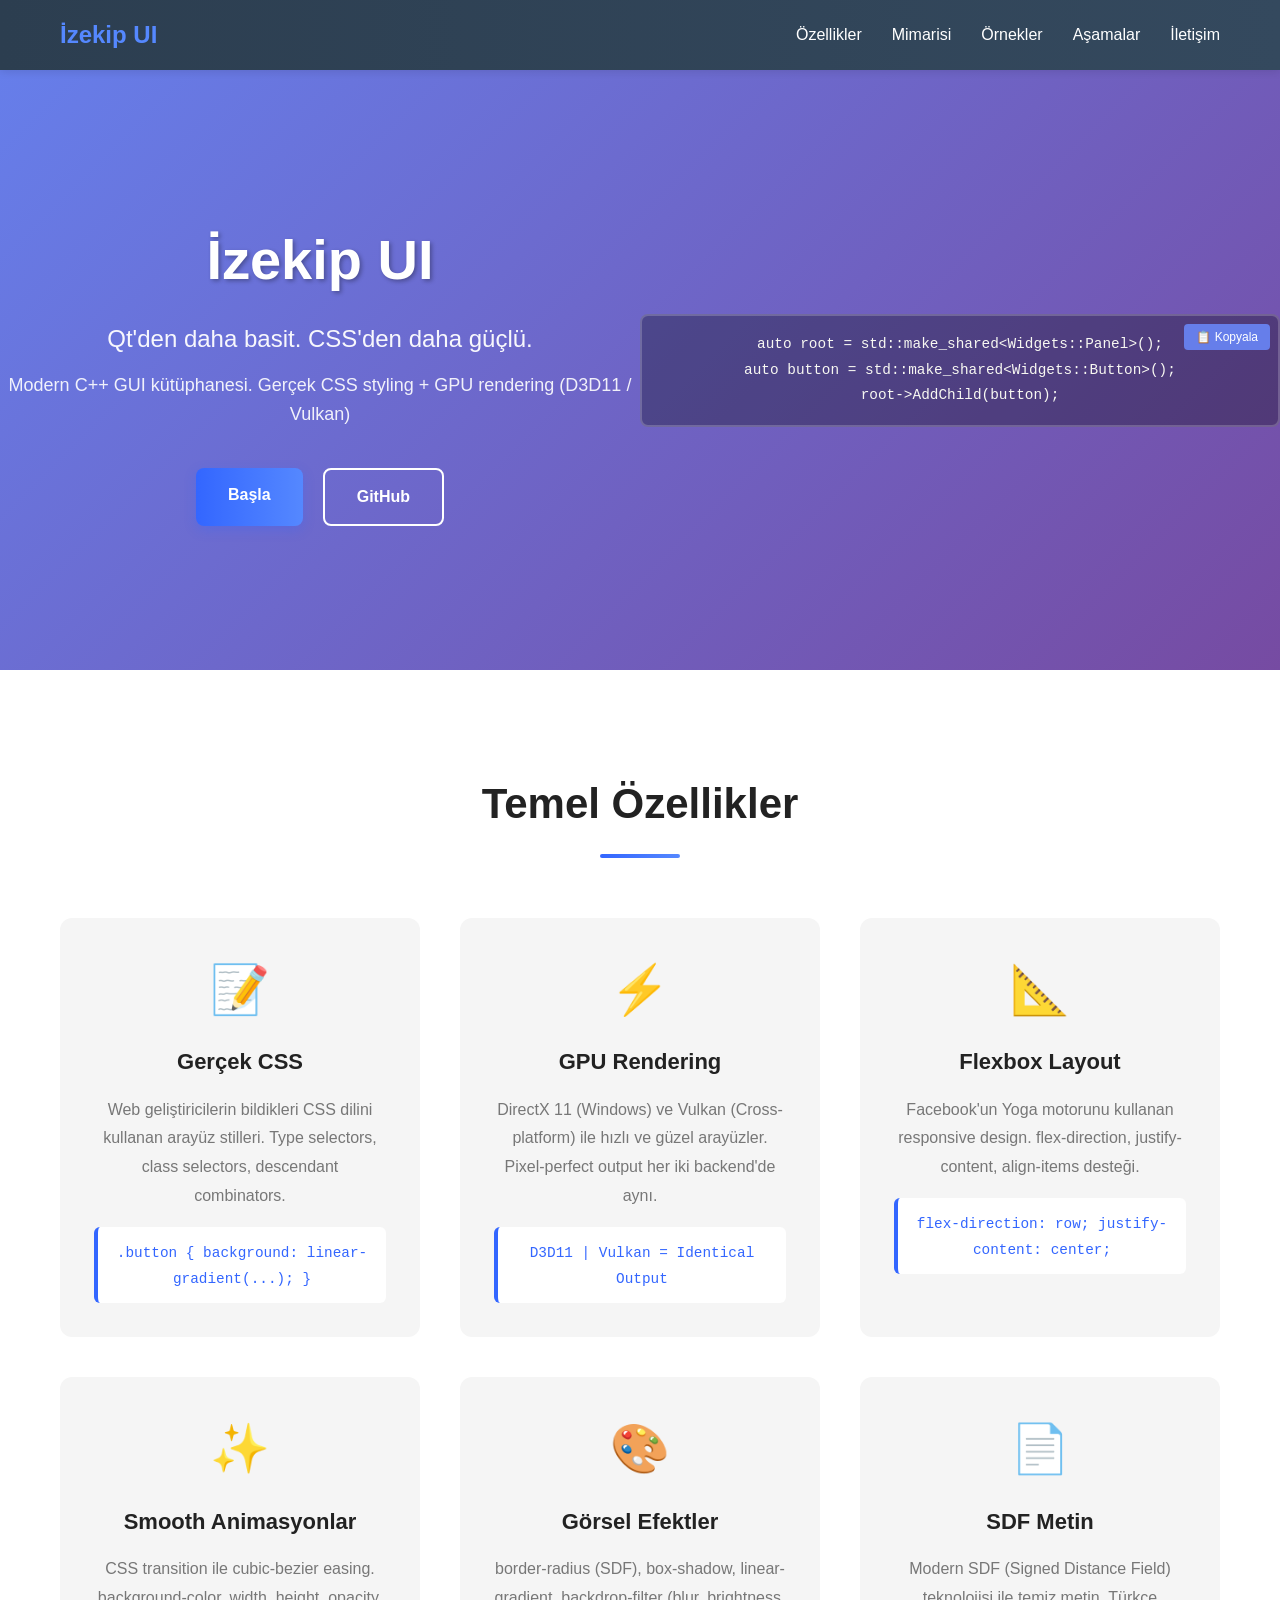
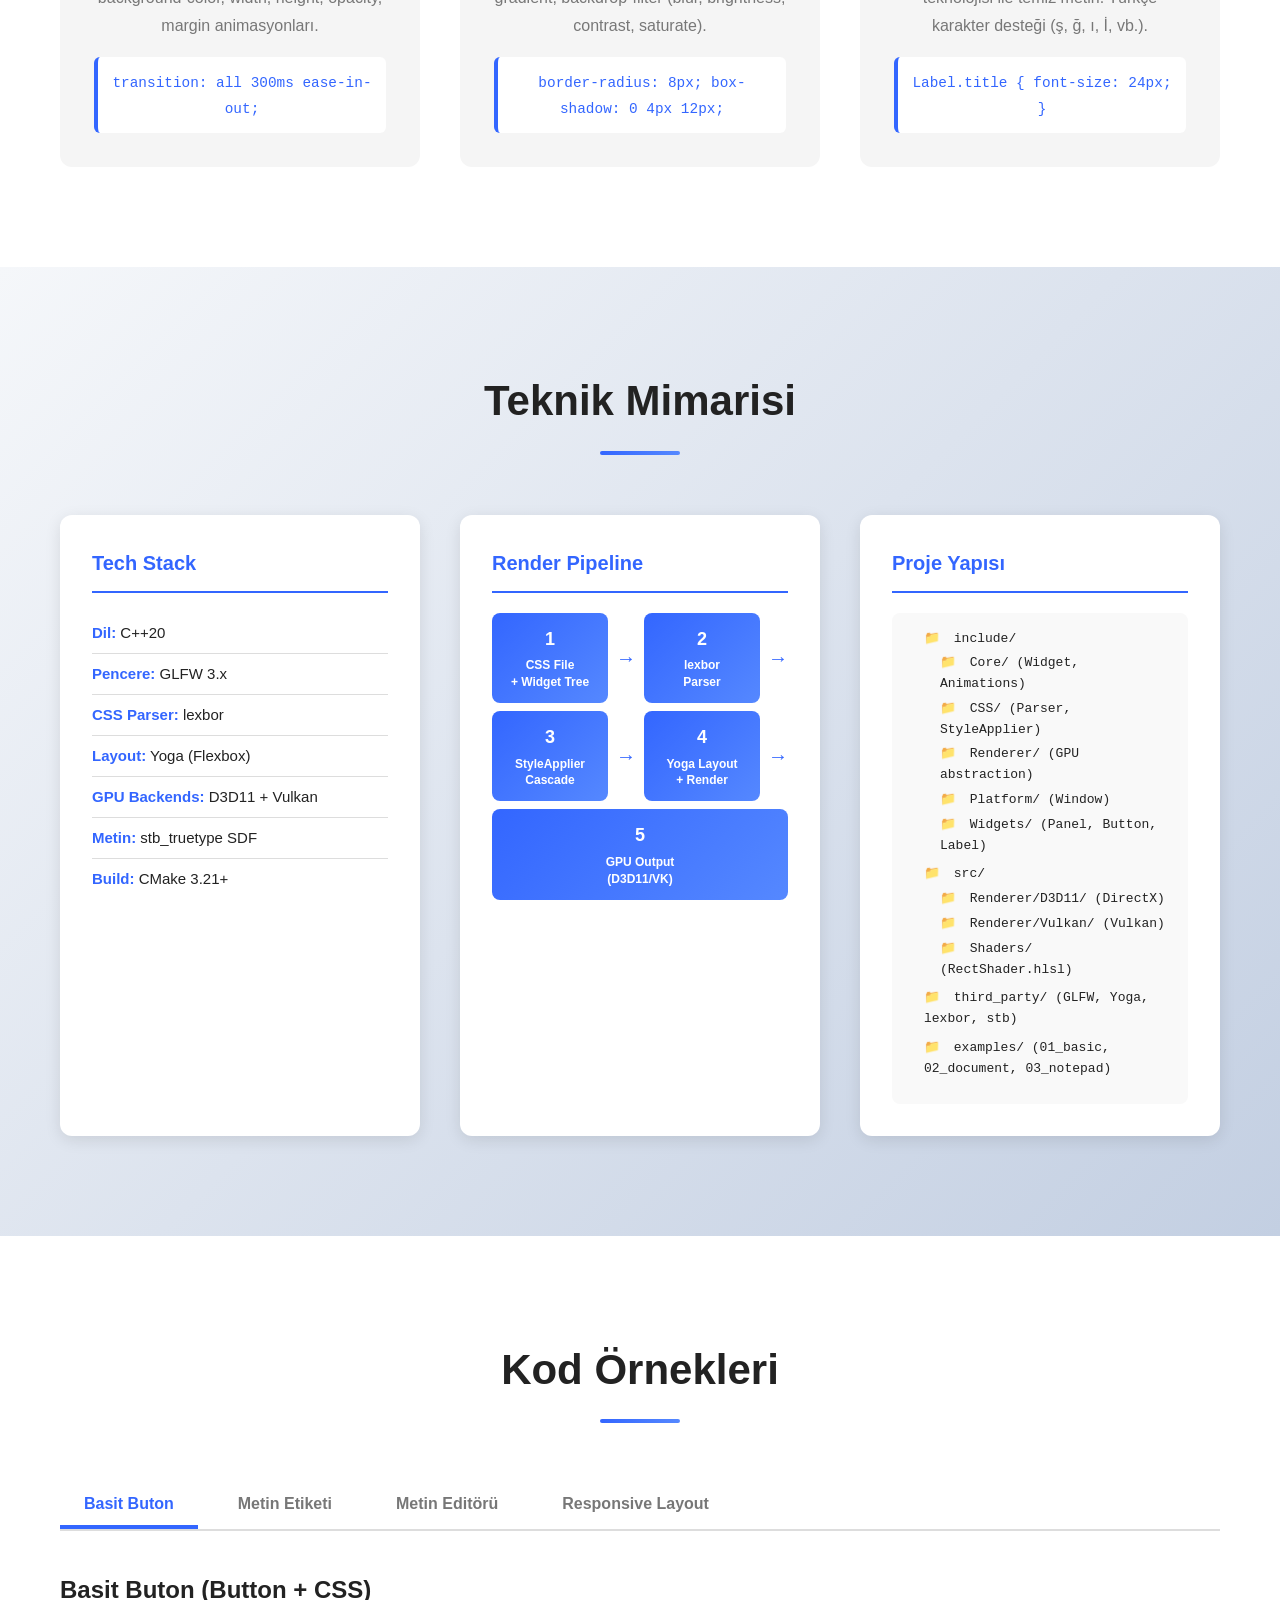
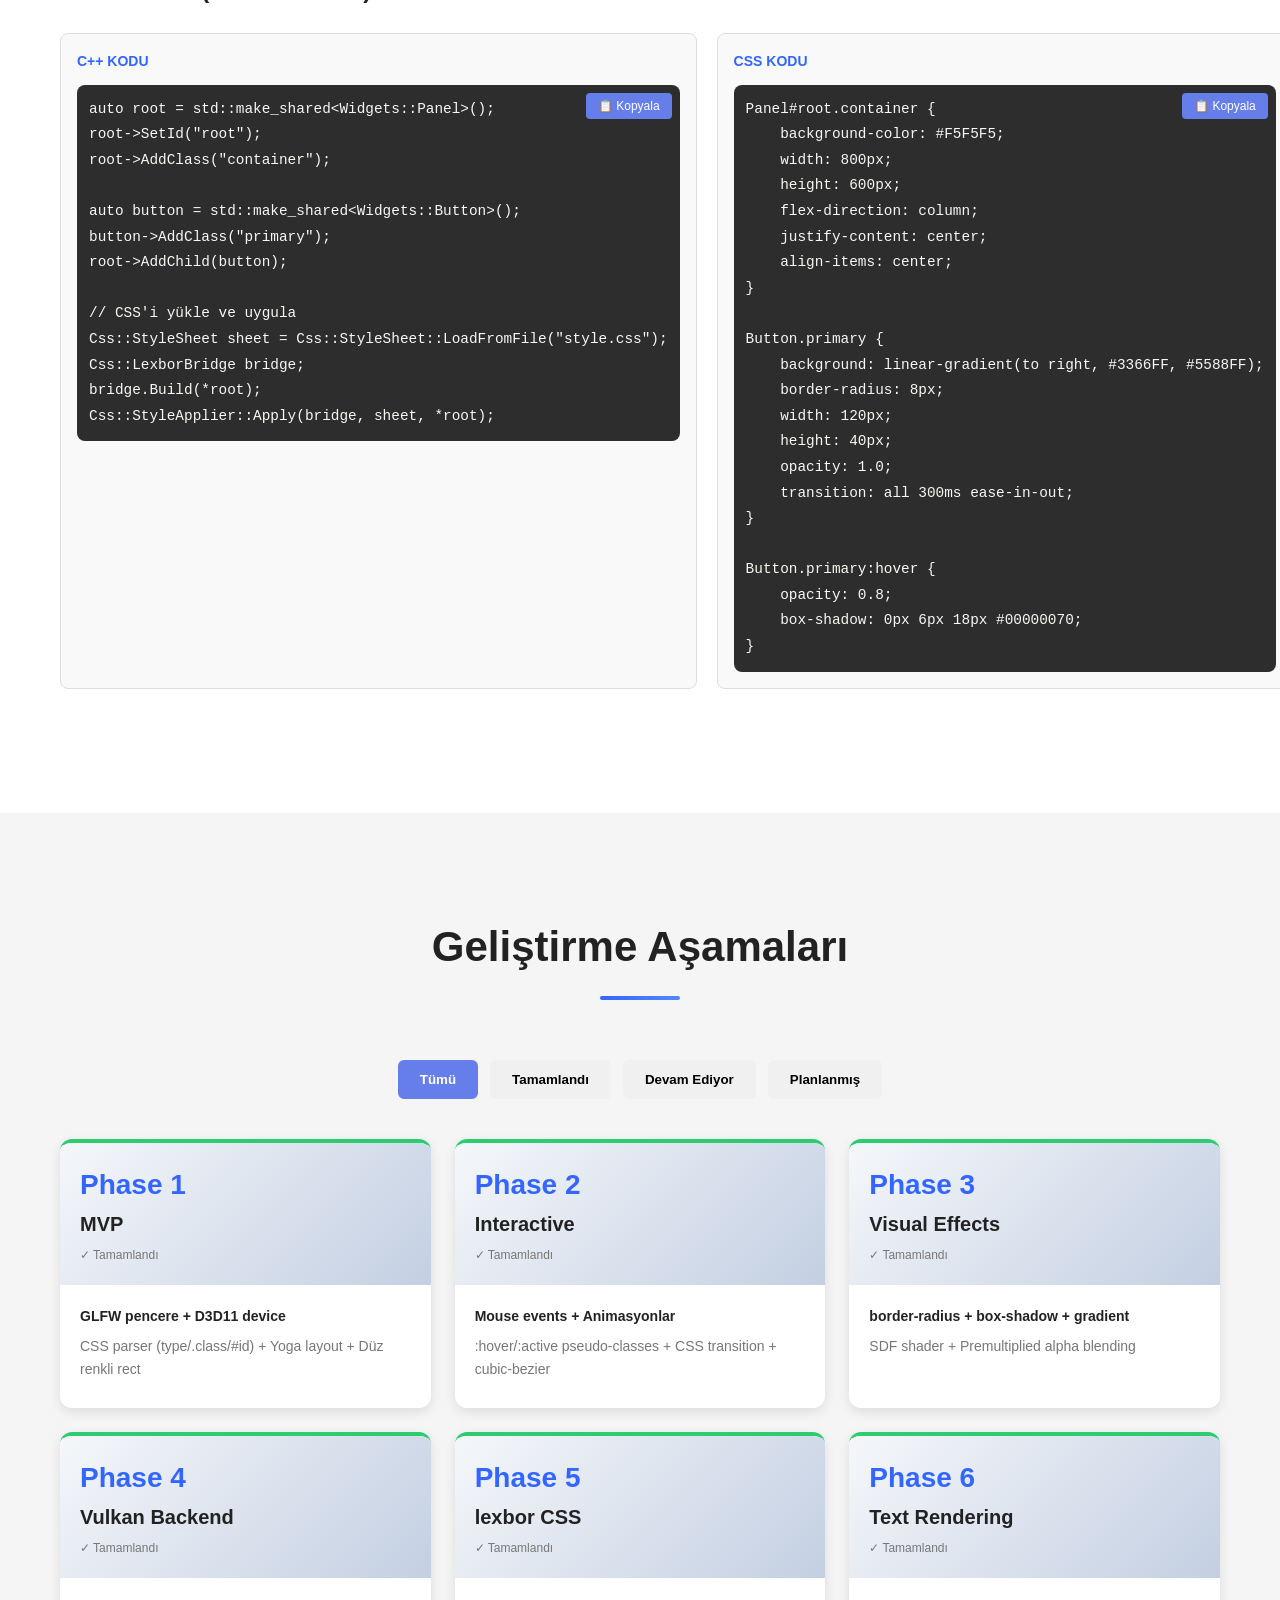
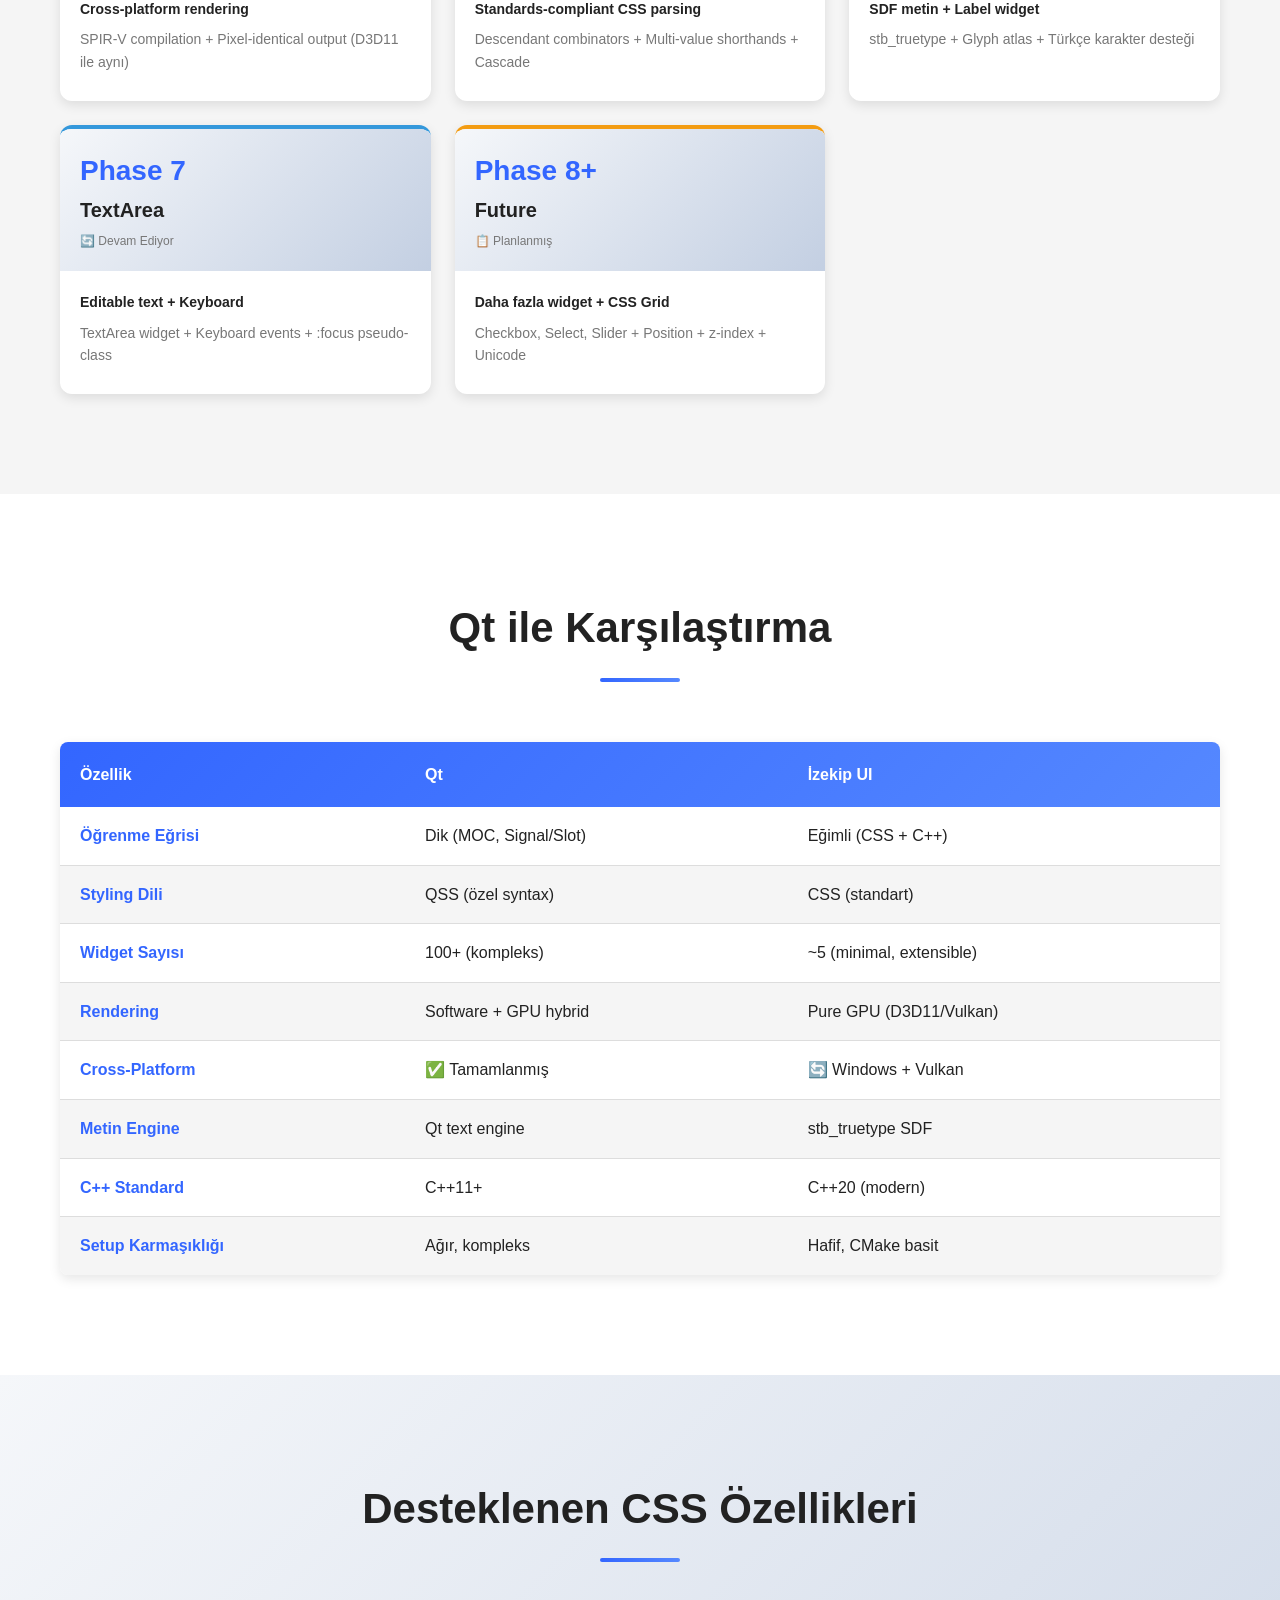
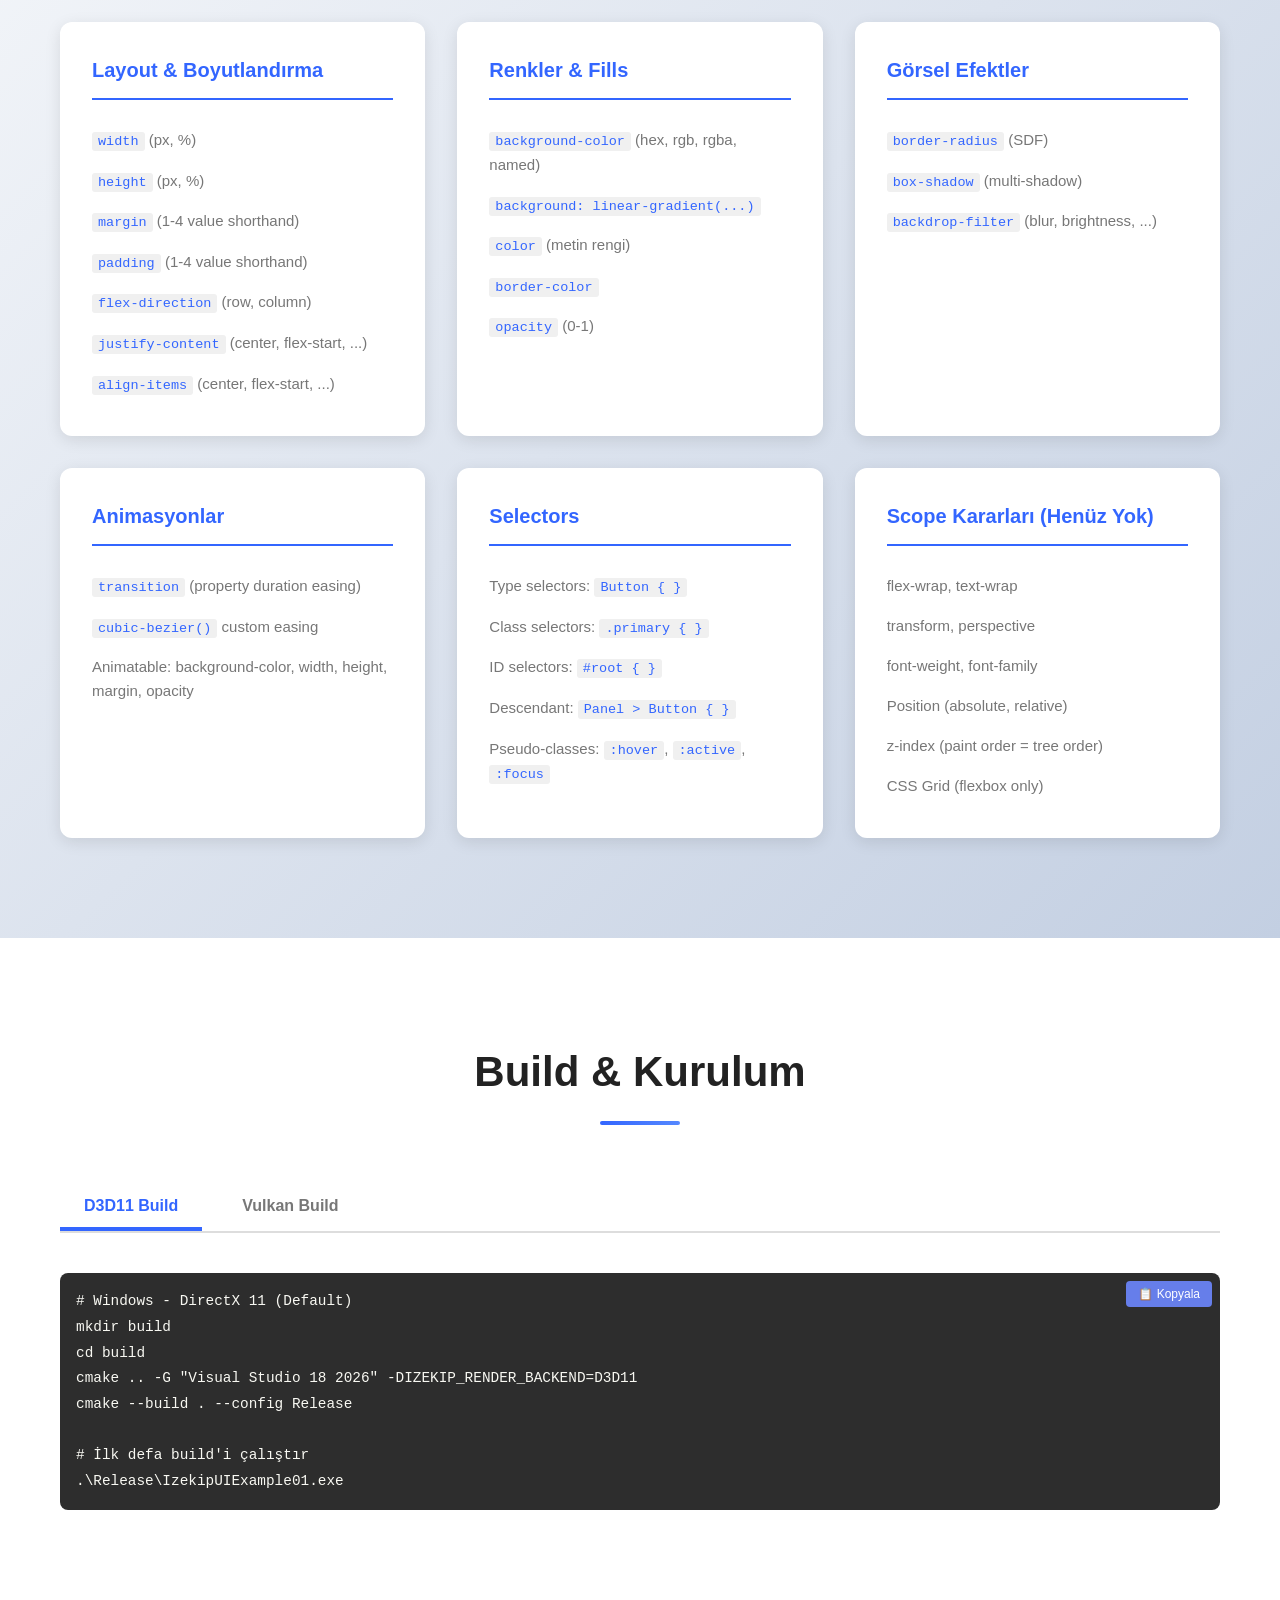
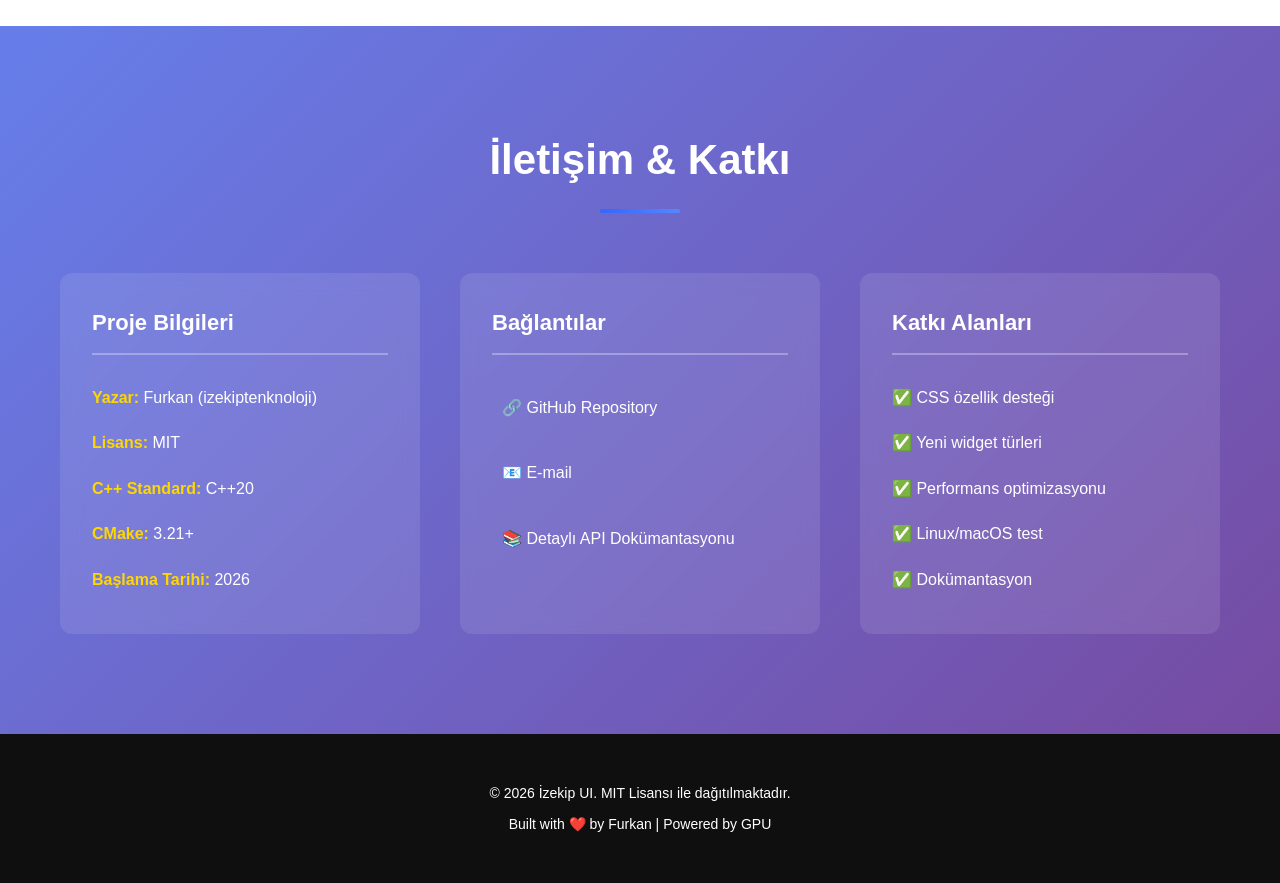
<file: index.html>
<!DOCTYPE html>
<html lang="tr">
<head>
    <meta charset="UTF-8">
    <meta name="viewport" content="width=device-width, initial-scale=1.0">
    <title>İzekip UI - Modern C++ GUI Kütüphanesi</title>
    <link rel="stylesheet" href="style.css">
</head>
<body>
    <!-- NAVIGATION BAR -->
    <nav class="navbar">
        <div class="container">
            <div class="nav-brand">İzekip UI</div>
            <ul class="nav-menu">
                <li><a href="#features" class="nav-link">Özellikler</a></li>
                <li><a href="#architecture" class="nav-link">Mimarisi</a></li>
                <li><a href="#examples" class="nav-link">Örnekler</a></li>
                <li><a href="#phases" class="nav-link">Aşamalar</a></li>
                <li><a href="#contact" class="nav-link">İletişim</a></li>
            </ul>
        </div>
    </nav>

    <!-- HERO SECTION -->
    <section class="hero">
        <div class="hero-content">
            <h1 class="hero-title">İzekip UI</h1>
            <p class="hero-subtitle">Qt'den daha basit. CSS'den daha güçlü.</p>
            <p class="hero-description">
                Modern C++ GUI kütüphanesi. Gerçek CSS styling + GPU rendering (D3D11 / Vulkan)
            </p>
            <div class="hero-buttons">
                <a href="#features" class="btn btn-primary">Başla</a>
                <a href="https://github.com/izekiptenknoloji-bit" class="btn btn-secondary">GitHub</a>
            </div>
        </div>
        <div class="hero-code">
            <pre><code class="language-cpp">auto root = std::make_shared&lt;Widgets::Panel&gt;();
auto button = std::make_shared&lt;Widgets::Button&gt;();
root-&gt;AddChild(button);</code></pre>
        </div>
    </section>

    <!-- FEATURES SECTION -->
    <section id="features" class="features">
        <div class="container">
            <h2 class="section-title">Temel Özellikler</h2>

            <div class="features-grid">
                <!-- Feature 1 -->
                <div class="feature-card" data-feature="css">
                    <div class="feature-icon">📝</div>
                    <h3>Gerçek CSS</h3>
                    <p>
                        Web geliştiricilerin bildikleri CSS dilini kullanan arayüz stilleri.
                        Type selectors, class selectors, descendant combinators.
                    </p>
                    <div class="feature-example">
                        <code>.button { background: linear-gradient(...); }</code>
                    </div>
                </div>

                <!-- Feature 2 -->
                <div class="feature-card" data-feature="gpu">
                    <div class="feature-icon">⚡</div>
                    <h3>GPU Rendering</h3>
                    <p>
                        DirectX 11 (Windows) ve Vulkan (Cross-platform) ile hızlı ve güzel
                        arayüzler. Pixel-perfect output her iki backend'de aynı.
                    </p>
                    <div class="feature-example">
                        <code>D3D11 | Vulkan = Identical Output</code>
                    </div>
                </div>

                <!-- Feature 3 -->
                <div class="feature-card" data-feature="flexbox">
                    <div class="feature-icon">📐</div>
                    <h3>Flexbox Layout</h3>
                    <p>
                        Facebook'un Yoga motorunu kullanan responsive design.
                        flex-direction, justify-content, align-items desteği.
                    </p>
                    <div class="feature-example">
                        <code>flex-direction: row; justify-content: center;</code>
                    </div>
                </div>

                <!-- Feature 4 -->
                <div class="feature-card" data-feature="animation">
                    <div class="feature-icon">✨</div>
                    <h3>Smooth Animasyonlar</h3>
                    <p>
                        CSS transition ile cubic-bezier easing.
                        background-color, width, height, opacity, margin animasyonları.
                    </p>
                    <div class="feature-example">
                        <code>transition: all 300ms ease-in-out;</code>
                    </div>
                </div>

                <!-- Feature 5 -->
                <div class="feature-card" data-feature="effects">
                    <div class="feature-icon">🎨</div>
                    <h3>Görsel Efektler</h3>
                    <p>
                        border-radius (SDF), box-shadow, linear-gradient,
                        backdrop-filter (blur, brightness, contrast, saturate).
                    </p>
                    <div class="feature-example">
                        <code>border-radius: 8px; box-shadow: 0 4px 12px;</code>
                    </div>
                </div>

                <!-- Feature 6 -->
                <div class="feature-card" data-feature="text">
                    <div class="feature-icon">📄</div>
                    <h3>SDF Metin</h3>
                    <p>
                        Modern SDF (Signed Distance Field) teknolojisi ile temiz metin.
                        Türkçe karakter desteği (ş, ğ, ı, İ, vb.).
                    </p>
                    <div class="feature-example">
                        <code>Label.title { font-size: 24px; }</code>
                    </div>
                </div>
            </div>
        </div>
    </section>

    <!-- ARCHITECTURE SECTION -->
    <section id="architecture" class="architecture">
        <div class="container">
            <h2 class="section-title">Teknik Mimarisi</h2>

            <div class="architecture-content">
                <div class="tech-stack">
                    <h3>Tech Stack</h3>
                    <ul class="tech-list">
                        <li><strong>Dil:</strong> C++20</li>
                        <li><strong>Pencere:</strong> GLFW 3.x</li>
                        <li><strong>CSS Parser:</strong> lexbor</li>
                        <li><strong>Layout:</strong> Yoga (Flexbox)</li>
                        <li><strong>GPU Backends:</strong> D3D11 + Vulkan</li>
                        <li><strong>Metin:</strong> stb_truetype SDF</li>
                        <li><strong>Build:</strong> CMake 3.21+</li>
                    </ul>
                </div>

                <div class="pipeline-diagram">
                    <h3>Render Pipeline</h3>
                    <div class="pipeline-steps">
                        <div class="pipeline-step">
                            <div class="step-number">1</div>
                            <div class="step-text">CSS File<br>+ Widget Tree</div>
                        </div>
                        <div class="pipeline-arrow">→</div>
                        <div class="pipeline-step">
                            <div class="step-number">2</div>
                            <div class="step-text">lexbor<br>Parser</div>
                        </div>
                        <div class="pipeline-arrow">→</div>
                        <div class="pipeline-step">
                            <div class="step-number">3</div>
                            <div class="step-text">StyleApplier<br>Cascade</div>
                        </div>
                        <div class="pipeline-arrow">→</div>
                        <div class="pipeline-step">
                            <div class="step-number">4</div>
                            <div class="step-text">Yoga Layout<br>+ Render</div>
                        </div>
                        <div class="pipeline-arrow">→</div>
                        <div class="pipeline-step">
                            <div class="step-number">5</div>
                            <div class="step-text">GPU Output<br>(D3D11/VK)</div>
                        </div>
                    </div>
                </div>

                <div class="file-structure">
                    <h3>Proje Yapısı</h3>
                    <div class="file-tree">
                        <div class="file-item">
                            <span class="file-icon">📁</span> include/
                            <ul>
                                <li><span class="file-icon">📁</span> Core/ (Widget, Animations)</li>
                                <li><span class="file-icon">📁</span> CSS/ (Parser, StyleApplier)</li>
                                <li><span class="file-icon">📁</span> Renderer/ (GPU abstraction)</li>
                                <li><span class="file-icon">📁</span> Platform/ (Window)</li>
                                <li><span class="file-icon">📁</span> Widgets/ (Panel, Button, Label)</li>
                            </ul>
                        </div>
                        <div class="file-item">
                            <span class="file-icon">📁</span> src/
                            <ul>
                                <li><span class="file-icon">📁</span> Renderer/D3D11/ (DirectX)</li>
                                <li><span class="file-icon">📁</span> Renderer/Vulkan/ (Vulkan)</li>
                                <li><span class="file-icon">📁</span> Shaders/ (RectShader.hlsl)</li>
                            </ul>
                        </div>
                        <div class="file-item">
                            <span class="file-icon">📁</span> third_party/ (GLFW, Yoga, lexbor, stb)
                        </div>
                        <div class="file-item">
                            <span class="file-icon">📁</span> examples/ (01_basic, 02_document, 03_notepad)
                        </div>
                    </div>
                </div>
            </div>
        </div>
    </section>

    <!-- CODE EXAMPLES SECTION -->
    <section id="examples" class="examples">
        <div class="container">
            <h2 class="section-title">Kod Örnekleri</h2>

            <div class="example-tabs">
                <div class="tab-buttons">
                    <button class="tab-btn active" data-tab="example1">Basit Buton</button>
                    <button class="tab-btn" data-tab="example2">Metin Etiketi</button>
                    <button class="tab-btn" data-tab="example3">Metin Editörü</button>
                    <button class="tab-btn" data-tab="example4">Responsive Layout</button>
                </div>

                <!-- Example 1 -->
                <div class="tab-content active" id="example1">
                    <h3>Basit Buton (Button + CSS)</h3>

                    <div class="code-split">
                        <div class="code-panel">
                            <h4>C++ Kodu</h4>
                            <pre><code class="language-cpp">auto root = std::make_shared&lt;Widgets::Panel&gt;();
root-&gt;SetId("root");
root-&gt;AddClass("container");

auto button = std::make_shared&lt;Widgets::Button&gt;();
button-&gt;AddClass("primary");
root-&gt;AddChild(button);

// CSS'i yükle ve uygula
Css::StyleSheet sheet = Css::StyleSheet::LoadFromFile("style.css");
Css::LexborBridge bridge;
bridge.Build(*root);
Css::StyleApplier::Apply(bridge, sheet, *root);</code></pre>
                        </div>

                        <div class="code-panel">
                            <h4>CSS Kodu</h4>
                            <pre><code class="language-css">Panel#root.container {
    background-color: #F5F5F5;
    width: 800px;
    height: 600px;
    flex-direction: column;
    justify-content: center;
    align-items: center;
}

Button.primary {
    background: linear-gradient(to right, #3366FF, #5588FF);
    border-radius: 8px;
    width: 120px;
    height: 40px;
    opacity: 1.0;
    transition: all 300ms ease-in-out;
}

Button.primary:hover {
    opacity: 0.8;
    box-shadow: 0px 6px 18px #00000070;
}</code></pre>
                        </div>
                    </div>
                </div>

                <!-- Example 2 -->
                <div class="tab-content" id="example2">
                    <h3>Metin Etiketi (Label)</h3>

                    <div class="code-split">
                        <div class="code-panel">
                            <h4>C++ Kodu</h4>
                            <pre><code class="language-cpp">auto label = std::make_shared&lt;Widgets::Label&gt;();
label-&gt;SetText("Merhaba, İzekip UI!");
label-&gt;AddClass("title");
root-&gt;AddChild(label);</code></pre>
                        </div>

                        <div class="code-panel">
                            <h4>CSS Kodu</h4>
                            <pre><code class="language-css">Label.title {
    color: #222222;
    font-size: 24px;
    opacity: 1.0;
    transition: opacity 200ms ease-in-out;
}

Label.title:hover {
    opacity: 0.7;
}</code></pre>
                        </div>
                    </div>

                    <div class="info-box">
                        <strong>💡 SDF Metin Rendering:</strong> stb_truetype ile rasterize edilen yazı,
                        512x512 SDF texture'da saklanır. Zoom'da bile temiz görünür.
                    </div>
                </div>

                <!-- Example 3 -->
                <div class="tab-content" id="example3">
                    <h3>Metin Editörü (TextArea)</h3>

                    <div class="code-split">
                        <div class="code-panel">
                            <h4>C++ Kodu</h4>
                            <pre><code class="language-cpp">auto editor = std::make_shared&lt;Widgets::TextArea&gt;();
editor-&gt;AddClass("code-editor");
editor-&gt;SetFocused(true);
root-&gt;AddChild(editor);

// TextArea işlemleri:
// - Keyboard input: a-z, 0-9, Turkish chars
// - Keys: Enter, Backspace, Delete, Arrows
// - İçinde TextBuffer var</code></pre>
                        </div>

                        <div class="code-panel">
                            <h4>CSS Kodu</h4>
                            <pre><code class="language-css">TextArea.code-editor {
    background-color: #1E1E1E;
    color: #D4D4D4;
    width: 100%;
    height: 400px;
    padding: 12px;
    border-radius: 4px;
    transition: all 200ms;
}

TextArea.code-editor:focus {
    box-shadow: 0px 0px 0px 3px #0066FF;
    background-color: #252526;
}</code></pre>
                        </div>
                    </div>
                </div>

                <!-- Example 4 -->
                <div class="tab-content" id="example4">
                    <h3>Responsive Flexbox Layout</h3>

                    <div class="code-split">
                        <div class="code-panel">
                            <h4>C++ Kodu</h4>
                            <pre><code class="language-cpp">auto header = std::make_shared&lt;Widgets::Panel&gt;();
header-&gt;AddClass("header");

auto sidebar = std::make_shared&lt;Widgets::Panel&gt;();
sidebar-&gt;AddClass("sidebar");

auto content = std::make_shared&lt;Widgets::Panel&gt;();
content-&gt;AddClass("content");

root-&gt;AddChild(header);
root-&gt;AddChild(sidebar);
root-&gt;AddChild(content);</code></pre>
                        </div>

                        <div class="code-panel">
                            <h4>CSS Kodu</h4>
                            <pre><code class="language-css">Panel#root {
    flex-direction: column;
    width: 100%;
    height: 100%;
}

Panel.header {
    background-color: #2C3E50;
    width: 100%;
    height: 60px;
}

Panel.sidebar {
    background-color: #34495E;
    width: 250px;
    padding: 20px;
}

Panel.content {
    background-color: #ECF0F1;
    flex: 1;
    padding: 20px;
}</code></pre>
                        </div>
                    </div>

                    <div class="layout-preview">
                        <div class="preview-header">HEADER</div>
                        <div class="preview-row">
                            <div class="preview-sidebar">SIDEBAR</div>
                            <div class="preview-content">CONTENT (flex: 1)</div>
                        </div>
                    </div>
                </div>
            </div>
        </div>
    </section>

    <!-- PHASES SECTION -->
    <section id="phases" class="phases">
        <div class="container">
            <h2 class="section-title">Geliştirme Aşamaları</h2>

            <div class="phases-timeline">
                <div class="phase-item completed">
                    <div class="phase-header">
                        <div class="phase-number">Phase 1</div>
                        <div class="phase-title">MVP</div>
                        <div class="phase-status">✓ Tamamlandı</div>
                    </div>
                    <div class="phase-content">
                        <p><strong>GLFW pencere + D3D11 device</strong></p>
                        <p>CSS parser (type/.class/#id) + Yoga layout + Düz renkli rect</p>
                    </div>
                </div>

                <div class="phase-item completed">
                    <div class="phase-header">
                        <div class="phase-number">Phase 2</div>
                        <div class="phase-title">Interactive</div>
                        <div class="phase-status">✓ Tamamlandı</div>
                    </div>
                    <div class="phase-content">
                        <p><strong>Mouse events + Animasyonlar</strong></p>
                        <p>:hover/:active pseudo-classes + CSS transition + cubic-bezier</p>
                    </div>
                </div>

                <div class="phase-item completed">
                    <div class="phase-header">
                        <div class="phase-number">Phase 3</div>
                        <div class="phase-title">Visual Effects</div>
                        <div class="phase-status">✓ Tamamlandı</div>
                    </div>
                    <div class="phase-content">
                        <p><strong>border-radius + box-shadow + gradient</strong></p>
                        <p>SDF shader + Premultiplied alpha blending</p>
                    </div>
                </div>

                <div class="phase-item completed">
                    <div class="phase-header">
                        <div class="phase-number">Phase 4</div>
                        <div class="phase-title">Vulkan Backend</div>
                        <div class="phase-status">✓ Tamamlandı</div>
                    </div>
                    <div class="phase-content">
                        <p><strong>Cross-platform rendering</strong></p>
                        <p>SPIR-V compilation + Pixel-identical output (D3D11 ile aynı)</p>
                    </div>
                </div>

                <div class="phase-item completed">
                    <div class="phase-header">
                        <div class="phase-number">Phase 5</div>
                        <div class="phase-title">lexbor CSS</div>
                        <div class="phase-status">✓ Tamamlandı</div>
                    </div>
                    <div class="phase-content">
                        <p><strong>Standards-compliant CSS parsing</strong></p>
                        <p>Descendant combinators + Multi-value shorthands + Cascade</p>
                    </div>
                </div>

                <div class="phase-item completed">
                    <div class="phase-header">
                        <div class="phase-number">Phase 6</div>
                        <div class="phase-title">Text Rendering</div>
                        <div class="phase-status">✓ Tamamlandı</div>
                    </div>
                    <div class="phase-content">
                        <p><strong>SDF metin + Label widget</strong></p>
                        <p>stb_truetype + Glyph atlas + Türkçe karakter desteği</p>
                    </div>
                </div>

                <div class="phase-item in-progress">
                    <div class="phase-header">
                        <div class="phase-number">Phase 7</div>
                        <div class="phase-title">TextArea</div>
                        <div class="phase-status">🔄 Devam Ediyor</div>
                    </div>
                    <div class="phase-content">
                        <p><strong>Editable text + Keyboard</strong></p>
                        <p>TextArea widget + Keyboard events + :focus pseudo-class</p>
                    </div>
                </div>

                <div class="phase-item planned">
                    <div class="phase-header">
                        <div class="phase-number">Phase 8+</div>
                        <div class="phase-title">Future</div>
                        <div class="phase-status">📋 Planlanmış</div>
                    </div>
                    <div class="phase-content">
                        <p><strong>Daha fazla widget + CSS Grid</strong></p>
                        <p>Checkbox, Select, Slider + Position + z-index + Unicode</p>
                    </div>
                </div>
            </div>
        </div>
    </section>

    <!-- COMPARISON SECTION -->
    <section class="comparison">
        <div class="container">
            <h2 class="section-title">Qt ile Karşılaştırma</h2>

            <table class="comparison-table">
                <thead>
                    <tr>
                        <th>Özellik</th>
                        <th>Qt</th>
                        <th>İzekip UI</th>
                    </tr>
                </thead>
                <tbody>
                    <tr>
                        <td><strong>Öğrenme Eğrisi</strong></td>
                        <td>Dik (MOC, Signal/Slot)</td>
                        <td>Eğimli (CSS + C++)</td>
                    </tr>
                    <tr>
                        <td><strong>Styling Dili</strong></td>
                        <td>QSS (özel syntax)</td>
                        <td>CSS (standart)</td>
                    </tr>
                    <tr>
                        <td><strong>Widget Sayısı</strong></td>
                        <td>100+ (kompleks)</td>
                        <td>~5 (minimal, extensible)</td>
                    </tr>
                    <tr>
                        <td><strong>Rendering</strong></td>
                        <td>Software + GPU hybrid</td>
                        <td>Pure GPU (D3D11/Vulkan)</td>
                    </tr>
                    <tr>
                        <td><strong>Cross-Platform</strong></td>
                        <td>✅ Tamamlanmış</td>
                        <td>🔄 Windows + Vulkan</td>
                    </tr>
                    <tr>
                        <td><strong>Metin Engine</strong></td>
                        <td>Qt text engine</td>
                        <td>stb_truetype SDF</td>
                    </tr>
                    <tr>
                        <td><strong>C++ Standard</strong></td>
                        <td>C++11+</td>
                        <td>C++20 (modern)</td>
                    </tr>
                    <tr>
                        <td><strong>Setup Karmaşıklığı</strong></td>
                        <td>Ağır, kompleks</td>
                        <td>Hafif, CMake basit</td>
                    </tr>
                </tbody>
            </table>
        </div>
    </section>

    <!-- SUPPORTED CSS SECTION -->
    <section class="supported-css">
        <div class="container">
            <h2 class="section-title">Desteklenen CSS Özellikleri</h2>

            <div class="css-categories">
                <div class="css-category">
                    <h3>Layout & Boyutlandırma</h3>
                    <ul>
                        <li><code>width</code> (px, %)</li>
                        <li><code>height</code> (px, %)</li>
                        <li><code>margin</code> (1-4 value shorthand)</li>
                        <li><code>padding</code> (1-4 value shorthand)</li>
                        <li><code>flex-direction</code> (row, column)</li>
                        <li><code>justify-content</code> (center, flex-start, ...)</li>
                        <li><code>align-items</code> (center, flex-start, ...)</li>
                    </ul>
                </div>

                <div class="css-category">
                    <h3>Renkler & Fills</h3>
                    <ul>
                        <li><code>background-color</code> (hex, rgb, rgba, named)</li>
                        <li><code>background: linear-gradient(...)</code></li>
                        <li><code>color</code> (metin rengi)</li>
                        <li><code>border-color</code></li>
                        <li><code>opacity</code> (0-1)</li>
                    </ul>
                </div>

                <div class="css-category">
                    <h3>Görsel Efektler</h3>
                    <ul>
                        <li><code>border-radius</code> (SDF)</li>
                        <li><code>box-shadow</code> (multi-shadow)</li>
                        <li><code>backdrop-filter</code> (blur, brightness, ...)</li>
                    </ul>
                </div>

                <div class="css-category">
                    <h3>Animasyonlar</h3>
                    <ul>
                        <li><code>transition</code> (property duration easing)</li>
                        <li><code>cubic-bezier()</code> custom easing</li>
                        <li>Animatable: background-color, width, height, margin, opacity</li>
                    </ul>
                </div>

                <div class="css-category">
                    <h3>Selectors</h3>
                    <ul>
                        <li>Type selectors: <code>Button { }</code></li>
                        <li>Class selectors: <code>.primary { }</code></li>
                        <li>ID selectors: <code>#root { }</code></li>
                        <li>Descendant: <code>Panel > Button { }</code></li>
                        <li>Pseudo-classes: <code>:hover</code>, <code>:active</code>, <code>:focus</code></li>
                    </ul>
                </div>

                <div class="css-category">
                    <h3>Scope Kararları (Henüz Yok)</h3>
                    <ul>
                        <li>flex-wrap, text-wrap</li>
                        <li>transform, perspective</li>
                        <li>font-weight, font-family</li>
                        <li>Position (absolute, relative)</li>
                        <li>z-index (paint order = tree order)</li>
                        <li>CSS Grid (flexbox only)</li>
                    </ul>
                </div>
            </div>
        </div>
    </section>

    <!-- BUILD & INSTALL SECTION -->
    <section class="build-section">
        <div class="container">
            <h2 class="section-title">Build & Kurulum</h2>

            <div class="build-tabs">
                <button class="build-tab-btn active" data-build-tab="build-d3d11">D3D11 Build</button>
                <button class="build-tab-btn" data-build-tab="build-vulkan">Vulkan Build</button>
            </div>

            <div class="build-tab-content active" id="build-d3d11">
                <pre><code class="language-bash"># Windows - DirectX 11 (Default)
mkdir build
cd build
cmake .. -G "Visual Studio 18 2026" -DIZEKIP_RENDER_BACKEND=D3D11
cmake --build . --config Release

# İlk defa build'i çalıştır
.\Release\IzekipUIExample01.exe</code></pre>
            </div>

            <div class="build-tab-content" id="build-vulkan">
                <pre><code class="language-bash"># Vulkan SDK'yı ayarla (eğer env var set değilse)
$env:VULKAN_SDK = "C:\VulkanSDK\1.4.363.0"

# Build dizini oluştur
mkdir build-vulkan
cd build-vulkan

# CMake'i Vulkan ile configure et
cmake .. -G "Visual Studio 18 2026" -DIZEKIP_RENDER_BACKEND=VULKAN

# Build et
cmake --build . --config Release

# Çalıştır (her iki backend aynı output'u vermiş olmalı)
.\Release\IzekipUIExample01.exe</code></pre>
            </div>
        </div>
    </section>

    <!-- CONTACT SECTION -->
    <section id="contact" class="contact">
        <div class="container">
            <h2 class="section-title">İletişim & Katkı</h2>

            <div class="contact-content">
                <div class="contact-info">
                    <h3>Proje Bilgileri</h3>
                    <ul>
                        <li><strong>Yazar:</strong> Furkan (izekiptenknoloji)</li>
                        <li><strong>Lisans:</strong> MIT</li>
                        <li><strong>C++ Standard:</strong> C++20</li>
                        <li><strong>CMake:</strong> 3.21+</li>
                        <li><strong>Başlama Tarihi:</strong> 2026</li>
                    </ul>
                </div>

                <div class="contact-links">
                    <h3>Bağlantılar</h3>
                    <ul>
                        <li>
                            <a href="https://github.com/izekiptenknoloji-bit" target="_blank">
                                🔗 GitHub Repository
                            </a>
                        </li>
                        <li>
                            <a href="mailto:izekiptenknoloji@gmail.com">
                                📧 E-mail
                            </a>
                        </li>
                        <li>
                            <a href="#architecture">
                                📚 Detaylı API Dokümantasyonu
                            </a>
                        </li>
                    </ul>
                </div>

                <div class="contribution">
                    <h3>Katkı Alanları</h3>
                    <ul>
                        <li>✅ CSS özellik desteği</li>
                        <li>✅ Yeni widget türleri</li>
                        <li>✅ Performans optimizasyonu</li>
                        <li>✅ Linux/macOS test</li>
                        <li>✅ Dokümantasyon</li>
                    </ul>
                </div>
            </div>
        </div>
    </section>

    <!-- FOOTER -->
    <footer class="footer">
        <div class="container">
            <p>&copy; 2026 İzekip UI. MIT Lisansı ile dağıtılmaktadır.</p>
            <p>Built with <span class="heart">❤️</span> by Furkan | Powered by GPU</p>
        </div>
    </footer>

    <!-- SCRIPT -->
    <script src="script.js"></script>
</body>
</html>
</file>
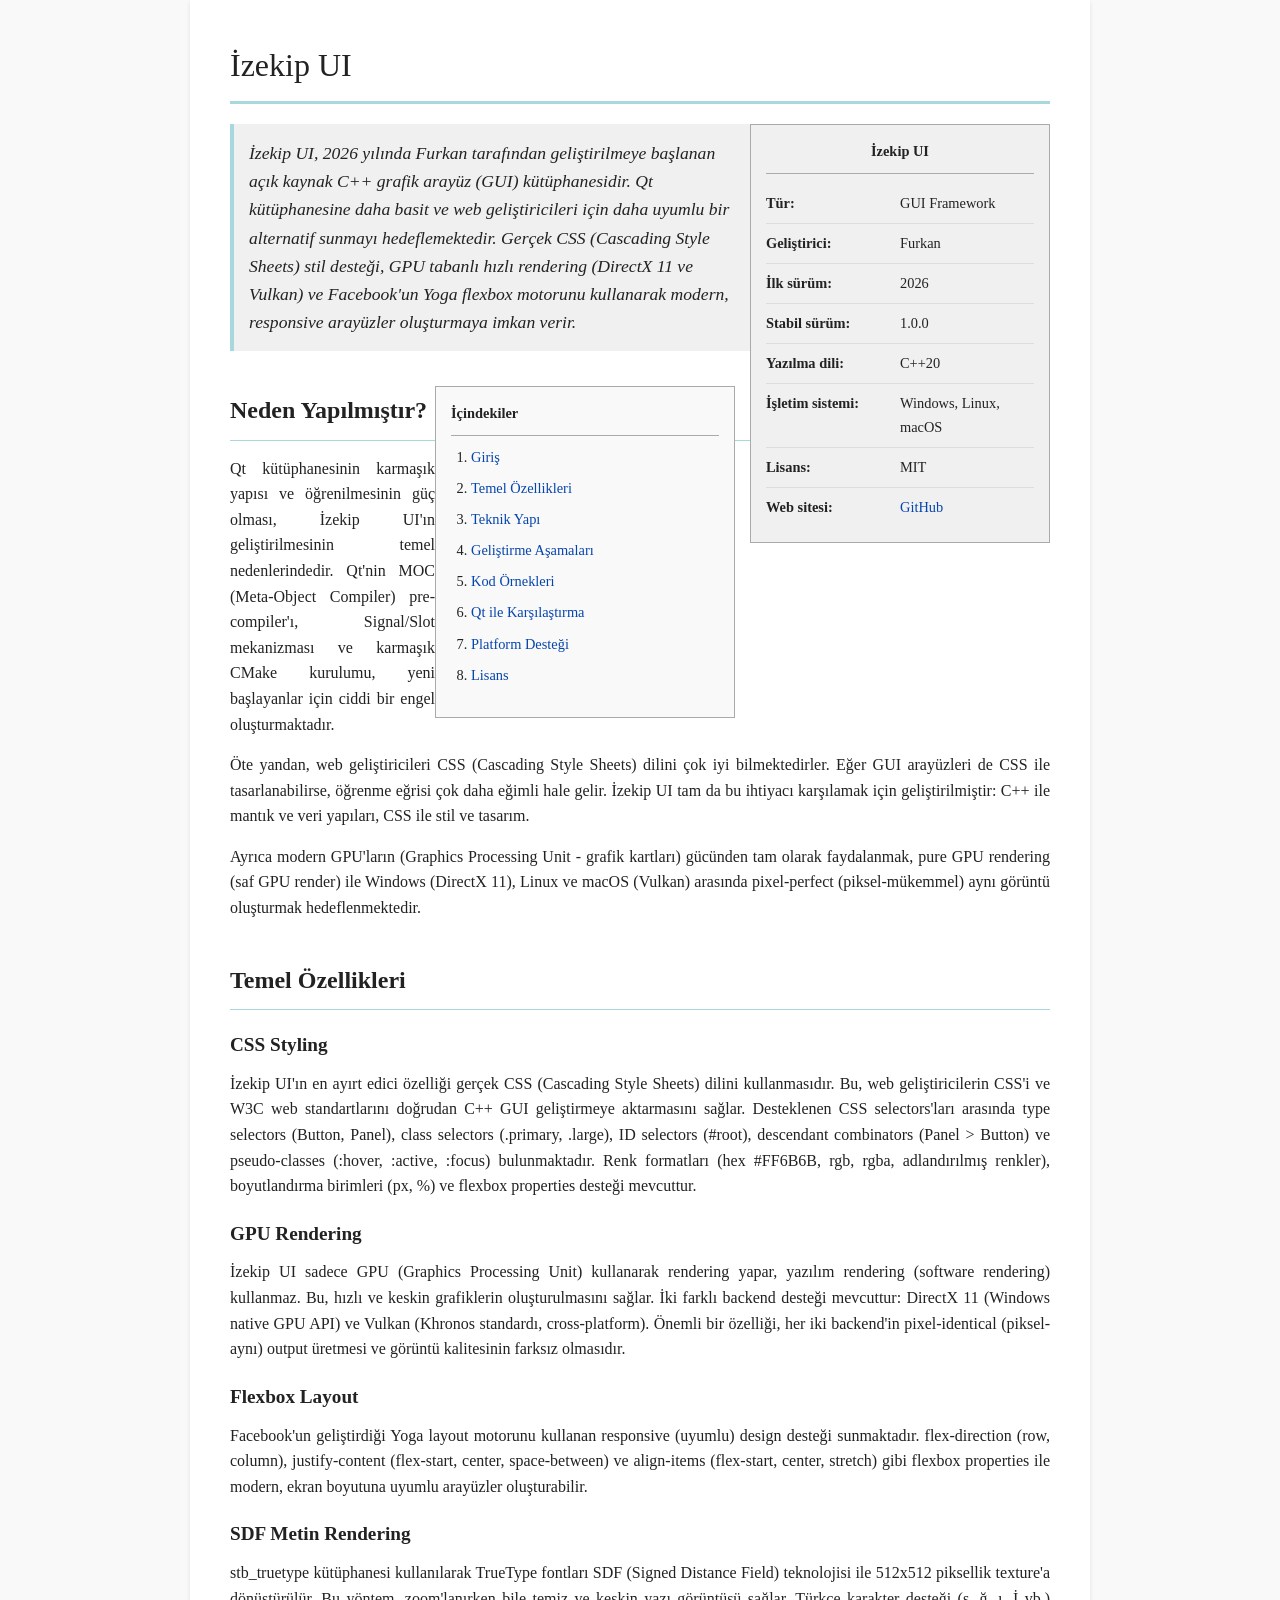
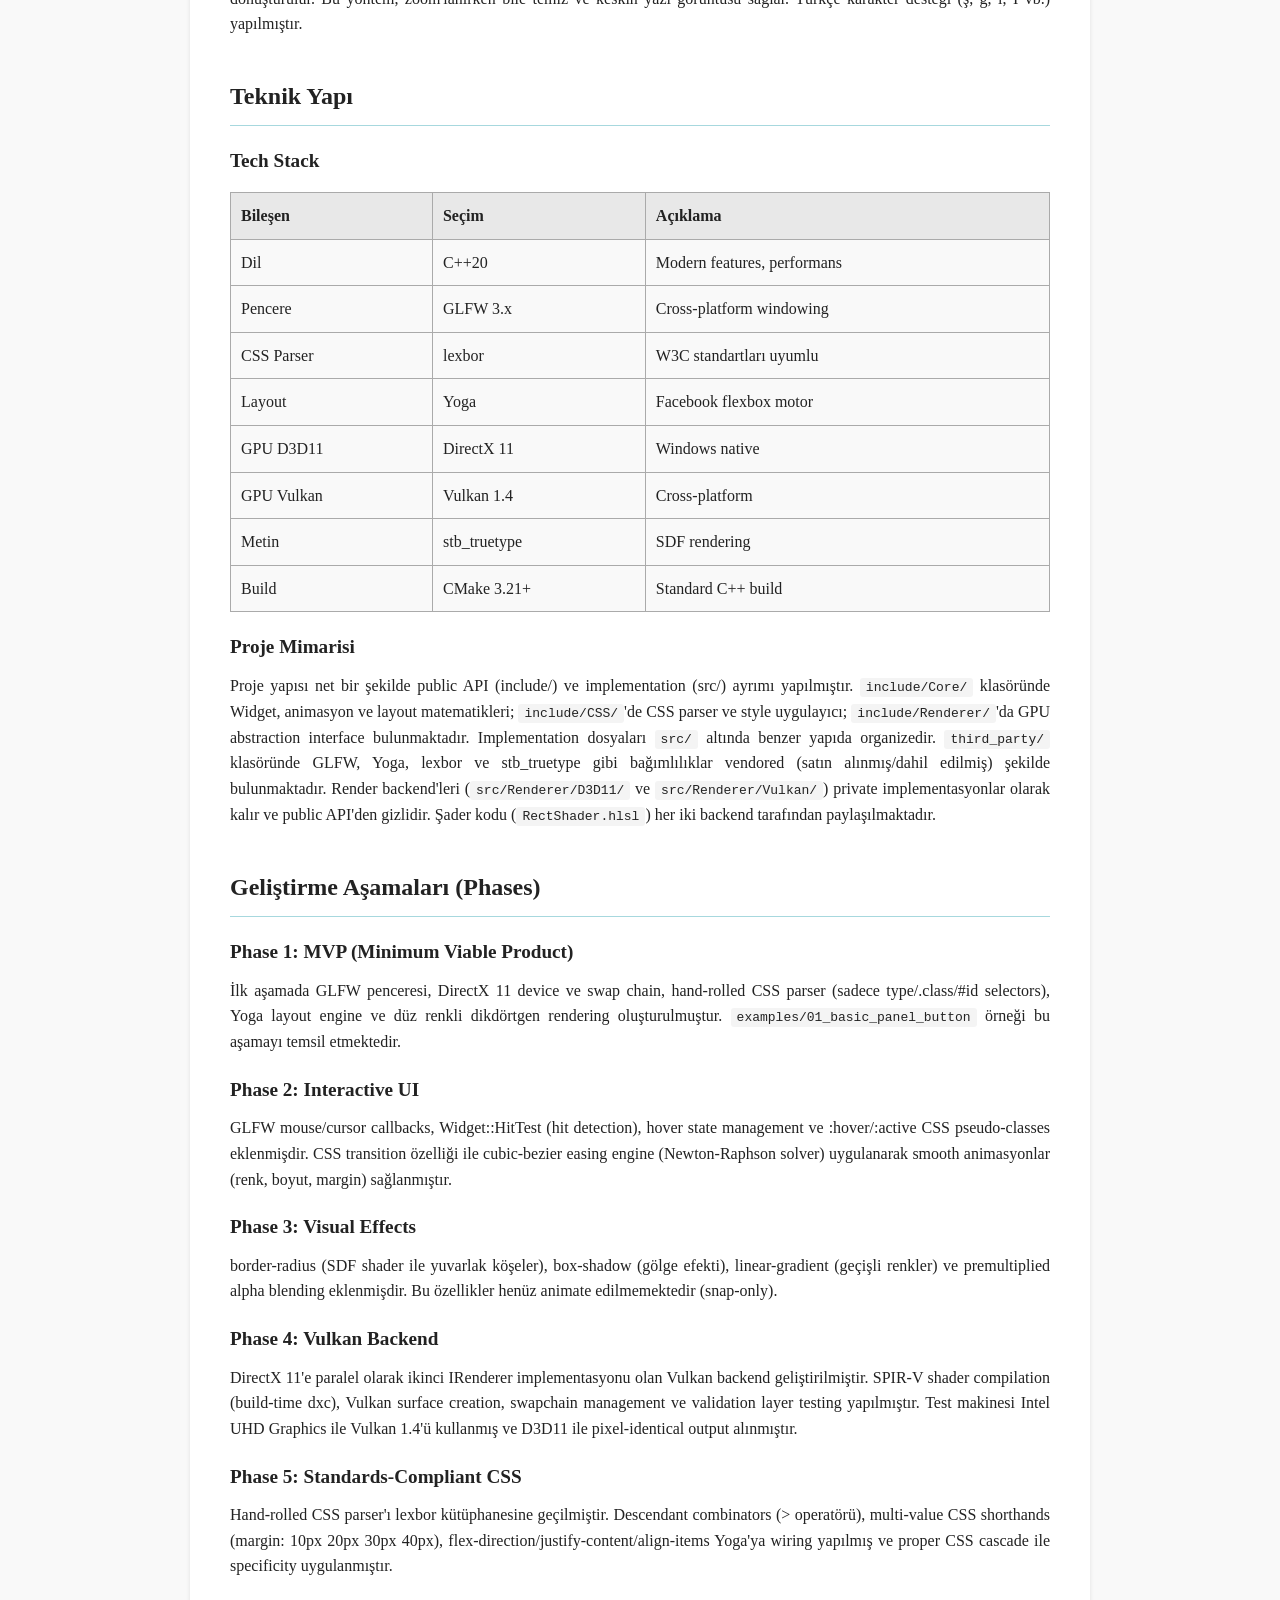
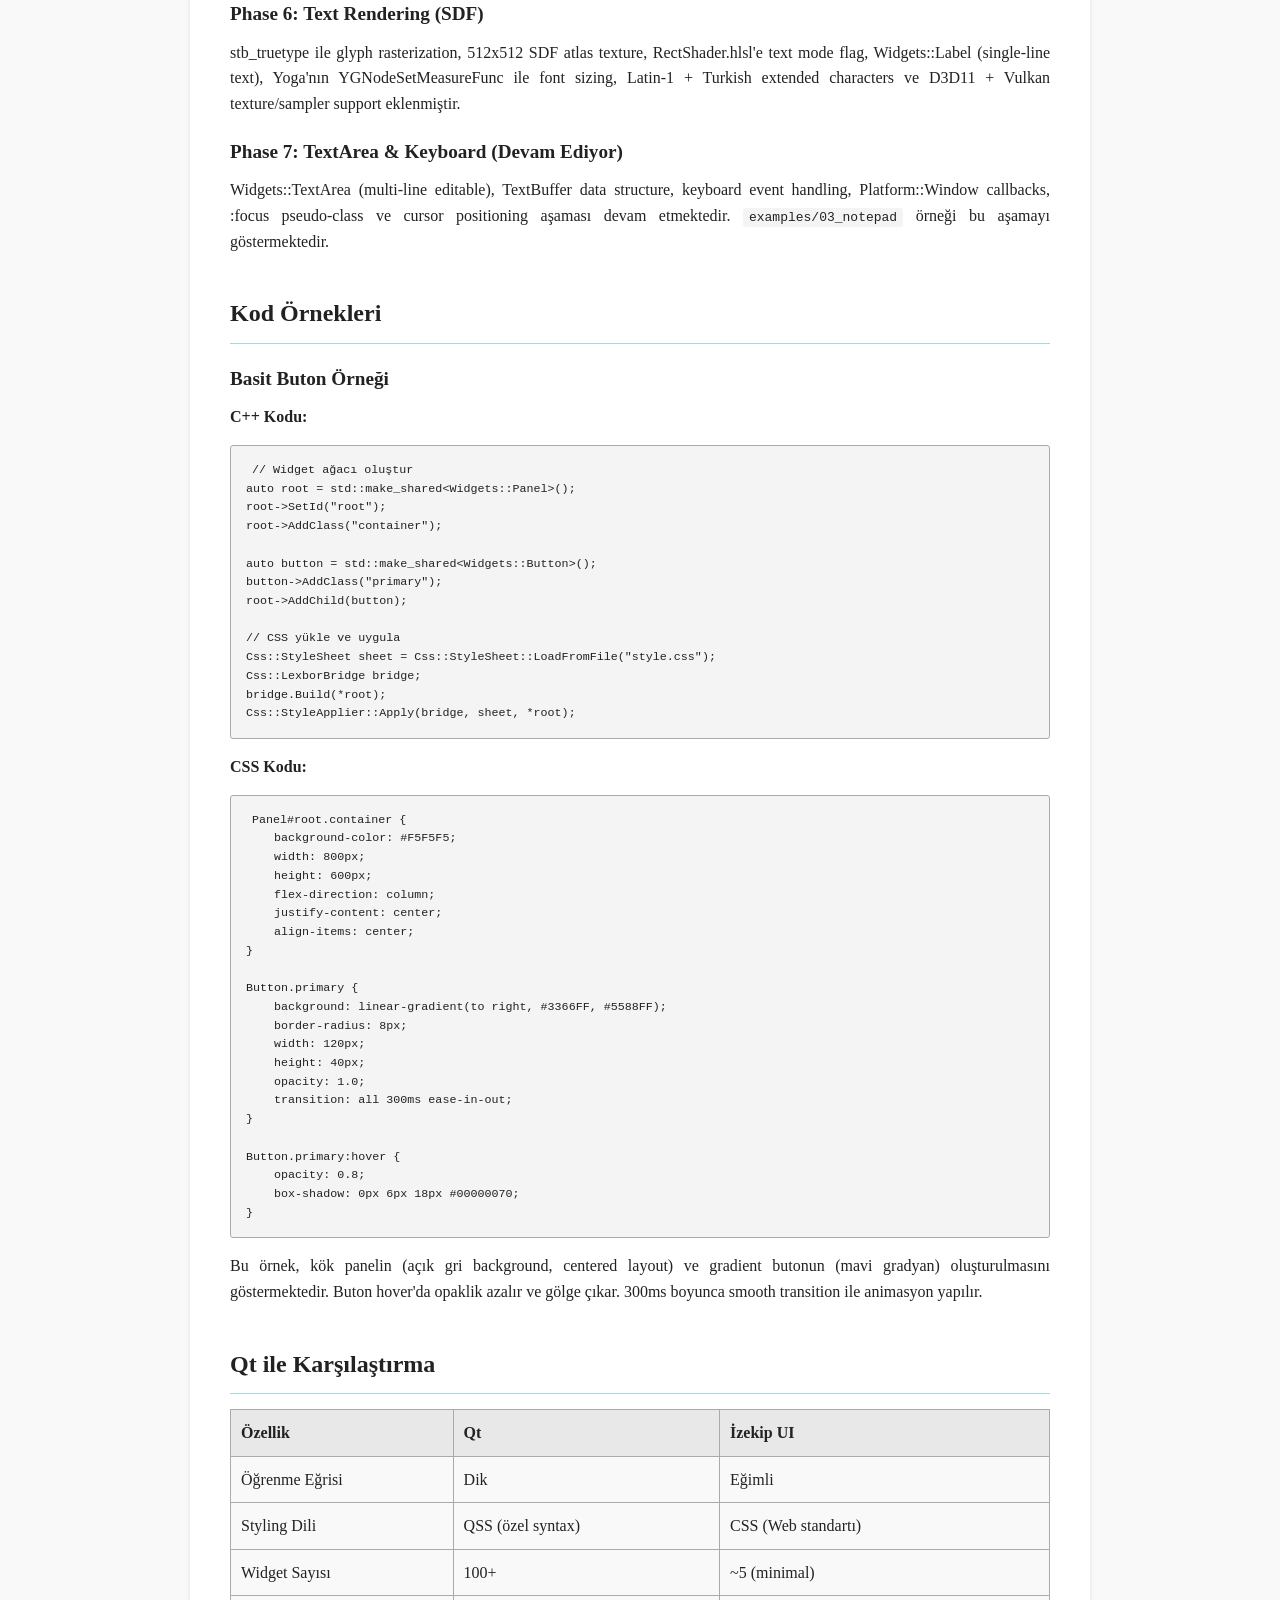
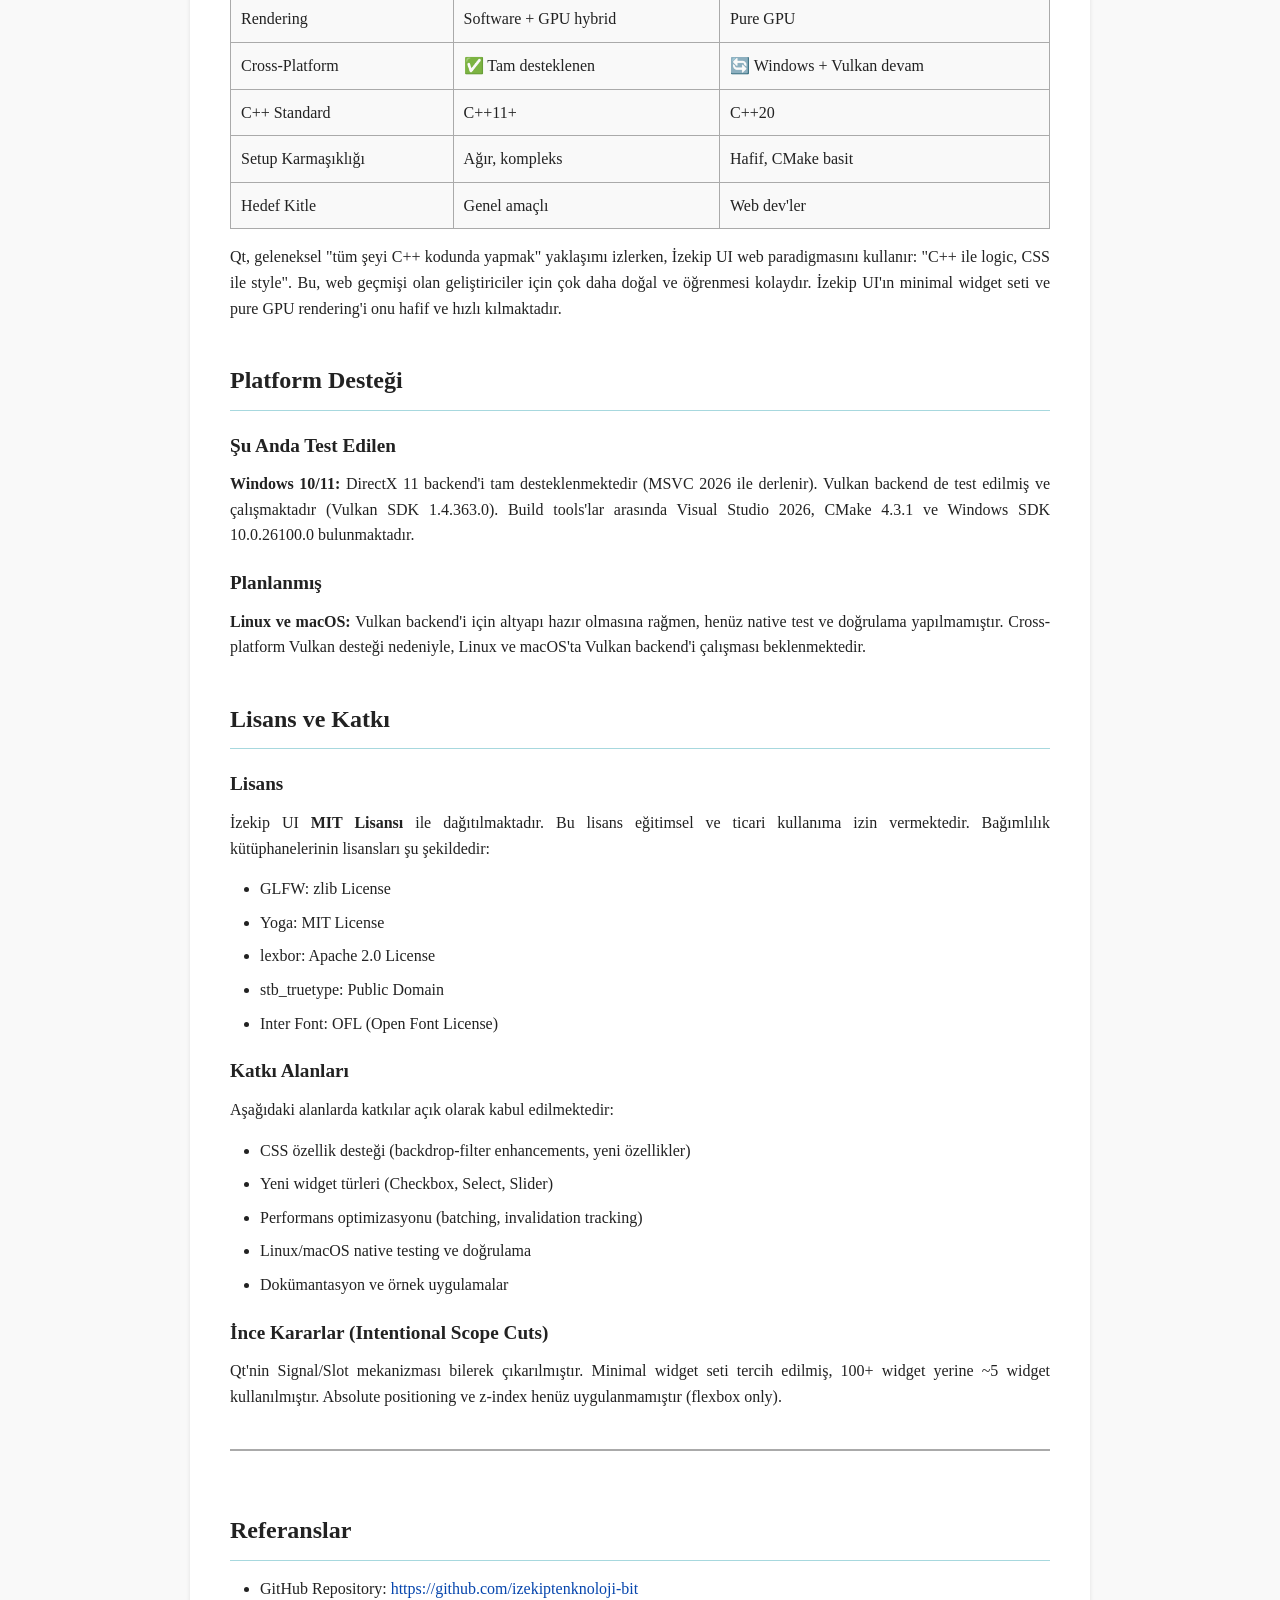
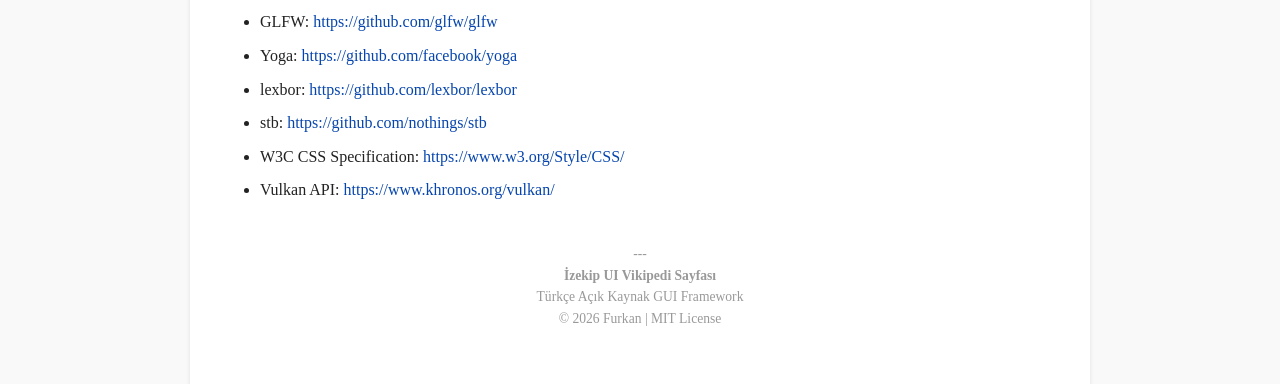
<file: wiki.html>
<!DOCTYPE html>
<html lang="tr">
<head>
    <meta charset="UTF-8">
    <meta name="viewport" content="width=device-width, initial-scale=1.0">
    <title>İzekip UI - Vikipedi</title>
    <style>
        * {
            margin: 0;
            padding: 0;
            box-sizing: border-box;
        }

        body {
            font-family: Georgia, serif;
            line-height: 1.6;
            color: #222;
            background-color: #f9f9f9;
        }

        .container {
            max-width: 900px;
            margin: 0 auto;
            background-color: white;
            padding: 40px;
            box-shadow: 0 2px 4px rgba(0,0,0,0.1);
        }

        h1 {
            font-size: 2em;
            border-bottom: 3px solid #a7d8de;
            padding-bottom: 10px;
            margin-bottom: 20px;
            font-weight: normal;
        }

        h2 {
            font-size: 1.5em;
            border-bottom: 1px solid #a7d8de;
            padding: 10px 0;
            margin-top: 30px;
            margin-bottom: 15px;
            font-weight: bold;
        }

        h3 {
            font-size: 1.2em;
            margin-top: 20px;
            margin-bottom: 10px;
            font-weight: bold;
        }

        p {
            margin-bottom: 15px;
            text-align: justify;
        }

        .lead {
            font-size: 1.1em;
            font-style: italic;
            margin-bottom: 20px;
            padding: 15px;
            background-color: #f0f0f0;
            border-left: 4px solid #a7d8de;
        }

        .infobox {
            float: right;
            width: 300px;
            background-color: #f0f0f0;
            border: 1px solid #aaa;
            padding: 15px;
            margin: 0 0 15px 15px;
            font-size: 0.9em;
        }

        .infobox-title {
            text-align: center;
            font-weight: bold;
            border-bottom: 1px solid #aaa;
            padding-bottom: 10px;
            margin-bottom: 10px;
        }

        .infobox-row {
            display: grid;
            grid-template-columns: 1fr 1fr;
            padding: 8px 0;
            border-bottom: 1px solid #ddd;
        }

        .infobox-row:last-child {
            border-bottom: none;
        }

        .infobox-label {
            font-weight: bold;
            padding-right: 10px;
        }

        table {
            width: 100%;
            border-collapse: collapse;
            margin: 15px 0;
            background-color: #f9f9f9;
        }

        table th, table td {
            border: 1px solid #aaa;
            padding: 10px;
            text-align: left;
        }

        table th {
            background-color: #e8e8e8;
            font-weight: bold;
        }

        ul, ol {
            margin-left: 30px;
            margin-bottom: 15px;
        }

        li {
            margin-bottom: 8px;
        }

        code {
            background-color: #f4f4f4;
            padding: 2px 6px;
            border-radius: 3px;
            font-family: monospace;
        }

        pre {
            background-color: #f4f4f4;
            border: 1px solid #aaa;
            padding: 15px;
            overflow-x: auto;
            margin: 15px 0;
            border-radius: 3px;
            font-family: monospace;
            font-size: 0.9em;
        }

        .toc {
            background-color: #f9f9f9;
            border: 1px solid #aaa;
            padding: 15px;
            margin: 15px 0;
            float: right;
            width: 300px;
            font-size: 0.9em;
        }

        .toc-title {
            font-weight: bold;
            border-bottom: 1px solid #aaa;
            padding-bottom: 10px;
            margin-bottom: 10px;
        }

        .toc ol {
            margin-left: 20px;
        }

        a {
            color: #0645ad;
            text-decoration: none;
        }

        a:hover {
            text-decoration: underline;
        }

        @media (max-width: 768px) {
            .infobox, .toc {
                float: none;
                width: 100%;
                margin: 15px 0;
            }

            .container {
                padding: 20px;
            }

            h1 {
                font-size: 1.5em;
            }
        }
    </style>
</head>
<body>
    <div class="container">
        <!-- BAŞLIK -->
        <h1>İzekip UI</h1>

        <!-- İNFOBOX -->
        <div class="infobox">
            <div class="infobox-title">İzekip UI</div>
            <div class="infobox-row">
                <div class="infobox-label">Tür:</div>
                <div>GUI Framework</div>
            </div>
            <div class="infobox-row">
                <div class="infobox-label">Geliştirici:</div>
                <div>Furkan</div>
            </div>
            <div class="infobox-row">
                <div class="infobox-label">İlk sürüm:</div>
                <div>2026</div>
            </div>
            <div class="infobox-row">
                <div class="infobox-label">Stabil sürüm:</div>
                <div>1.0.0</div>
            </div>
            <div class="infobox-row">
                <div class="infobox-label">Yazılma dili:</div>
                <div>C++20</div>
            </div>
            <div class="infobox-row">
                <div class="infobox-label">İşletim sistemi:</div>
                <div>Windows, Linux, macOS</div>
            </div>
            <div class="infobox-row">
                <div class="infobox-label">Lisans:</div>
                <div>MIT</div>
            </div>
            <div class="infobox-row">
                <div class="infobox-label">Web sitesi:</div>
                <div><a href="https://github.com/izekiptenknoloji-bit">GitHub</a></div>
            </div>
        </div>

        <!-- GİRİŞ -->
        <div class="lead">
            İzekip UI, 2026 yılında Furkan tarafından geliştirilmeye başlanan açık kaynak C++ grafik arayüz (GUI) kütüphanesidir.
            Qt kütüphanesine daha basit ve web geliştiricileri için daha uyumlu bir alternatif sunmayı hedeflemektedir.
            Gerçek CSS (Cascading Style Sheets) stil desteği, GPU tabanlı hızlı rendering (DirectX 11 ve Vulkan) ve
            Facebook'un Yoga flexbox motorunu kullanarak modern, responsive arayüzler oluşturmaya imkan verir.
        </div>

        <!-- İÇİNDEKİLER -->
        <div class="toc">
            <div class="toc-title">İçindekiler</div>
            <ol>
                <li><a href="#giris">Giriş</a></li>
                <li><a href="#ozellikleri">Temel Özellikleri</a></li>
                <li><a href="#teknik">Teknik Yapı</a></li>
                <li><a href="#asamalar">Geliştirme Aşamaları</a></li>
                <li><a href="#kod">Kod Örnekleri</a></li>
                <li><a href="#vs">Qt ile Karşılaştırma</a></li>
                <li><a href="#platform">Platform Desteği</a></li>
                <li><a href="#lisans">Lisans</a></li>
            </ol>
        </div>

        <!-- BÖLÜM 1: GİRİŞ -->
        <h2 id="giris">Neden Yapılmıştır?</h2>

        <p>
            Qt kütüphanesinin karmaşık yapısı ve öğrenilmesinin güç olması, İzekip UI'ın geliştirilmesinin temel
            nedenlerindedir. Qt'nin MOC (Meta-Object Compiler) pre-compiler'ı, Signal/Slot mekanizması ve karmaşık
            CMake kurulumu, yeni başlayanlar için ciddi bir engel oluşturmaktadır.
        </p>

        <p>
            Öte yandan, web geliştiricileri CSS (Cascading Style Sheets) dilini çok iyi bilmektedirler. Eğer GUI
            arayüzleri de CSS ile tasarlanabilirse, öğrenme eğrisi çok daha eğimli hale gelir. İzekip UI tam da
            bu ihtiyacı karşılamak için geliştirilmiştir: C++ ile mantık ve veri yapıları, CSS ile stil ve tasarım.
        </p>

        <p>
            Ayrıca modern GPU'ların (Graphics Processing Unit - grafik kartları) gücünden tam olarak faydalanmak,
            pure GPU rendering (saf GPU render) ile Windows (DirectX 11), Linux ve macOS (Vulkan) arasında
            pixel-perfect (piksel-mükemmel) aynı görüntü oluşturmak hedeflenmektedir.
        </p>

        <!-- BÖLÜM 2: TEMEL ÖZELLİKLERİ -->
        <h2 id="ozellikleri">Temel Özellikleri</h2>

        <h3>CSS Styling</h3>
        <p>
            İzekip UI'ın en ayırt edici özelliği gerçek CSS (Cascading Style Sheets) dilini kullanmasıdır.
            Bu, web geliştiricilerin CSS'i ve W3C web standartlarını doğrudan C++ GUI geliştirmeye aktarmasını sağlar.
            Desteklenen CSS selectors'ları arasında type selectors (Button, Panel), class selectors (.primary, .large),
            ID selectors (#root), descendant combinators (Panel > Button) ve pseudo-classes (:hover, :active, :focus)
            bulunmaktadır. Renk formatları (hex #FF6B6B, rgb, rgba, adlandırılmış renkler), boyutlandırma birimleri
            (px, %) ve flexbox properties desteği mevcuttur.
        </p>

        <h3>GPU Rendering</h3>
        <p>
            İzekip UI sadece GPU (Graphics Processing Unit) kullanarak rendering yapar, yazılım rendering
            (software rendering) kullanmaz. Bu, hızlı ve keskin grafiklerin oluşturulmasını sağlar. İki farklı
            backend desteği mevcuttur: DirectX 11 (Windows native GPU API) ve Vulkan (Khronos standardı,
            cross-platform). Önemli bir özelliği, her iki backend'in pixel-identical (piksel-aynı) output
            üretmesi ve görüntü kalitesinin farksız olmasıdır.
        </p>

        <h3>Flexbox Layout</h3>
        <p>
            Facebook'un geliştirdiği Yoga layout motorunu kullanan responsive (uyumlu) design desteği sunmaktadır.
            flex-direction (row, column), justify-content (flex-start, center, space-between) ve align-items
            (flex-start, center, stretch) gibi flexbox properties ile modern, ekran boyutuna uyumlu arayüzler
            oluşturabilir.
        </p>

        <h3>SDF Metin Rendering</h3>
        <p>
            stb_truetype kütüphanesi kullanılarak TrueType fontları SDF (Signed Distance Field) teknolojisi ile
            512x512 piksellik texture'a dönüştürülür. Bu yöntem, zoom'lanırken bile temiz ve keskin yazı
            görüntüsü sağlar. Türkçe karakter desteği (ş, ğ, ı, İ vb.) yapılmıştır.
        </p>

        <!-- BÖLÜM 3: TEKNİK YAPI -->
        <h2 id="teknik">Teknik Yapı</h2>

        <h3>Tech Stack</h3>
        <table>
            <tr>
                <th>Bileşen</th>
                <th>Seçim</th>
                <th>Açıklama</th>
            </tr>
            <tr>
                <td>Dil</td>
                <td>C++20</td>
                <td>Modern features, performans</td>
            </tr>
            <tr>
                <td>Pencere</td>
                <td>GLFW 3.x</td>
                <td>Cross-platform windowing</td>
            </tr>
            <tr>
                <td>CSS Parser</td>
                <td>lexbor</td>
                <td>W3C standartları uyumlu</td>
            </tr>
            <tr>
                <td>Layout</td>
                <td>Yoga</td>
                <td>Facebook flexbox motor</td>
            </tr>
            <tr>
                <td>GPU D3D11</td>
                <td>DirectX 11</td>
                <td>Windows native</td>
            </tr>
            <tr>
                <td>GPU Vulkan</td>
                <td>Vulkan 1.4</td>
                <td>Cross-platform</td>
            </tr>
            <tr>
                <td>Metin</td>
                <td>stb_truetype</td>
                <td>SDF rendering</td>
            </tr>
            <tr>
                <td>Build</td>
                <td>CMake 3.21+</td>
                <td>Standard C++ build</td>
            </tr>
        </table>

        <h3>Proje Mimarisi</h3>
        <p>
            Proje yapısı net bir şekilde public API (include/) ve implementation (src/) ayrımı yapılmıştır.
            <code>include/Core/</code> klasöründe Widget, animasyon ve layout matematikleri;
            <code>include/CSS/</code>'de CSS parser ve style uygulayıcı;
            <code>include/Renderer/</code>'da GPU abstraction interface bulunmaktadır.
            Implementation dosyaları <code>src/</code> altında benzer yapıda organizedir.
            <code>third_party/</code> klasöründe GLFW, Yoga, lexbor ve stb_truetype gibi bağımlılıklar
            vendored (satın alınmış/dahil edilmiş) şekilde bulunmaktadır. Render backend'leri
            (<code>src/Renderer/D3D11/</code> ve <code>src/Renderer/Vulkan/</code>) private
            implementasyonlar olarak kalır ve public API'den gizlidir. Şader kodu
            (<code>RectShader.hlsl</code>) her iki backend tarafından paylaşılmaktadır.
        </p>

        <!-- BÖLÜM 4: GELİŞTİRME AŞAMALARI -->
        <h2 id="asamalar">Geliştirme Aşamaları (Phases)</h2>

        <h3>Phase 1: MVP (Minimum Viable Product)</h3>
        <p>
            İlk aşamada GLFW penceresi, DirectX 11 device ve swap chain, hand-rolled CSS parser
            (sadece type/.class/#id selectors), Yoga layout engine ve düz renkli dikdörtgen rendering
            oluşturulmuştur. <code>examples/01_basic_panel_button</code> örneği bu aşamayı temsil etmektedir.
        </p>

        <h3>Phase 2: Interactive UI</h3>
        <p>
            GLFW mouse/cursor callbacks, Widget::HitTest (hit detection), hover state management
            ve :hover/:active CSS pseudo-classes eklenmişdir. CSS transition özelliği ile cubic-bezier
            easing engine (Newton-Raphson solver) uygulanarak smooth animasyonlar (renk, boyut, margin)
            sağlanmıştır.
        </p>

        <h3>Phase 3: Visual Effects</h3>
        <p>
            border-radius (SDF shader ile yuvarlak köşeler), box-shadow (gölge efekti), linear-gradient
            (geçişli renkler) ve premultiplied alpha blending eklenmişdir. Bu özellikler henüz
            animate edilmemektedir (snap-only).
        </p>

        <h3>Phase 4: Vulkan Backend</h3>
        <p>
            DirectX 11'e paralel olarak ikinci IRenderer implementasyonu olan Vulkan backend geliştirilmiştir.
            SPIR-V shader compilation (build-time dxc), Vulkan surface creation, swapchain management
            ve validation layer testing yapılmıştır. Test makinesi Intel UHD Graphics ile Vulkan 1.4'ü
            kullanmış ve D3D11 ile pixel-identical output alınmıştır.
        </p>

        <h3>Phase 5: Standards-Compliant CSS</h3>
        <p>
            Hand-rolled CSS parser'ı lexbor kütüphanesine geçilmiştir. Descendant combinators (> operatörü),
            multi-value CSS shorthands (margin: 10px 20px 30px 40px), flex-direction/justify-content/align-items
            Yoga'ya wiring yapılmış ve proper CSS cascade ile specificity uygulanmıştır.
        </p>

        <h3>Phase 6: Text Rendering (SDF)</h3>
        <p>
            stb_truetype ile glyph rasterization, 512x512 SDF atlas texture, RectShader.hlsl'e text mode flag,
            Widgets::Label (single-line text), Yoga'nın YGNodeSetMeasureFunc ile font sizing,
            Latin-1 + Turkish extended characters ve D3D11 + Vulkan texture/sampler support eklenmiştir.
        </p>

        <h3>Phase 7: TextArea & Keyboard (Devam Ediyor)</h3>
        <p>
            Widgets::TextArea (multi-line editable), TextBuffer data structure, keyboard event handling,
            Platform::Window callbacks, :focus pseudo-class ve cursor positioning aşaması devam etmektedir.
            <code>examples/03_notepad</code> örneği bu aşamayı göstermektedir.
        </p>

        <!-- BÖLÜM 5: KOD ÖRNEKLERİ -->
        <h2 id="kod">Kod Örnekleri</h2>

        <h3>Basit Buton Örneği</h3>

        <p><strong>C++ Kodu:</strong></p>
        <pre><code>// Widget ağacı oluştur
auto root = std::make_shared&lt;Widgets::Panel&gt;();
root-&gt;SetId("root");
root-&gt;AddClass("container");

auto button = std::make_shared&lt;Widgets::Button&gt;();
button-&gt;AddClass("primary");
root-&gt;AddChild(button);

// CSS yükle ve uygula
Css::StyleSheet sheet = Css::StyleSheet::LoadFromFile("style.css");
Css::LexborBridge bridge;
bridge.Build(*root);
Css::StyleApplier::Apply(bridge, sheet, *root);</code></pre>

        <p><strong>CSS Kodu:</strong></p>
        <pre><code>Panel#root.container {
    background-color: #F5F5F5;
    width: 800px;
    height: 600px;
    flex-direction: column;
    justify-content: center;
    align-items: center;
}

Button.primary {
    background: linear-gradient(to right, #3366FF, #5588FF);
    border-radius: 8px;
    width: 120px;
    height: 40px;
    opacity: 1.0;
    transition: all 300ms ease-in-out;
}

Button.primary:hover {
    opacity: 0.8;
    box-shadow: 0px 6px 18px #00000070;
}</code></pre>

        <p>
            Bu örnek, kök panelin (açık gri background, centered layout) ve gradient butonun (mavi gradyan)
            oluşturulmasını göstermektedir. Buton hover'da opaklik azalır ve gölge çıkar. 300ms boyunca
            smooth transition ile animasyon yapılır.
        </p>

        <!-- BÖLÜM 6: QT İLE KARŞILAŞTIRMA -->
        <h2 id="vs">Qt ile Karşılaştırma</h2>

        <table>
            <tr>
                <th>Özellik</th>
                <th>Qt</th>
                <th>İzekip UI</th>
            </tr>
            <tr>
                <td>Öğrenme Eğrisi</td>
                <td>Dik</td>
                <td>Eğimli</td>
            </tr>
            <tr>
                <td>Styling Dili</td>
                <td>QSS (özel syntax)</td>
                <td>CSS (Web standartı)</td>
            </tr>
            <tr>
                <td>Widget Sayısı</td>
                <td>100+</td>
                <td>~5 (minimal)</td>
            </tr>
            <tr>
                <td>Rendering</td>
                <td>Software + GPU hybrid</td>
                <td>Pure GPU</td>
            </tr>
            <tr>
                <td>Cross-Platform</td>
                <td>✅ Tam desteklenen</td>
                <td>🔄 Windows + Vulkan devam</td>
            </tr>
            <tr>
                <td>C++ Standard</td>
                <td>C++11+</td>
                <td>C++20</td>
            </tr>
            <tr>
                <td>Setup Karmaşıklığı</td>
                <td>Ağır, kompleks</td>
                <td>Hafif, CMake basit</td>
            </tr>
            <tr>
                <td>Hedef Kitle</td>
                <td>Genel amaçlı</td>
                <td>Web dev'ler</td>
            </tr>
        </table>

        <p>
            Qt, geleneksel "tüm şeyi C++ kodunda yapmak" yaklaşımı izlerken, İzekip UI web paradigmasını
            kullanır: "C++ ile logic, CSS ile style". Bu, web geçmişi olan geliştiriciler için çok daha
            doğal ve öğrenmesi kolaydır. İzekip UI'ın minimal widget seti ve pure GPU rendering'i
            onu hafif ve hızlı kılmaktadır.
        </p>

        <!-- BÖLÜM 7: PLATFORM DESTEĞİ -->
        <h2 id="platform">Platform Desteği</h2>

        <h3>Şu Anda Test Edilen</h3>
        <p>
            <strong>Windows 10/11:</strong> DirectX 11 backend'i tam desteklenmektedir (MSVC 2026 ile derlenir).
            Vulkan backend de test edilmiş ve çalışmaktadır (Vulkan SDK 1.4.363.0).
            Build tools'lar arasında Visual Studio 2026, CMake 4.3.1 ve Windows SDK 10.0.26100.0 bulunmaktadır.
        </p>

        <h3>Planlanmış</h3>
        <p>
            <strong>Linux ve macOS:</strong> Vulkan backend'i için altyapı hazır olmasına rağmen,
            henüz native test ve doğrulama yapılmamıştır. Cross-platform Vulkan desteği nedeniyle,
            Linux ve macOS'ta Vulkan backend'i çalışması beklenmektedir.
        </p>

        <!-- BÖLÜM 8: LİSANS -->
        <h2 id="lisans">Lisans ve Katkı</h2>

        <h3>Lisans</h3>
        <p>
            İzekip UI <strong>MIT Lisansı</strong> ile dağıtılmaktadır. Bu lisans eğitimsel ve ticari
            kullanıma izin vermektedir. Bağımlılık kütüphanelerinin lisansları şu şekildedir:
        </p>
        <ul>
            <li>GLFW: zlib License</li>
            <li>Yoga: MIT License</li>
            <li>lexbor: Apache 2.0 License</li>
            <li>stb_truetype: Public Domain</li>
            <li>Inter Font: OFL (Open Font License)</li>
        </ul>

        <h3>Katkı Alanları</h3>
        <p>
            Aşağıdaki alanlarda katkılar açık olarak kabul edilmektedir:
        </p>
        <ul>
            <li>CSS özellik desteği (backdrop-filter enhancements, yeni özellikler)</li>
            <li>Yeni widget türleri (Checkbox, Select, Slider)</li>
            <li>Performans optimizasyonu (batching, invalidation tracking)</li>
            <li>Linux/macOS native testing ve doğrulama</li>
            <li>Dokümantasyon ve örnek uygulamalar</li>
        </ul>

        <h3>İnce Kararlar (Intentional Scope Cuts)</h3>
        <p>
            Qt'nin Signal/Slot mekanizması bilerek çıkarılmıştır. Minimal widget seti tercih edilmiş,
            100+ widget yerine ~5 widget kullanılmıştır. Absolute positioning ve z-index henüz
            uygulanmamıştır (flexbox only).
        </p>

        <!-- REFERANSLAR -->
        <div style="margin-top: 40px; padding-top: 20px; border-top: 2px solid #aaa;">
            <h2>Referanslar</h2>
            <ul>
                <li>GitHub Repository: <a href="https://github.com/izekiptenknoloji-bit">https://github.com/izekiptenknoloji-bit</a></li>
                <li>GLFW: <a href="https://github.com/glfw/glfw">https://github.com/glfw/glfw</a></li>
                <li>Yoga: <a href="https://github.com/facebook/yoga">https://github.com/facebook/yoga</a></li>
                <li>lexbor: <a href="https://github.com/lexbor/lexbor">https://github.com/lexbor/lexbor</a></li>
                <li>stb: <a href="https://github.com/nothings/stb">https://github.com/nothings/stb</a></li>
                <li>W3C CSS Specification: <a href="https://www.w3.org/Style/CSS/">https://www.w3.org/Style/CSS/</a></li>
                <li>Vulkan API: <a href="https://www.khronos.org/vulkan/">https://www.khronos.org/vulkan/</a></li>
            </ul>
        </div>

        <p style="margin-top: 40px; text-align: center; color: #999; font-size: 0.85em;">
            ---<br>
            <strong>İzekip UI Vikipedi Sayfası</strong><br>
            Türkçe Açık Kaynak GUI Framework<br>
            © 2026 Furkan | MIT License
        </p>

    </div>
</body>
</html>
</file>
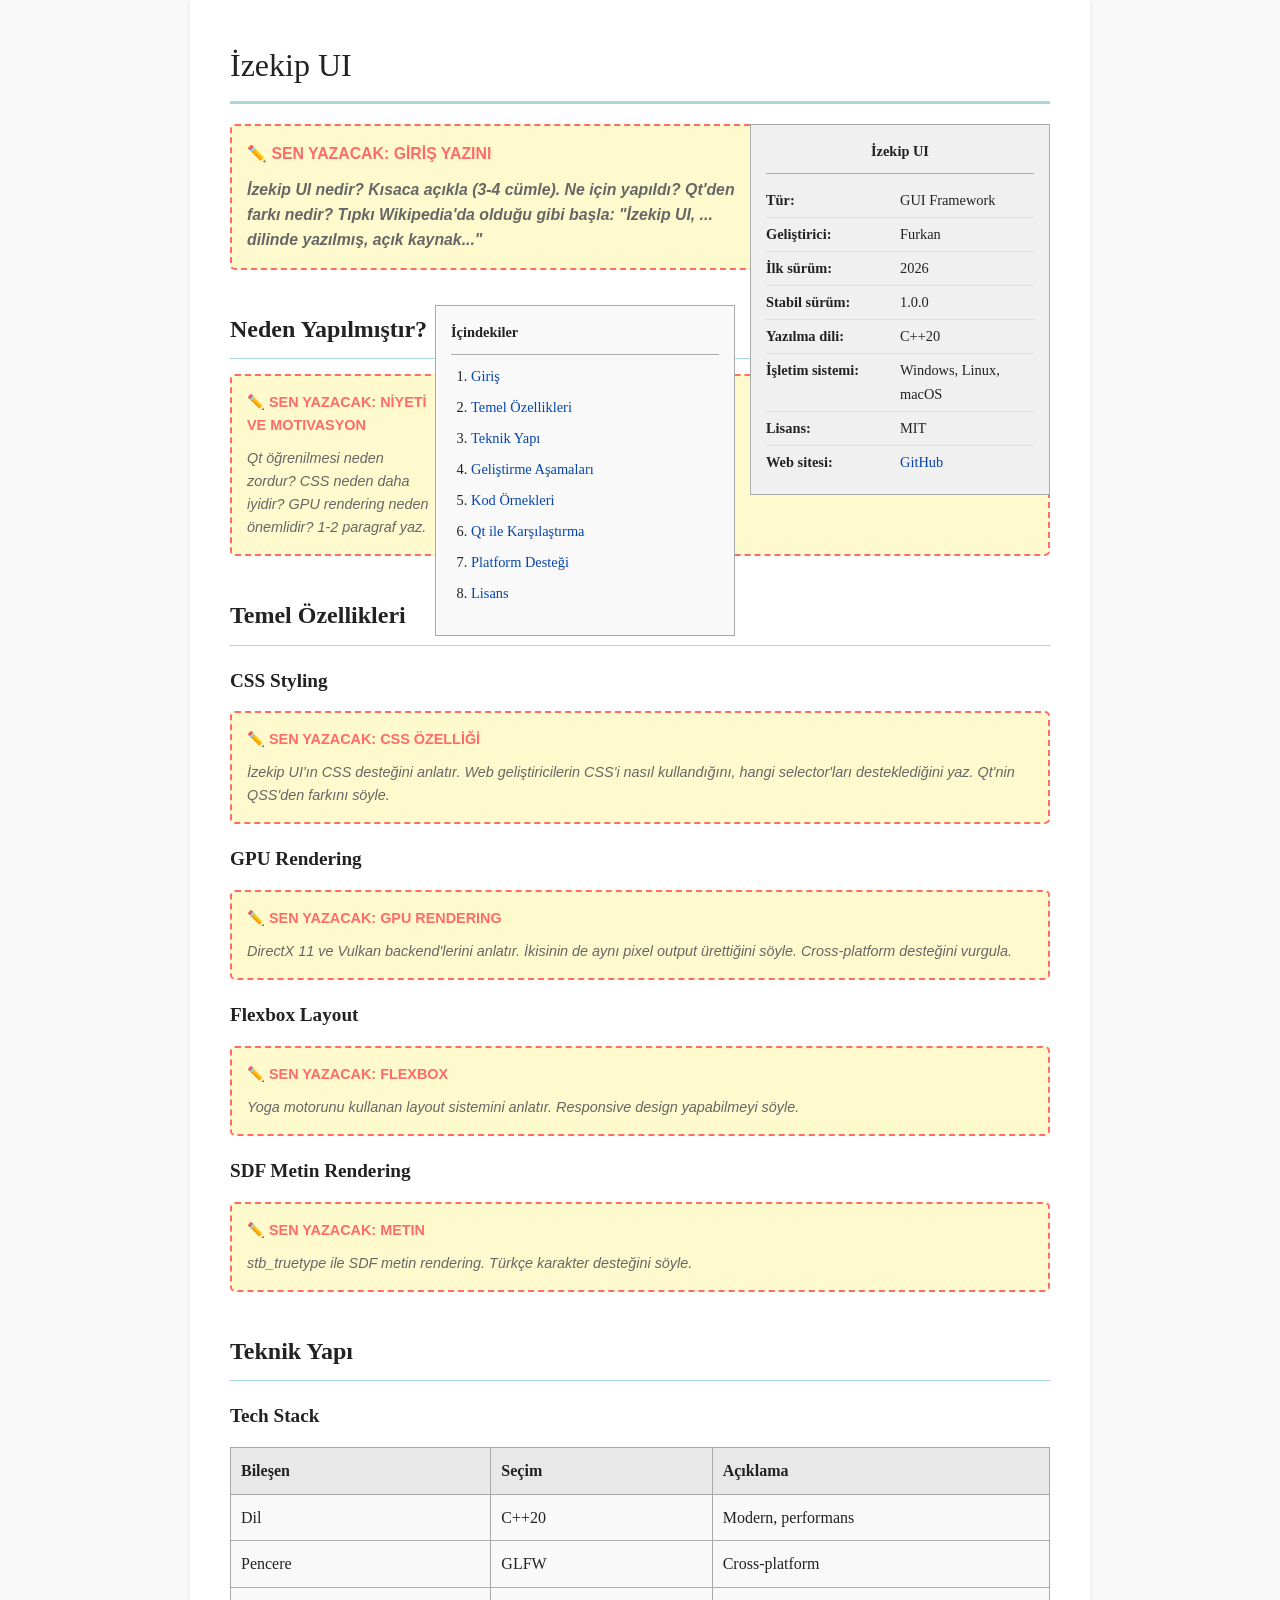
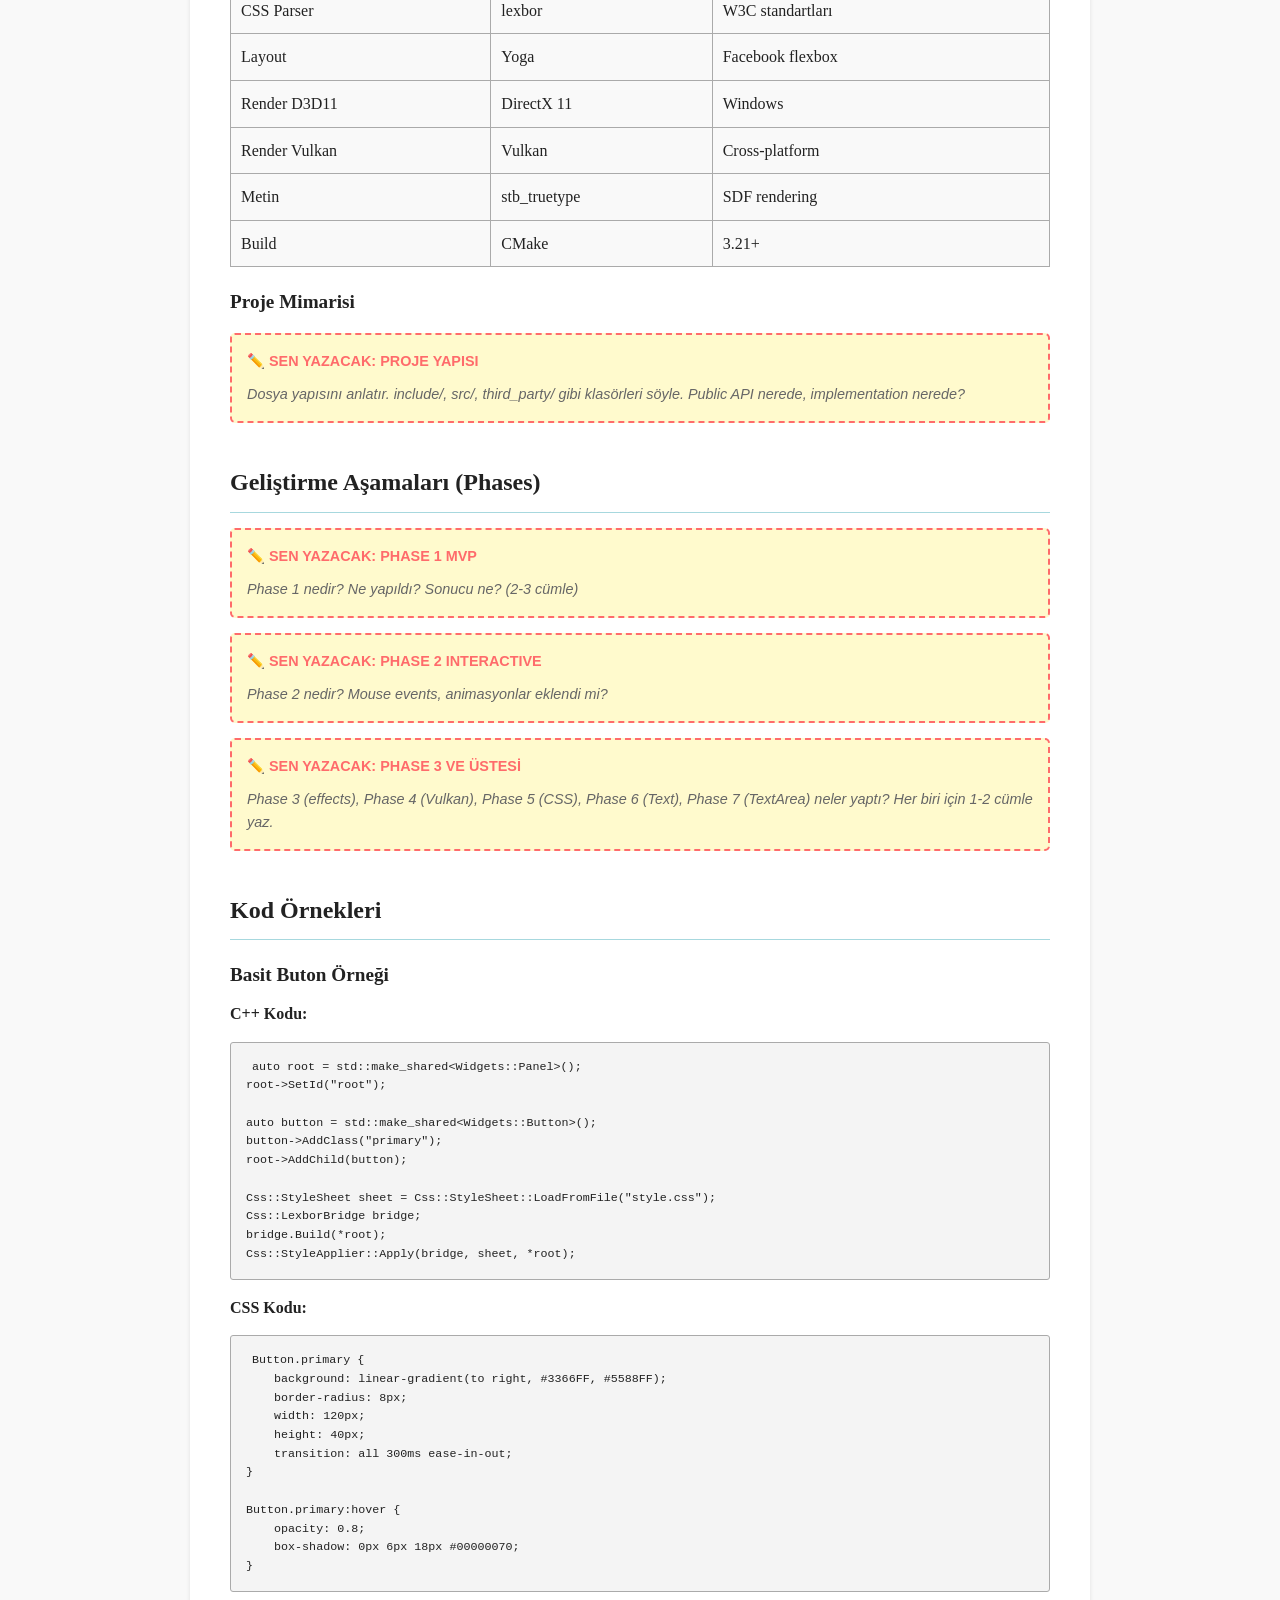
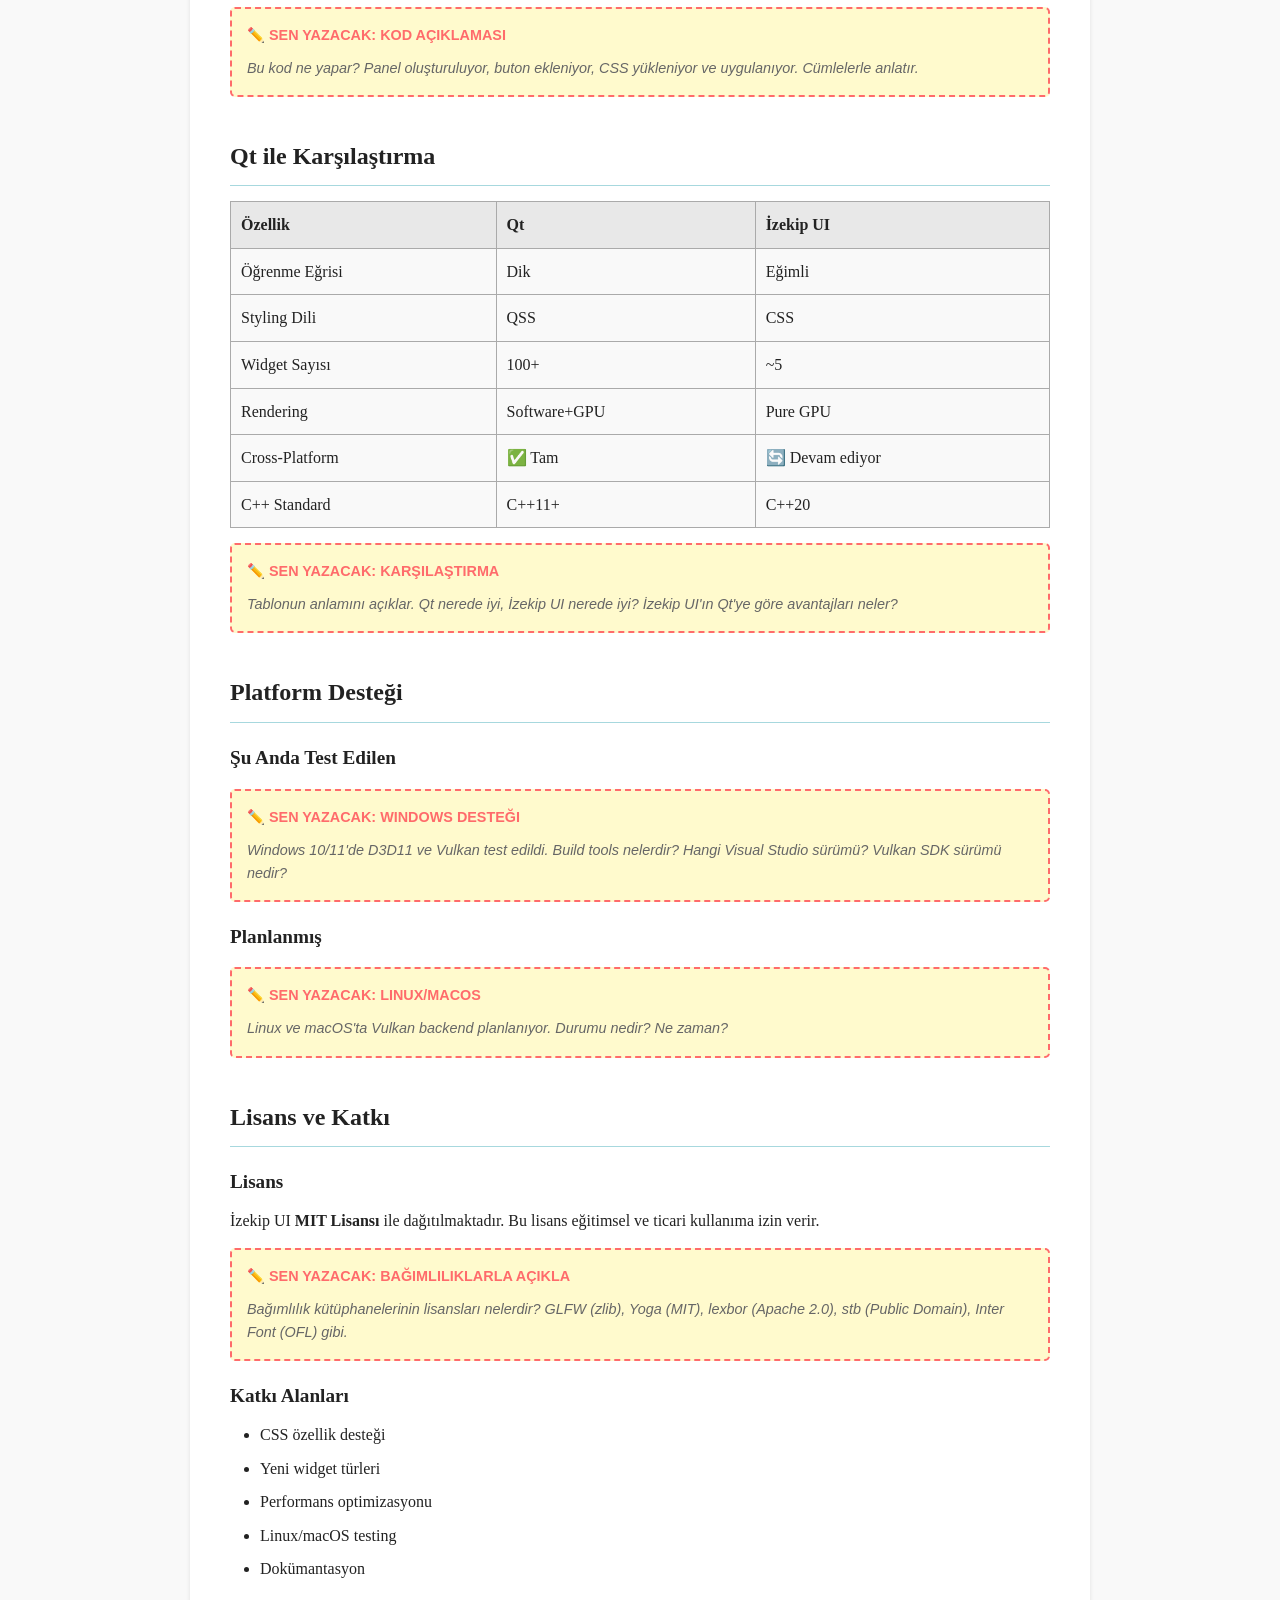
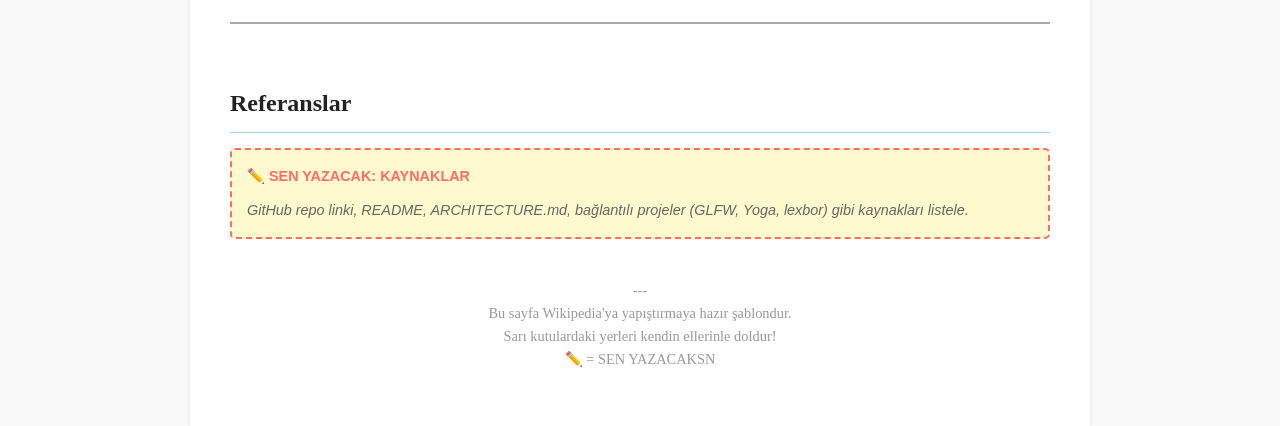
<file: wikipedia.html>
<!DOCTYPE html>
<html lang="tr">
<head>
    <meta charset="UTF-8">
    <meta name="viewport" content="width=device-width, initial-scale=1.0">
    <title>İzekip UI - Vikipedi</title>
    <style>
        * {
            margin: 0;
            padding: 0;
            box-sizing: border-box;
        }

        body {
            font-family: Georgia, serif;
            line-height: 1.6;
            color: #222;
            background-color: #f9f9f9;
        }

        .container {
            max-width: 900px;
            margin: 0 auto;
            background-color: white;
            padding: 40px;
            box-shadow: 0 2px 4px rgba(0,0,0,0.1);
        }

        h1 {
            font-size: 2em;
            border-bottom: 3px solid #a7d8de;
            padding-bottom: 10px;
            margin-bottom: 20px;
            font-weight: normal;
        }

        h2 {
            font-size: 1.5em;
            border-bottom: 1px solid #a7d8de;
            padding: 10px 0;
            margin-top: 30px;
            margin-bottom: 15px;
            font-weight: bold;
        }

        h3 {
            font-size: 1.2em;
            margin-top: 20px;
            margin-bottom: 10px;
            font-weight: bold;
        }

        p {
            margin-bottom: 15px;
            text-align: justify;
        }

        .lead {
            font-size: 1.1em;
            font-weight: bold;
            margin-bottom: 20px;
        }

        .infobox {
            float: right;
            width: 300px;
            background-color: #f0f0f0;
            border: 1px solid #aaa;
            padding: 15px;
            margin: 0 0 15px 15px;
            font-size: 0.9em;
        }

        .infobox-title {
            text-align: center;
            font-weight: bold;
            border-bottom: 1px solid #aaa;
            padding-bottom: 10px;
            margin-bottom: 10px;
        }

        .infobox-row {
            display: grid;
            grid-template-columns: 1fr 1fr;
            padding: 5px 0;
            border-bottom: 1px solid #ddd;
        }

        .infobox-row:last-child {
            border-bottom: none;
        }

        .infobox-label {
            font-weight: bold;
            padding-right: 10px;
        }

        table {
            width: 100%;
            border-collapse: collapse;
            margin: 15px 0;
            background-color: #f9f9f9;
        }

        table th, table td {
            border: 1px solid #aaa;
            padding: 10px;
            text-align: left;
        }

        table th {
            background-color: #e8e8e8;
            font-weight: bold;
        }

        ul, ol {
            margin-left: 30px;
            margin-bottom: 15px;
        }

        li {
            margin-bottom: 8px;
        }

        code {
            background-color: #f4f4f4;
            padding: 2px 6px;
            border-radius: 3px;
            font-family: monospace;
        }

        pre {
            background-color: #f4f4f4;
            border: 1px solid #aaa;
            padding: 15px;
            overflow-x: auto;
            margin: 15px 0;
            border-radius: 3px;
            font-family: monospace;
            font-size: 0.9em;
        }

        .edit-placeholder {
            background-color: #fffacd;
            border: 2px dashed #ff6b6b;
            padding: 15px;
            margin: 15px 0;
            border-radius: 5px;
            font-family: Arial, sans-serif;
        }

        .edit-placeholder-title {
            color: #ff6b6b;
            font-weight: bold;
            margin-bottom: 10px;
            font-size: 0.9em;
        }

        .edit-placeholder-text {
            color: #666;
            font-style: italic;
            font-size: 0.9em;
        }

        .references {
            margin-top: 40px;
            padding-top: 20px;
            border-top: 2px solid #aaa;
        }

        .reference {
            margin-bottom: 15px;
            padding-left: 20px;
            text-indent: -20px;
            font-size: 0.9em;
        }

        a {
            color: #0645ad;
            text-decoration: none;
        }

        a:hover {
            text-decoration: underline;
        }

        .toc {
            background-color: #f9f9f9;
            border: 1px solid #aaa;
            padding: 15px;
            margin: 15px 0;
            float: right;
            width: 300px;
            font-size: 0.9em;
        }

        .toc-title {
            font-weight: bold;
            border-bottom: 1px solid #aaa;
            padding-bottom: 10px;
            margin-bottom: 10px;
        }

        .toc ol {
            margin-left: 20px;
        }

        @media (max-width: 768px) {
            .infobox, .toc {
                float: none;
                width: 100%;
                margin: 15px 0;
            }

            .container {
                padding: 20px;
            }

            h1 {
                font-size: 1.5em;
            }
        }
    </style>
</head>
<body>
    <div class="container">
        <!-- BAŞLIK -->
        <h1>İzekip UI</h1>

        <!-- İNFOBOX -->
        <div class="infobox">
            <div class="infobox-title">İzekip UI</div>
            <div class="infobox-row">
                <div class="infobox-label">Tür:</div>
                <div>GUI Framework</div>
            </div>
            <div class="infobox-row">
                <div class="infobox-label">Geliştirici:</div>
                <div>Furkan</div>
            </div>
            <div class="infobox-row">
                <div class="infobox-label">İlk sürüm:</div>
                <div>2026</div>
            </div>
            <div class="infobox-row">
                <div class="infobox-label">Stabil sürüm:</div>
                <div>1.0.0</div>
            </div>
            <div class="infobox-row">
                <div class="infobox-label">Yazılma dili:</div>
                <div>C++20</div>
            </div>
            <div class="infobox-row">
                <div class="infobox-label">İşletim sistemi:</div>
                <div>Windows, Linux, macOS</div>
            </div>
            <div class="infobox-row">
                <div class="infobox-label">Lisans:</div>
                <div>MIT</div>
            </div>
            <div class="infobox-row">
                <div class="infobox-label">Web sitesi:</div>
                <div><a href="https://github.com/izekiptenknoloji-bit">GitHub</a></div>
            </div>
        </div>

        <!-- GİRİŞ (LEAD) -->
        <div class="lead">
            <div class="edit-placeholder">
                <div class="edit-placeholder-title">✏️ SEN YAZACAK: GİRİŞ YAZINI</div>
                <div class="edit-placeholder-text">
                    İzekip UI nedir? Kısaca açıkla (3-4 cümle).
                    Ne için yapıldı? Qt'den farkı nedir?
                    Tıpkı Wikipedia'da olduğu gibi başla: "İzekip UI, ... dilinde yazılmış, açık kaynak..."
                </div>
            </div>
        </div>

        <!-- İÇİNDEKİLER TABLOSU -->
        <div class="toc">
            <div class="toc-title">İçindekiler</div>
            <ol>
                <li><a href="#giris">Giriş</a></li>
                <li><a href="#ozellikleri">Temel Özellikleri</a></li>
                <li><a href="#teknik">Teknik Yapı</a></li>
                <li><a href="#asamalar">Geliştirme Aşamaları</a></li>
                <li><a href="#kod">Kod Örnekleri</a></li>
                <li><a href="#vs">Qt ile Karşılaştırma</a></li>
                <li><a href="#platform">Platform Desteği</a></li>
                <li><a href="#lisans">Lisans</a></li>
            </ol>
        </div>

        <!-- BÖLÜM 1: NE İSTER? NEDEN YAPILDI? -->
        <h2 id="giris">Neden Yapılmıştır?</h2>

        <div class="edit-placeholder">
            <div class="edit-placeholder-title">✏️ SEN YAZACAK: NİYETİ VE MOTIVASYON</div>
            <div class="edit-placeholder-text">
                Qt öğrenilmesi neden zordur?
                CSS neden daha iyidir?
                GPU rendering neden önemlidir?
                1-2 paragraf yaz.
            </div>
        </div>

        <!-- BÖLÜM 2: TEMEL ÖZELLİKLERİ -->
        <h2 id="ozellikleri">Temel Özellikleri</h2>

        <h3>CSS Styling</h3>
        <div class="edit-placeholder">
            <div class="edit-placeholder-title">✏️ SEN YAZACAK: CSS ÖZELLİĞİ</div>
            <div class="edit-placeholder-text">
                İzekip UI'ın CSS desteğini anlatır. Web geliştiricilerin CSS'i nasıl kullandığını,
                hangi selector'ları desteklediğini yaz. Qt'nin QSS'den farkını söyle.
            </div>
        </div>

        <h3>GPU Rendering</h3>
        <div class="edit-placeholder">
            <div class="edit-placeholder-title">✏️ SEN YAZACAK: GPU RENDERING</div>
            <div class="edit-placeholder-text">
                DirectX 11 ve Vulkan backend'lerini anlatır.
                İkisinin de aynı pixel output ürettiğini söyle.
                Cross-platform desteğini vurgula.
            </div>
        </div>

        <h3>Flexbox Layout</h3>
        <div class="edit-placeholder">
            <div class="edit-placeholder-title">✏️ SEN YAZACAK: FLEXBOX</div>
            <div class="edit-placeholder-text">
                Yoga motorunu kullanan layout sistemini anlatır.
                Responsive design yapabilmeyi söyle.
            </div>
        </div>

        <h3>SDF Metin Rendering</h3>
        <div class="edit-placeholder">
            <div class="edit-placeholder-title">✏️ SEN YAZACAK: METIN</div>
            <div class="edit-placeholder-text">
                stb_truetype ile SDF metin rendering.
                Türkçe karakter desteğini söyle.
            </div>
        </div>

        <!-- BÖLÜM 3: TEKNİK YAPI -->
        <h2 id="teknik">Teknik Yapı</h2>

        <h3>Tech Stack</h3>
        <table>
            <tr>
                <th>Bileşen</th>
                <th>Seçim</th>
                <th>Açıklama</th>
            </tr>
            <tr>
                <td>Dil</td>
                <td>C++20</td>
                <td>Modern, performans</td>
            </tr>
            <tr>
                <td>Pencere</td>
                <td>GLFW</td>
                <td>Cross-platform</td>
            </tr>
            <tr>
                <td>CSS Parser</td>
                <td>lexbor</td>
                <td>W3C standartları</td>
            </tr>
            <tr>
                <td>Layout</td>
                <td>Yoga</td>
                <td>Facebook flexbox</td>
            </tr>
            <tr>
                <td>Render D3D11</td>
                <td>DirectX 11</td>
                <td>Windows</td>
            </tr>
            <tr>
                <td>Render Vulkan</td>
                <td>Vulkan</td>
                <td>Cross-platform</td>
            </tr>
            <tr>
                <td>Metin</td>
                <td>stb_truetype</td>
                <td>SDF rendering</td>
            </tr>
            <tr>
                <td>Build</td>
                <td>CMake</td>
                <td>3.21+</td>
            </tr>
        </table>

        <h3>Proje Mimarisi</h3>
        <div class="edit-placeholder">
            <div class="edit-placeholder-title">✏️ SEN YAZACAK: PROJE YAPISI</div>
            <div class="edit-placeholder-text">
                Dosya yapısını anlatır. include/, src/, third_party/ gibi klasörleri söyle.
                Public API nerede, implementation nerede?
            </div>
        </div>

        <!-- BÖLÜM 4: GELİŞTİRME AŞAMALARI -->
        <h2 id="asamalar">Geliştirme Aşamaları (Phases)</h2>

        <div class="edit-placeholder">
            <div class="edit-placeholder-title">✏️ SEN YAZACAK: PHASE 1 MVP</div>
            <div class="edit-placeholder-text">
                Phase 1 nedir? Ne yapıldı? Sonucu ne? (2-3 cümle)
            </div>
        </div>

        <div class="edit-placeholder">
            <div class="edit-placeholder-title">✏️ SEN YAZACAK: PHASE 2 INTERACTIVE</div>
            <div class="edit-placeholder-text">
                Phase 2 nedir? Mouse events, animasyonlar eklendi mi?
            </div>
        </div>

        <div class="edit-placeholder">
            <div class="edit-placeholder-title">✏️ SEN YAZACAK: PHASE 3 VE ÜSTESİ</div>
            <div class="edit-placeholder-text">
                Phase 3 (effects), Phase 4 (Vulkan), Phase 5 (CSS),
                Phase 6 (Text), Phase 7 (TextArea) neler yaptı?
                Her biri için 1-2 cümle yaz.
            </div>
        </div>

        <!-- BÖLÜM 5: KOD ÖRNEKLERİ -->
        <h2 id="kod">Kod Örnekleri</h2>

        <h3>Basit Buton Örneği</h3>

        <p><strong>C++ Kodu:</strong></p>
        <pre><code>auto root = std::make_shared&lt;Widgets::Panel&gt;();
root-&gt;SetId("root");

auto button = std::make_shared&lt;Widgets::Button&gt;();
button-&gt;AddClass("primary");
root-&gt;AddChild(button);

Css::StyleSheet sheet = Css::StyleSheet::LoadFromFile("style.css");
Css::LexborBridge bridge;
bridge.Build(*root);
Css::StyleApplier::Apply(bridge, sheet, *root);</code></pre>

        <p><strong>CSS Kodu:</strong></p>
        <pre><code>Button.primary {
    background: linear-gradient(to right, #3366FF, #5588FF);
    border-radius: 8px;
    width: 120px;
    height: 40px;
    transition: all 300ms ease-in-out;
}

Button.primary:hover {
    opacity: 0.8;
    box-shadow: 0px 6px 18px #00000070;
}</code></pre>

        <div class="edit-placeholder">
            <div class="edit-placeholder-title">✏️ SEN YAZACAK: KOD AÇIKLAMASI</div>
            <div class="edit-placeholder-text">
                Bu kod ne yapar? Panel oluşturuluyor, buton ekleniyor,
                CSS yükleniyor ve uygulanıyor. Cümlelerle anlatır.
            </div>
        </div>

        <!-- BÖLÜM 6: QT İLE KARŞILAŞTIRMA -->
        <h2 id="vs">Qt ile Karşılaştırma</h2>

        <table>
            <tr>
                <th>Özellik</th>
                <th>Qt</th>
                <th>İzekip UI</th>
            </tr>
            <tr>
                <td>Öğrenme Eğrisi</td>
                <td>Dik</td>
                <td>Eğimli</td>
            </tr>
            <tr>
                <td>Styling Dili</td>
                <td>QSS</td>
                <td>CSS</td>
            </tr>
            <tr>
                <td>Widget Sayısı</td>
                <td>100+</td>
                <td>~5</td>
            </tr>
            <tr>
                <td>Rendering</td>
                <td>Software+GPU</td>
                <td>Pure GPU</td>
            </tr>
            <tr>
                <td>Cross-Platform</td>
                <td>✅ Tam</td>
                <td>🔄 Devam ediyor</td>
            </tr>
            <tr>
                <td>C++ Standard</td>
                <td>C++11+</td>
                <td>C++20</td>
            </tr>
        </table>

        <div class="edit-placeholder">
            <div class="edit-placeholder-title">✏️ SEN YAZACAK: KARŞILAŞTIRMA</div>
            <div class="edit-placeholder-text">
                Tablonun anlamını açıklar. Qt nerede iyi, İzekip UI nerede iyi?
                İzekip UI'ın Qt'ye göre avantajları neler?
            </div>
        </div>

        <!-- BÖLÜM 7: PLATFORM DESTEĞİ -->
        <h2 id="platform">Platform Desteği</h2>

        <h3>Şu Anda Test Edilen</h3>
        <div class="edit-placeholder">
            <div class="edit-placeholder-title">✏️ SEN YAZACAK: WINDOWS DESTEĞI</div>
            <div class="edit-placeholder-text">
                Windows 10/11'de D3D11 ve Vulkan test edildi.
                Build tools nelerdir? Hangi Visual Studio sürümü?
                Vulkan SDK sürümü nedir?
            </div>
        </div>

        <h3>Planlanmış</h3>
        <div class="edit-placeholder">
            <div class="edit-placeholder-title">✏️ SEN YAZACAK: LINUX/MACOS</div>
            <div class="edit-placeholder-text">
                Linux ve macOS'ta Vulkan backend planlanıyor.
                Durumu nedir? Ne zaman?
            </div>
        </div>

        <!-- BÖLÜM 8: LİSANS & KATKI -->
        <h2 id="lisans">Lisans ve Katkı</h2>

        <h3>Lisans</h3>
        <p>İzekip UI <strong>MIT Lisansı</strong> ile dağıtılmaktadır. Bu lisans eğitimsel ve ticari kullanıma izin verir.</p>

        <div class="edit-placeholder">
            <div class="edit-placeholder-title">✏️ SEN YAZACAK: BAĞIMLILIKLARLA AÇIKLA</div>
            <div class="edit-placeholder-text">
                Bağımlılık kütüphanelerinin lisansları nelerdir?
                GLFW (zlib), Yoga (MIT), lexbor (Apache 2.0), stb (Public Domain),
                Inter Font (OFL) gibi.
            </div>
        </div>

        <h3>Katkı Alanları</h3>
        <ul>
            <li>CSS özellik desteği</li>
            <li>Yeni widget türleri</li>
            <li>Performans optimizasyonu</li>
            <li>Linux/macOS testing</li>
            <li>Dokümantasyon</li>
        </ul>

        <!-- REFERANSLAR -->
        <div class="references">
            <h2>Referanslar</h2>
            <div class="edit-placeholder">
                <div class="edit-placeholder-title">✏️ SEN YAZACAK: KAYNAKLAR</div>
                <div class="edit-placeholder-text">
                    GitHub repo linki, README, ARCHITECTURE.md,
                    bağlantılı projeler (GLFW, Yoga, lexbor) gibi kaynakları listele.
                </div>
            </div>
        </div>

        <p style="margin-top: 40px; text-align: center; color: #999; font-size: 0.9em;">
            ---<br>
            Bu sayfa Wikipedia'ya yapıştırmaya hazır şablondur.<br>
            Sarı kutulardaki yerleri kendin ellerinle doldur!<br>
            ✏️ = SEN YAZACAKSN
        </p>

    </div>
</body>
</html>
</file>
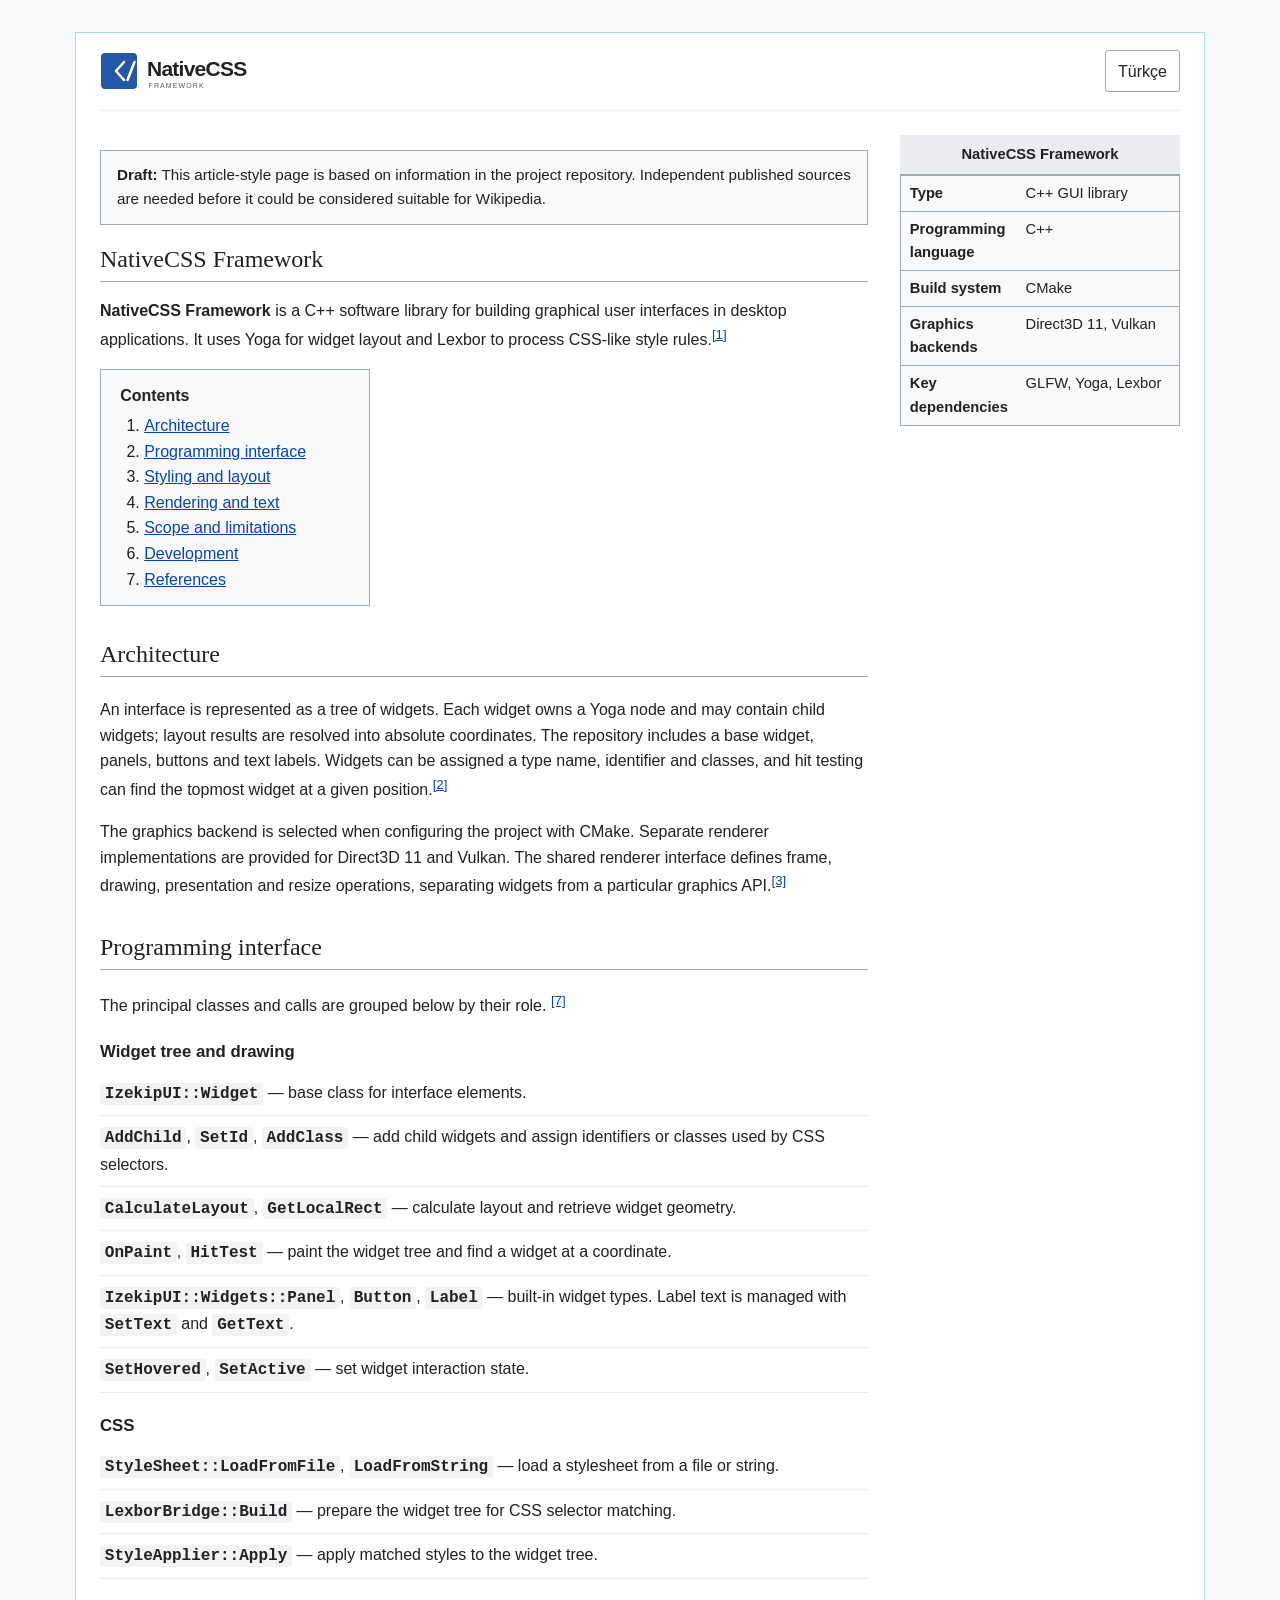
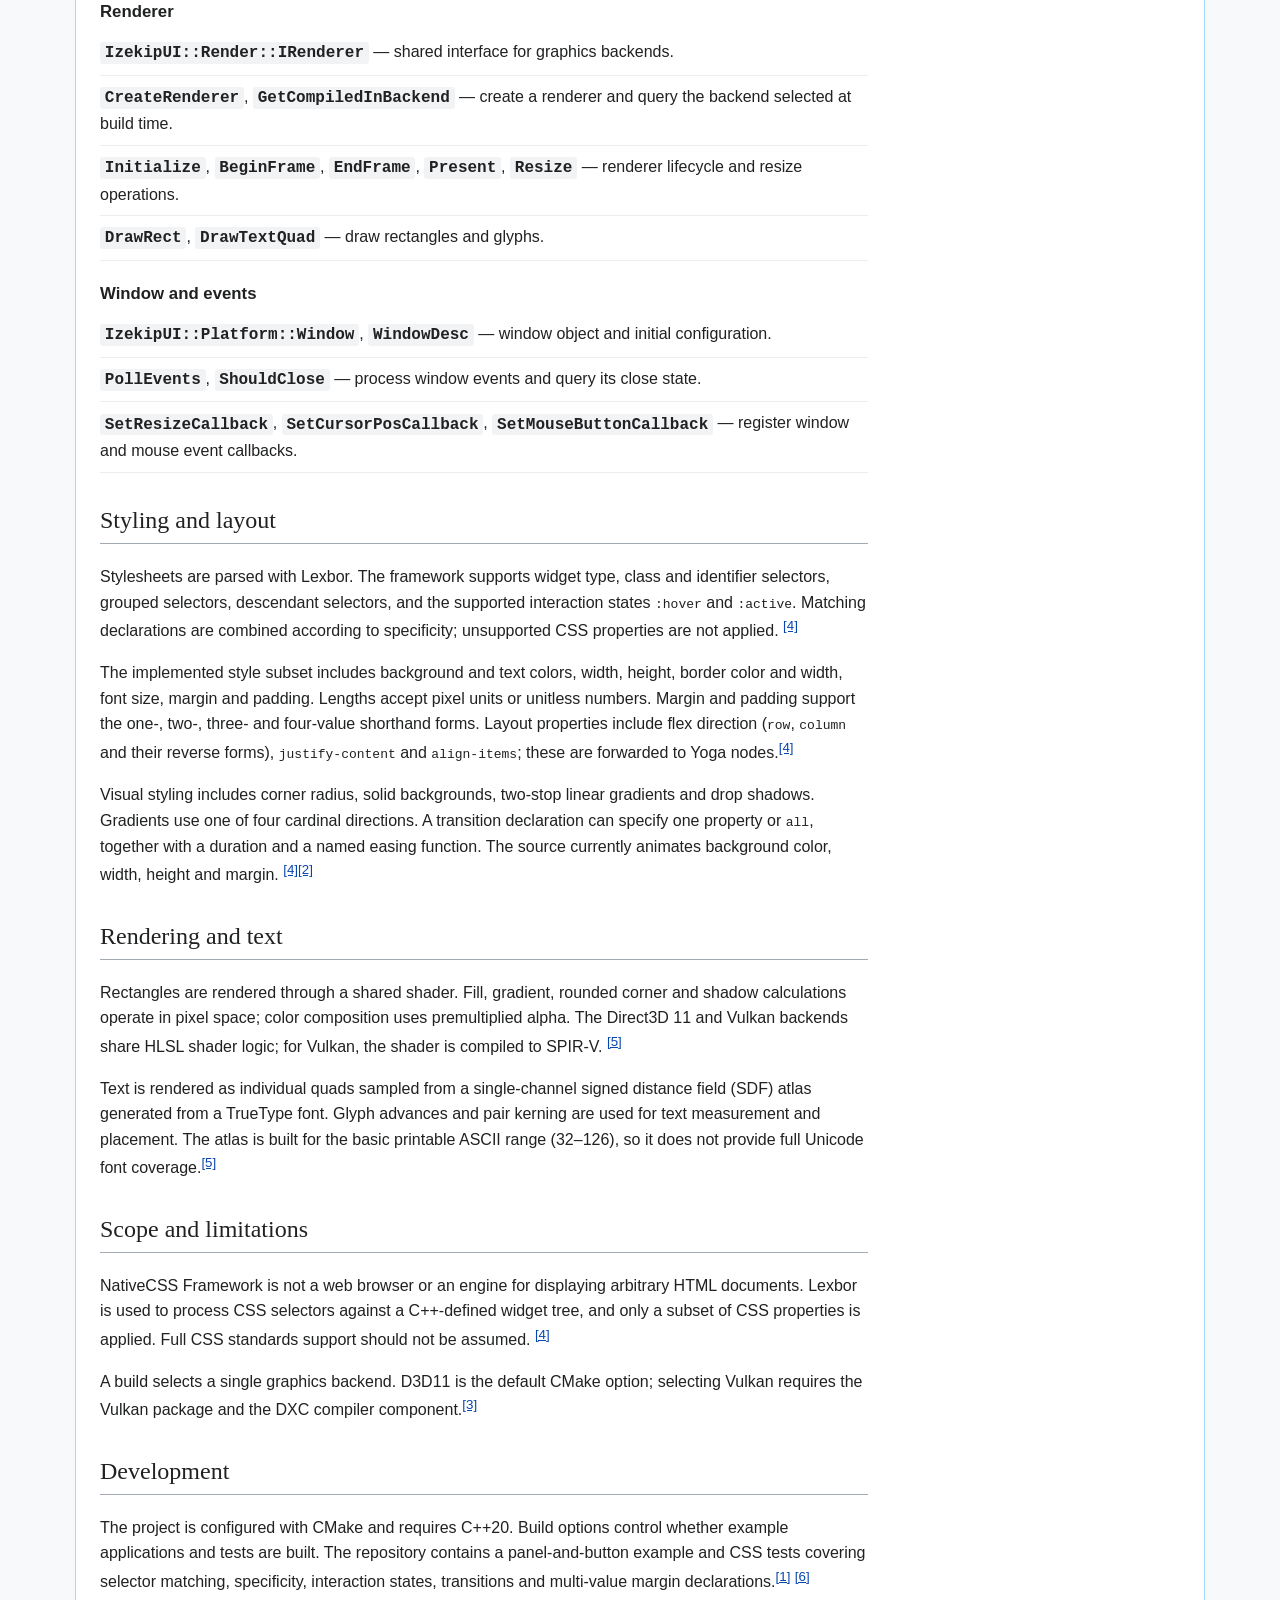
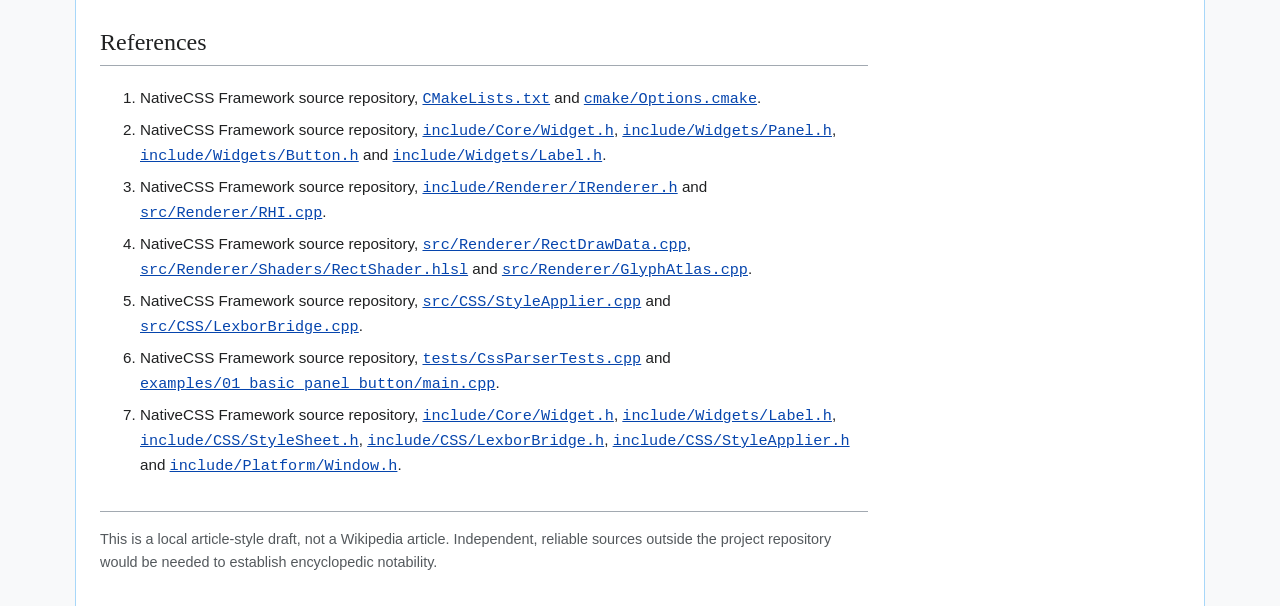
<file: docs/izekipui-wikipedia.html>
<!doctype html>
<html lang="en">
<head>
  <meta charset="utf-8">
  <meta name="viewport" content="width=device-width, initial-scale=1">
  <title>NativeCSS Framework — taslak ansiklopedi maddesi</title>
  <style>
    :root {
      color-scheme: light;
      font-family: sans-serif;
      line-height: 1.6;
      color: #202122;
      background: #f8f9fa;
    }

    body {
      max-width: 1080px;
      margin: 2rem auto;
      padding: 0 1.5rem;
      background: #fff;
      border: 1px solid #a7d7f9;
    }

    main {
      max-width: 100%;
      padding: 1.5rem 0;
    }

    .page-grid {
      display: grid;
      grid-template-columns: minmax(0, 1fr) 280px;
      gap: 2rem;
      align-items: start;
    }

    .article-content {
      grid-column: 1;
      grid-row: 1;
      min-width: 0;
    }

    .sidebar {
      grid-column: 2;
      grid-row: 1;
    }

    .brand-bar {
      display: flex;
      align-items: center;
      justify-content: space-between;
      gap: 1rem;
      position: sticky;
      top: 0;
      z-index: 10;
      padding: 0.65rem 0;
      border-bottom: 1px solid #eaecf0;
      background: #fff;
    }

    .brand-bar img {
      display: block;
      width: min(260px, 100%);
      height: auto;
    }

    .language-toggle {
      flex: 0 0 auto;
      padding: 0.45rem 0.75rem;
      border: 1px solid #a2a9b1;
      border-radius: 3px;
      background: #fff;
      color: #202122;
      font: inherit;
      cursor: pointer;
    }

    .language-toggle:hover {
      background: #f8f9fa;
    }

    h1 {
      margin: 0 0 0.4rem;
      padding-bottom: 0.2rem;
      border-bottom: 1px solid #a2a9b1;
      font-family: Georgia, "Times New Roman", serif;
      font-weight: normal;
    }

    h2 {
      margin-top: 1.8rem;
      padding-bottom: 0.2rem;
      border-bottom: 1px solid #a2a9b1;
      font-family: Georgia, "Times New Roman", serif;
      font-weight: normal;
    }

    .api-group {
      margin-top: 1.25rem;
    }

    .api-group h3 {
      margin-bottom: 0.35rem;
      font-size: 1.05rem;
    }

    .api-list {
      margin: 0;
      padding: 0;
      list-style: none;
    }

    .api-list li {
      padding: 0.5rem 0;
      border-bottom: 1px solid #eaecf0;
    }

    .api-list code {
      padding: 0.12rem 0.3rem;
      border-radius: 3px;
      background: #f1f3f5;
      font-size: 1rem;
      font-weight: 600;
      overflow-wrap: anywhere;
    }

    a {
      color: #0645ad;
    }

    .notice {
      padding: 0.75rem 1rem;
      border: 1px solid #a2a9b1;
      background: #f8f9fa;
      font-size: 0.95rem;
    }

    .infobox {
      width: 100%;
      margin: 0;
      border: 1px solid #a2a9b1;
      border-spacing: 0;
      background: #f8f9fa;
      font-size: 0.92rem;
    }

    .infobox caption {
      padding: 0.5rem;
      background: #eaecf0;
      font-weight: bold;
    }

    .infobox th,
    .infobox td {
      padding: 0.35rem 0.55rem;
      border-top: 1px solid #a2a9b1;
      text-align: left;
      vertical-align: top;
    }

    .infobox th {
      width: 38%;
    }

    .toc {
      display: table;
      min-width: 230px;
      padding: 0.8rem 1.2rem;
      border: 1px solid #a2a9b1;
      background: #f8f9fa;
    }

    .toc ol {
      margin: 0.3rem 0 0;
      padding-left: 1.5rem;
    }

    .references {
      font-size: 0.95rem;
    }

    .references li {
      margin: 0.4rem 0;
    }

    footer {
      margin-top: 2rem;
      padding: 1rem 0 1.5rem;
      border-top: 1px solid #a2a9b1;
      color: #54595d;
      font-size: 0.9rem;
    }

    @media (max-width: 620px) {
      body {
        margin: 0;
        padding: 0 1rem;
        border: 0;
      }

      .page-grid {
        grid-template-columns: minmax(0, 1fr);
        gap: 1rem;
      }

      .brand-bar img {
        width: min(220px, 100%);
      }

      .article-content {
        grid-column: 1;
        grid-row: 1;
      }

      .sidebar {
        grid-column: 1;
        grid-row: 2;
      }
    }
  </style>
</head>
<body>
  <header class="brand-bar">
    <img src="nativecss-logo.svg" alt="NativeCSS Framework">
    <button class="language-toggle" type="button" id="language-toggle"
            aria-label="Switch to Turkish">Türkçe</button>
  </header>

  <main>
    <div class="page-grid">
      <aside class="sidebar">
        <div data-lang="en">
          <table class="infobox">
            <caption>NativeCSS Framework</caption>
            <tbody>
              <tr><th>Type</th><td>C++ GUI library</td></tr>
              <tr><th>Programming language</th><td>C++</td></tr>
              <tr><th>Build system</th><td>CMake</td></tr>
              <tr><th>Graphics backends</th><td>Direct3D 11, Vulkan</td></tr>
              <tr><th>Key dependencies</th><td>GLFW, Yoga, Lexbor</td></tr>
            </tbody>
          </table>
        </div>
        <div data-lang="tr" hidden>
        <table class="infobox">
          <caption>NativeCSS Framework</caption>
          <tbody>
            <tr>
              <th>Tür</th>
              <td>C++ grafik arayüz kütüphanesi</td>
            </tr>
            <tr>
              <th>Programlama dili</th>
              <td>C++</td>
            </tr>
            <tr>
              <th>Yapı sistemi</th>
              <td>CMake</td>
            </tr>
            <tr>
              <th>Grafik arka uçları</th>
              <td>Direct3D 11, Vulkan</td>
            </tr>
            <tr>
              <th>Başlıca bağımlılıklar</th>
              <td>GLFW, Yoga, Lexbor</td>
            </tr>
          </tbody>
        </table>
        </div>
      </aside>

      <article class="article-content" data-lang="en">
        <p class="notice">
          <strong>Draft:</strong> This article-style page is based on information in the
          project repository. Independent published sources are needed before it could
          be considered suitable for Wikipedia.
        </p>

        <h1>NativeCSS Framework</h1>

        <p>
          <b>NativeCSS Framework</b> is a C++ software library for building graphical
          user interfaces in desktop applications. It uses Yoga for widget layout and
          Lexbor to process CSS-like style rules.<sup><a href="#ref-cmake-en">[1]</a></sup>
        </p>

        <nav class="toc" aria-label="Contents">
          <strong>Contents</strong>
          <ol>
            <li><a href="#architecture-en">Architecture</a></li>
            <li><a href="#api-en">Programming interface</a></li>
            <li><a href="#styling-en">Styling and layout</a></li>
            <li><a href="#rendering-en">Rendering and text</a></li>
            <li><a href="#scope-en">Scope and limitations</a></li>
            <li><a href="#development-en">Development</a></li>
            <li><a href="#references-en">References</a></li>
          </ol>
        </nav>

        <section id="architecture-en">
          <h2>Architecture</h2>
          <p>
            An interface is represented as a tree of widgets. Each widget owns a Yoga
            node and may contain child widgets; layout results are resolved into
            absolute coordinates. The repository includes a base widget, panels,
            buttons and text labels. Widgets can be assigned a type name, identifier
            and classes, and hit testing can find the topmost widget at a given
            position.<sup><a href="#ref-widget-en">[2]</a></sup>
          </p>
          <p>
            The graphics backend is selected when configuring the project with CMake.
            Separate renderer implementations are provided for Direct3D 11 and
            Vulkan. The shared renderer interface defines frame, drawing, presentation
            and resize operations, separating widgets from a particular graphics
            API.<sup><a href="#ref-options-en">[3]</a></sup>
          </p>
        </section>

        <section id="api-en">
          <h2>Programming interface</h2>
          <p>
            The principal classes and calls are grouped below by their role.
            <sup><a href="#ref-api-en">[7]</a></sup>
          </p>
          <div class="api-group">
            <h3>Widget tree and drawing</h3>
            <ul class="api-list">
              <li><code>IzekipUI::Widget</code> — base class for interface elements.</li>
              <li><code>AddChild</code>, <code>SetId</code>, <code>AddClass</code> — add child widgets and assign identifiers or classes used by CSS selectors.</li>
              <li><code>CalculateLayout</code>, <code>GetLocalRect</code> — calculate layout and retrieve widget geometry.</li>
              <li><code>OnPaint</code>, <code>HitTest</code> — paint the widget tree and find a widget at a coordinate.</li>
              <li><code>IzekipUI::Widgets::Panel</code>, <code>Button</code>, <code>Label</code> — built-in widget types. Label text is managed with <code>SetText</code> and <code>GetText</code>.</li>
              <li><code>SetHovered</code>, <code>SetActive</code> — set widget interaction state.</li>
            </ul>
          </div>
          <div class="api-group">
            <h3>CSS</h3>
            <ul class="api-list">
              <li><code>StyleSheet::LoadFromFile</code>, <code>LoadFromString</code> — load a stylesheet from a file or string.</li>
              <li><code>LexborBridge::Build</code> — prepare the widget tree for CSS selector matching.</li>
              <li><code>StyleApplier::Apply</code> — apply matched styles to the widget tree.</li>
            </ul>
          </div>
          <div class="api-group">
            <h3>Renderer</h3>
            <ul class="api-list">
              <li><code>IzekipUI::Render::IRenderer</code> — shared interface for graphics backends.</li>
              <li><code>CreateRenderer</code>, <code>GetCompiledInBackend</code> — create a renderer and query the backend selected at build time.</li>
              <li><code>Initialize</code>, <code>BeginFrame</code>, <code>EndFrame</code>, <code>Present</code>, <code>Resize</code> — renderer lifecycle and resize operations.</li>
              <li><code>DrawRect</code>, <code>DrawTextQuad</code> — draw rectangles and glyphs.</li>
            </ul>
          </div>
          <div class="api-group">
            <h3>Window and events</h3>
            <ul class="api-list">
              <li><code>IzekipUI::Platform::Window</code>, <code>WindowDesc</code> — window object and initial configuration.</li>
              <li><code>PollEvents</code>, <code>ShouldClose</code> — process window events and query its close state.</li>
              <li><code>SetResizeCallback</code>, <code>SetCursorPosCallback</code>, <code>SetMouseButtonCallback</code> — register window and mouse event callbacks.</li>
            </ul>
          </div>
        </section>

        <section id="styling-en">
          <h2>Styling and layout</h2>
          <p>
            Stylesheets are parsed with Lexbor. The framework supports widget type,
            class and identifier selectors, grouped selectors, descendant selectors,
            and the supported interaction states <code>:hover</code> and
            <code>:active</code>. Matching declarations are combined according to
            specificity; unsupported CSS properties are not applied.
            <sup><a href="#ref-css-en">[4]</a></sup>
          </p>
          <p>
            The implemented style subset includes background and text colors, width,
            height, border color and width, font size, margin and padding. Lengths
            accept pixel units or unitless numbers. Margin and padding support the
            one-, two-, three- and four-value shorthand forms. Layout properties
            include flex direction (<code>row</code>, <code>column</code> and their
            reverse forms), <code>justify-content</code> and <code>align-items</code>;
            these are forwarded to Yoga nodes.<sup><a href="#ref-css-en">[4]</a></sup>
          </p>
          <p>
            Visual styling includes corner radius, solid backgrounds, two-stop linear
            gradients and drop shadows. Gradients use one of four cardinal directions.
            A transition declaration can specify one property or <code>all</code>,
            together with a duration and a named easing function. The source currently
            animates background color, width, height and margin.
            <sup><a href="#ref-css-en">[4]</a></sup><sup><a href="#ref-widget-en">[2]</a></sup>
          </p>
        </section>

        <section id="rendering-en">
          <h2>Rendering and text</h2>
          <p>
            Rectangles are rendered through a shared shader. Fill, gradient, rounded
            corner and shadow calculations operate in pixel space; color composition
            uses premultiplied alpha. The Direct3D 11 and Vulkan backends share HLSL
            shader logic; for Vulkan, the shader is compiled to SPIR-V.
            <sup><a href="#ref-renderer-en">[5]</a></sup>
          </p>
          <p>
            Text is rendered as individual quads sampled from a single-channel signed
            distance field (SDF) atlas generated from a TrueType font. Glyph advances
            and pair kerning are used for text measurement and placement. The atlas is
            built for the basic printable ASCII range (32–126), so it does not provide
            full Unicode font coverage.<sup><a href="#ref-renderer-en">[5]</a></sup>
          </p>
        </section>

        <section id="scope-en">
          <h2>Scope and limitations</h2>
          <p>
            NativeCSS Framework is not a web browser or an engine for displaying
            arbitrary HTML documents. Lexbor is used to process CSS selectors against
            a C++-defined widget tree, and only a subset of CSS properties is applied.
            Full CSS standards support should not be assumed.
            <sup><a href="#ref-css-en">[4]</a></sup>
          </p>
          <p>
            A build selects a single graphics backend. D3D11 is the default CMake
            option; selecting Vulkan requires the Vulkan package and the DXC compiler
            component.<sup><a href="#ref-options-en">[3]</a></sup>
          </p>
        </section>

        <section id="development-en">
          <h2>Development</h2>
          <p>
            The project is configured with CMake and requires C++20. Build options
            control whether example applications and tests are built. The repository
            contains a panel-and-button example and CSS tests covering selector
            matching, specificity, interaction states, transitions and multi-value
            margin declarations.<sup><a href="#ref-cmake-en">[1]</a></sup>
            <sup><a href="#ref-tests-en">[6]</a></sup>
          </p>
        </section>

        <section id="references-en">
          <h2>References</h2>
          <ol class="references">
            <li id="ref-cmake-en">NativeCSS Framework source repository, <a href="../CMakeLists.txt"><code>CMakeLists.txt</code></a> and <a href="../cmake/Options.cmake"><code>cmake/Options.cmake</code></a>.</li>
            <li id="ref-widget-en">NativeCSS Framework source repository, <a href="../include/Core/Widget.h"><code>include/Core/Widget.h</code></a>, <a href="../include/Widgets/Panel.h"><code>include/Widgets/Panel.h</code></a>, <a href="../include/Widgets/Button.h"><code>include/Widgets/Button.h</code></a> and <a href="../include/Widgets/Label.h"><code>include/Widgets/Label.h</code></a>.</li>
            <li id="ref-options-en">NativeCSS Framework source repository, <a href="../include/Renderer/IRenderer.h"><code>include/Renderer/IRenderer.h</code></a> and <a href="../src/Renderer/RHI.cpp"><code>src/Renderer/RHI.cpp</code></a>.</li>
            <li id="ref-renderer-en">NativeCSS Framework source repository, <a href="../src/Renderer/RectDrawData.cpp"><code>src/Renderer/RectDrawData.cpp</code></a>, <a href="../src/Renderer/Shaders/RectShader.hlsl"><code>src/Renderer/Shaders/RectShader.hlsl</code></a> and <a href="../src/Renderer/GlyphAtlas.cpp"><code>src/Renderer/GlyphAtlas.cpp</code></a>.</li>
            <li id="ref-css-en">NativeCSS Framework source repository, <a href="../src/CSS/StyleApplier.cpp"><code>src/CSS/StyleApplier.cpp</code></a> and <a href="../src/CSS/LexborBridge.cpp"><code>src/CSS/LexborBridge.cpp</code></a>.</li>
            <li id="ref-tests-en">NativeCSS Framework source repository, <a href="../tests/CssParserTests.cpp"><code>tests/CssParserTests.cpp</code></a> and <a href="../examples/01_basic_panel_button/main.cpp"><code>examples/01_basic_panel_button/main.cpp</code></a>.</li>
            <li id="ref-api-en">NativeCSS Framework source repository, <a href="../include/Core/Widget.h"><code>include/Core/Widget.h</code></a>, <a href="../include/Widgets/Label.h"><code>include/Widgets/Label.h</code></a>, <a href="../include/CSS/StyleSheet.h"><code>include/CSS/StyleSheet.h</code></a>, <a href="../include/CSS/LexborBridge.h"><code>include/CSS/LexborBridge.h</code></a>, <a href="../include/CSS/StyleApplier.h"><code>include/CSS/StyleApplier.h</code></a> and <a href="../include/Platform/Window.h"><code>include/Platform/Window.h</code></a>.</li>
          </ol>
        </section>

        <footer>
          This is a local article-style draft, not a Wikipedia article. Independent,
          reliable sources outside the project repository would be needed to establish
          encyclopedic notability.
        </footer>
      </article>

      <article class="article-content" data-lang="tr" hidden>
        <p class="notice">
          <strong>Taslak:</strong> Bu sayfa, proje deposundaki bilgilere dayanarak hazırlanmış
          ansiklopedik bir tanıtım taslağıdır. Bağımsız yayımlanmış kaynaklar eklenmeden
          Wikipedia maddesi olarak yayımlanmaya uygun olduğu varsayılmamalıdır.
        </p>

        <h1>NativeCSS Framework</h1>

    <p>
      <b>NativeCSS Framework</b>, C++ ile geliştirilen ve masaüstü uygulamalarında grafik kullanıcı
      arayüzleri oluşturmayı amaçlayan bir yazılım kütüphanesidir. Proje, arayüz
      bileşenlerinin yerleşimi için Yoga'yı; CSS benzeri stil kurallarının
      işlenmesinde ise Lexbor'u kullanır.<sup><a href="#ref-cmake">[1]</a></sup>
    </p>

    <nav class="toc" aria-label="İçindekiler">
      <strong>İçindekiler</strong>
      <ol>
        <li><a href="#mimari">Mimari</a></li>
        <li><a href="#api">Programlama arayüzü</a></li>
        <li><a href="#stil">Stil ve yerleşim</a></li>
        <li><a href="#cizim">Çizim ve metin</a></li>
        <li><a href="#sinirlar">Kapsam ve sınırlamalar</a></li>
        <li><a href="#gelistirme">Geliştirme</a></li>
        <li><a href="#kaynakca">Kaynakça</a></li>
      </ol>
    </nav>

    <section id="mimari">
      <h2>Mimari</h2>
      <p>
        Arayüz, widget adı verilen bileşenlerden oluşan bir ağaç biçiminde tanımlanır.
        Her widget kendi Yoga düğümünü ve çocuk bileşenlerini taşır; yerel arayüz
        koordinatları yerleşim hesabından sonra mutlak koordinatlara dönüştürülür.
        Projede temel widget altyapısının yanı sıra panel, düğme ve metin etiketi
        bileşenleri bulunur. Widget'lar tür adı, kimlik ve sınıf bilgisi alabilir.
        Ayrıca ağaç üzerinde hit-test ile imleç konumuna denk gelen en üstteki
        bileşen bulunabilir.<sup><a href="#ref-widget">[2]</a></sup>
      </p>
      <p>
        Kullanılacak grafik arka ucu CMake yapılandırması sırasında seçilir. Kaynak
        kodunda Direct3D 11 ve Vulkan için ayrı renderer uygulamaları
        bulunmaktadır. Ortak renderer arayüzü kare başlangıcı, çizim, sunum ve
        yeniden boyutlandırma işlemlerini tanımlar; arayüz bileşenleri bu sayede
        belirli bir grafik API'sine doğrudan bağlanmaz.<sup><a href="#ref-options">[3]</a></sup>
      </p>
    </section>

    <section id="api">
      <h2>Programlama arayüzü</h2>
      <p>
        Başlıca sınıflar ve çağrılar, kullanım alanlarına göre aşağıda
        gruplandırılmıştır.<sup><a href="#ref-api">[7]</a></sup>
      </p>
      <div class="api-group">
        <h3>Widget ağacı ve çizim</h3>
        <ul class="api-list">
          <li><code>IzekipUI::Widget</code> — tüm arayüz bileşenlerinin temel sınıfı.</li>
          <li><code>AddChild</code>, <code>SetId</code>, <code>AddClass</code> — çocuk widget ekleme ve CSS seçicilerinde kullanılan kimlik/sınıf bilgilerini ayarlama.</li>
          <li><code>CalculateLayout</code>, <code>GetLocalRect</code> — yerleşim hesabı ve widget geometrisini alma.</li>
          <li><code>OnPaint</code>, <code>HitTest</code> — çizim ve koordinatla widget bulma.</li>
          <li><code>IzekipUI::Widgets::Panel</code>, <code>Button</code>, <code>Label</code> — hazır bileşen türleri. Etiket metni <code>SetText</code> ve <code>GetText</code> ile yönetilir.</li>
          <li><code>SetHovered</code>, <code>SetActive</code> — widget'ın etkileşim durumunu ayarlama.</li>
        </ul>
      </div>
      <div class="api-group">
        <h3>CSS</h3>
        <ul class="api-list">
          <li><code>StyleSheet::LoadFromFile</code>, <code>LoadFromString</code> — stil sayfasını dosyadan veya metinden yükleme.</li>
          <li><code>LexborBridge::Build</code> — widget ağacını CSS seçici eşleştirmesine hazırlama.</li>
          <li><code>StyleApplier::Apply</code> — eşleşen stilleri widget ağacına uygulama.</li>
        </ul>
      </div>
      <div class="api-group">
        <h3>Renderer</h3>
        <ul class="api-list">
          <li><code>IzekipUI::Render::IRenderer</code> — grafik arka uçlarının ortak arayüzü.</li>
          <li><code>CreateRenderer</code>, <code>GetCompiledInBackend</code> — renderer oluşturma ve derlemede seçilen arka ucu öğrenme.</li>
          <li><code>Initialize</code>, <code>BeginFrame</code>, <code>EndFrame</code>, <code>Present</code>, <code>Resize</code> — renderer yaşam döngüsü ve pencere boyutu işlemleri.</li>
          <li><code>DrawRect</code>, <code>DrawTextQuad</code> — dikdörtgen ve metin glifi çizme.</li>
        </ul>
      </div>
      <div class="api-group">
        <h3>Pencere ve olaylar</h3>
        <ul class="api-list">
          <li><code>IzekipUI::Platform::Window</code>, <code>WindowDesc</code> — pencere nesnesi ve başlangıç yapılandırması.</li>
          <li><code>PollEvents</code>, <code>ShouldClose</code> — pencere olaylarını işleme ve kapanış durumunu sorgulama.</li>
          <li><code>SetResizeCallback</code>, <code>SetCursorPosCallback</code>, <code>SetMouseButtonCallback</code> — pencere ve fare olayları için geri çağrılar tanımlama.</li>
        </ul>
      </div>
    </section>

    <section id="stil">
      <h2>Stil ve yerleşim</h2>
      <p>
        Stil dosyaları Lexbor kullanılarak ayrıştırılır. Kütüphane, widget türü
        seçicilerinin yanında sınıf ve kimlik seçicilerini, gruplandırılmış
        seçicileri, alt öğe seçicilerini ve desteklenen etkileşimli
        <code>:hover</code> ile <code>:active</code> durumlarını uygular. Eşleşen
        bildirimler özgüllüklerine göre birleştirilir; bilinmeyen veya desteklenmeyen
        CSS özellikleri uygulanmaz.<sup><a href="#ref-css">[4]</a></sup>
      </p>
      <p>
        Stil alt kümesinde arka plan ve metin rengi, genişlik, yükseklik, kenar
        rengi ve kalınlığı, yazı boyutu, kenar boşluğu ve iç boşluk gibi özellikler
        yer alır. Boyut değerleri piksel birimiyle veya birimsiz sayıyla ifade
        edilir; kutu kenarları için CSS'in tek, iki, üç ve dört değerli kısa
        yazımları desteklenir. Yerleşim özellikleri arasında flex yönü
        (<code>row</code>, <code>column</code> ve tersleri), <code>justify-content</code>
        ve <code>align-items</code> seçenekleri bulunur. Bu değerler Yoga düğümlerine
        aktarılır.<sup><a href="#ref-css">[4]</a></sup>
      </p>
      <p>
        Görsel stiller arasında köşe yarıçapı, tek renkli arka plan, iki renk
        duraklı doğrusal gradyan ve gölge bulunur. Gradyanlar dört ana yönü
        kullanır; gölgeler yatay ve dikey kaydırma, bulanıklık yarıçapı ve renk
        alır. Geçiş bildirimi tek bir özellik veya <code>all</code> için süre ve
        adlandırılmış easing seçeneği tanımlayabilir. Kaynak kodunda arka plan
        rengi, genişlik, yükseklik ve kenar boşluğu geçişleri yer alır.
        <sup><a href="#ref-css">[4]</a></sup><sup><a href="#ref-widget">[2]</a></sup>
      </p>
    </section>

    <section id="cizim">
      <h2>Çizim ve metin</h2>
      <p>
        Renderer, dikdörtgenleri ortak bir gölgelendirici üzerinden çizer. Dolgu,
        gradyan, yuvarlatılmış köşe ve gölge hesapları piksel uzayındaki
        dikdörtgenler üzerinden yapılır; renk karışımı önceden çarpılmış alfa
        yaklaşımını kullanır. D3D11 ve Vulkan arka uçları aynı HLSL gölgelendirici
        mantığını kullanır; Vulkan yapılandırmasında gölgelendirici SPIR-V biçimine
        derlenir.<sup><a href="#ref-renderer">[5]</a></sup>
      </p>
      <p>
        Metin bileşeni, TrueType yazı tipinden üretilmiş tek kanallı imzalı uzaklık
        alanı (SDF) atlasındaki karakterleri ayrı dörtgenler halinde çizer.
        Karakter ilerleme genişlikleri ve çiftler arası kerning bilgisi metin
        ölçümünde ve çiziminde kullanılır. Atlas temel yazdırılabilir ASCII
        aralığına (32–126) göre oluşturulur; bu nedenle Unicode metninin tamamı
        için kapsamlı yazı tipi desteği olduğu anlamına gelmez.
        <sup><a href="#ref-renderer">[5]</a></sup>
      </p>
    </section>

    <section id="sinirlar">
      <h2>Kapsam ve sınırlamalar</h2>
      <p>
        NativeCSS Framework, HTML belgelerini yerleşim motorunda görüntüleyen bir web tarayıcısı
        değildir. Lexbor, widget ağacına bağlı CSS seçicilerini ve kurallarını
        işleme akışında kullanılır; arayüzün yapısı C++ widget nesneleriyle
        oluşturulur. Uygulanan CSS özellikleri projenin kendi alt kümesiyle
        sınırlıdır; tam CSS standardının desteklendiği varsayılmamalıdır.
        <sup><a href="#ref-css">[4]</a></sup>
      </p>
      <p>
        Derleme sırasında yalnızca tek grafik arka ucu seçilir. CMake
        yapılandırmasında varsayılan seçenek D3D11'dir; Vulkan seçeneği için Vulkan
        paketi ve DXC derleyici bileşeni aranır.<sup><a href="#ref-options">[3]</a></sup>
      </p>
    </section>

    <section id="gelistirme">
      <h2>Geliştirme</h2>
      <p>
        Proje CMake ile yapılandırılır ve C++20 standardını gerektirir. Derleme
        seçenekleri örnek uygulamaları ve testleri açıp kapatmaya imkân verir.
        Depoda panel ve düğme kullanan bir örnek ile seçici eşleştirme, özgüllük,
        etkileşim durumları, geçiş bildirimi ve çok değerli kenar boşluğu gibi
        konuları kapsayan CSS ayrıştırıcı testleri bulunur.
        <sup><a href="#ref-cmake">[1]</a></sup><sup><a href="#ref-tests">[6]</a></sup>
      </p>
    </section>

    <section id="kaynakca">
      <h2>Kaynakça</h2>
      <ol class="references">
        <li id="ref-cmake">
          NativeCSS Framework kaynak deposu, <a href="../CMakeLists.txt"><code>CMakeLists.txt</code></a>
          ve <a href="../cmake/Options.cmake"><code>cmake/Options.cmake</code></a>.
        </li>
        <li id="ref-widget">
          NativeCSS Framework kaynak deposu, <a href="../include/Core/Widget.h"><code>include/Core/Widget.h</code></a>,
          <a href="../include/Widgets/Panel.h"><code>include/Widgets/Panel.h</code></a>,
          <a href="../include/Widgets/Button.h"><code>include/Widgets/Button.h</code></a>
          ve <a href="../include/Widgets/Label.h"><code>include/Widgets/Label.h</code></a>.
        </li>
        <li id="ref-options">
          NativeCSS Framework kaynak deposu, <a href="../include/Renderer/IRenderer.h"><code>include/Renderer/IRenderer.h</code></a>
          ve <a href="../src/Renderer/RHI.cpp"><code>src/Renderer/RHI.cpp</code></a>.
        </li>
        <li id="ref-renderer">
          NativeCSS Framework kaynak deposu, <a href="../src/Renderer/RectDrawData.cpp"><code>src/Renderer/RectDrawData.cpp</code></a>,
          <a href="../src/Renderer/Shaders/RectShader.hlsl"><code>src/Renderer/Shaders/RectShader.hlsl</code></a>
          ve <a href="../src/Renderer/GlyphAtlas.cpp"><code>src/Renderer/GlyphAtlas.cpp</code></a>.
        </li>
        <li id="ref-css">
          NativeCSS Framework kaynak deposu,
          <a href="../src/CSS/StyleApplier.cpp"><code>src/CSS/StyleApplier.cpp</code></a>
          ve <a href="../src/CSS/LexborBridge.cpp"><code>src/CSS/LexborBridge.cpp</code></a>.
        </li>
        <li id="ref-tests">
          NativeCSS Framework kaynak deposu,
          <a href="../tests/CssParserTests.cpp"><code>tests/CssParserTests.cpp</code></a>
          ve
          <a href="../examples/01_basic_panel_button/main.cpp"><code>examples/01_basic_panel_button/main.cpp</code></a>.
        </li>
        <li id="ref-api">
          NativeCSS Framework kaynak deposu,
          <a href="../include/Core/Widget.h"><code>include/Core/Widget.h</code></a>,
          <a href="../include/Widgets/Label.h"><code>include/Widgets/Label.h</code></a>,
          <a href="../include/CSS/StyleSheet.h"><code>include/CSS/StyleSheet.h</code></a>,
          <a href="../include/CSS/LexborBridge.h"><code>include/CSS/LexborBridge.h</code></a>,
          <a href="../include/CSS/StyleApplier.h"><code>include/CSS/StyleApplier.h</code></a>
          ve <a href="../include/Platform/Window.h"><code>include/Platform/Window.h</code></a>.
        </li>
      </ol>
    </section>

        <footer>
          Bu metin bir Wikipedia maddesi değildir; mevcut proje kaynaklarından oluşturulmuş
          yerel bir HTML taslağıdır. Ansiklopedik kayda değerlik için proje dışındaki
          güvenilir ve bağımsız kaynaklar gereklidir.
        </footer>
      </article>
    </div>
  </main>
  <script>
    const languageButton = document.getElementById("language-toggle");
    const languageSections = document.querySelectorAll("[data-lang]");

    languageButton.addEventListener("click", () => {
      const nextLanguage = document.documentElement.lang === "en" ? "tr" : "en";
      document.documentElement.lang = nextLanguage;
      document.title = `NativeCSS Framework — ${nextLanguage === "en" ? "article draft" : "taslak ansiklopedi maddesi"}`;
      languageButton.textContent = nextLanguage === "en" ? "Türkçe" : "English";
      languageButton.setAttribute(
        "aria-label",
        nextLanguage === "en" ? "Switch to Turkish" : "Switch to English"
      );

      languageSections.forEach((section) => {
        section.hidden = section.dataset.lang !== nextLanguage;
      });
    });
  </script>
</body>
</html>
</file>
<file: style.css>
/* ===================================
   İZEKİP UI - CSS STYLESHEEt
   =================================== */

/* ===== CSS VARIABLES & COLORS ===== */
:root {
    --primary-color: #3366FF;
    --secondary-color: #5588FF;
    --success-color: #2ECC71;
    --danger-color: #E74C3C;
    --warning-color: #F39C12;
    --info-color: #3498DB;

    --text-dark: #222222;
    --text-light: #FFFFFF;
    --text-gray: #777777;

    --bg-light: #F5F5F5;
    --bg-white: #FFFFFF;
    --bg-dark: #1E1E1E;
    --bg-darker: #0F0F0F;

    --border-color: #DDDDDD;
    --shadow-color: #00000070;

    --transition-speed: 300ms;
    --transition-timing: ease-in-out;
}

/* ===== GLOBAL STYLES ===== */
* {
    margin: 0;
    padding: 0;
    box-sizing: border-box;
}

html {
    scroll-behavior: smooth;
}

body {
    font-family: -apple-system, BlinkMacSystemFont, 'Segoe UI', Roboto, 'Helvetica Neue', Arial, sans-serif;
    line-height: 1.6;
    color: var(--text-dark);
    background-color: var(--bg-light);
    font-size: 16px;
}

a {
    color: var(--primary-color);
    text-decoration: none;
    transition: color var(--transition-speed) var(--transition-timing);
}

a:hover {
    color: var(--secondary-color);
    text-decoration: underline;
}

code {
    background-color: #F0F0F0;
    padding: 2px 6px;
    border-radius: 3px;
    font-family: 'Courier New', monospace;
    font-size: 0.9em;
}

pre {
    background-color: #2D2D2D;
    color: #F8F8F2;
    padding: 16px;
    border-radius: 8px;
    overflow-x: auto;
    margin: 16px 0;
    font-family: 'Courier New', monospace;
}

pre code {
    background-color: transparent;
    padding: 0;
    color: inherit;
}

/* ===== CONTAINER ===== */
.container {
    max-width: 1200px;
    margin: 0 auto;
    padding: 0 20px;
}

/* ===== NAVIGATION BAR ===== */
.navbar {
    background: linear-gradient(to right, #2C3E50, #34495E);
    color: var(--text-light);
    padding: 16px 0;
    position: sticky;
    top: 0;
    z-index: 1000;
    box-shadow: 0px 2px 8px rgba(0, 0, 0, 0.1);
}

.navbar .container {
    display: flex;
    justify-content: space-between;
    align-items: center;
}

.nav-brand {
    font-size: 24px;
    font-weight: bold;
    color: var(--secondary-color);
}

.nav-menu {
    display: flex;
    list-style: none;
    gap: 30px;
}

.nav-link {
    color: var(--text-light);
    transition: color var(--transition-speed) var(--transition-timing);
}

.nav-link:hover {
    color: var(--secondary-color);
    text-decoration: none;
}

/* ===== HERO SECTION ===== */
.hero {
    background: linear-gradient(135deg, #667EEA 0%, #764BA2 100%);
    color: var(--text-light);
    padding: 100px 0;
    text-align: center;
    display: flex;
    align-items: center;
    justify-content: center;
    min-height: 600px;
}

.hero-content {
    flex: 1;
    animation: slideInUp 0.8s ease-in-out;
}

.hero-title {
    font-size: 56px;
    font-weight: bold;
    margin-bottom: 16px;
    text-shadow: 2px 2px 4px rgba(0, 0, 0, 0.3);
}

.hero-subtitle {
    font-size: 24px;
    margin-bottom: 12px;
    opacity: 0.95;
}

.hero-description {
    font-size: 18px;
    margin-bottom: 40px;
    opacity: 0.9;
}

.hero-buttons {
    display: flex;
    gap: 20px;
    justify-content: center;
    flex-wrap: wrap;
}

.hero-code {
    flex: 1;
    animation: slideInRight 0.8s ease-in-out;
}

.hero-code pre {
    background-color: rgba(0, 0, 0, 0.3);
    border: 2px solid rgba(255, 255, 255, 0.2);
}

/* ===== BUTTONS ===== */
.btn {
    display: inline-block;
    padding: 14px 32px;
    border-radius: 8px;
    font-size: 16px;
    font-weight: 600;
    text-decoration: none;
    border: none;
    cursor: pointer;
    transition: all var(--transition-speed) var(--transition-timing);
}

.btn-primary {
    background: linear-gradient(to right, var(--primary-color), var(--secondary-color));
    color: var(--text-light);
    box-shadow: 0px 4px 12px rgba(51, 102, 255, 0.3);
}

.btn-primary:hover {
    transform: translateY(-2px);
    box-shadow: 0px 8px 20px rgba(51, 102, 255, 0.4);
    text-decoration: none;
}

.btn-primary:active {
    transform: translateY(0);
    box-shadow: 0px 2px 6px rgba(51, 102, 255, 0.3);
}

.btn-secondary {
    background-color: transparent;
    color: var(--text-light);
    border: 2px solid var(--text-light);
}

.btn-secondary:hover {
    background-color: var(--text-light);
    color: #667EEA;
    text-decoration: none;
}

/* ===== SECTION TITLES ===== */
.section-title {
    font-size: 42px;
    font-weight: bold;
    text-align: center;
    margin-bottom: 60px;
    position: relative;
    padding-bottom: 20px;
}

.section-title::after {
    content: '';
    position: absolute;
    bottom: 0;
    left: 50%;
    transform: translateX(-50%);
    width: 80px;
    height: 4px;
    background: linear-gradient(to right, var(--primary-color), var(--secondary-color));
    border-radius: 2px;
}

/* ===== FEATURES SECTION ===== */
.features {
    padding: 100px 0;
    background-color: var(--bg-white);
}

.features-grid {
    display: grid;
    grid-template-columns: repeat(auto-fit, minmax(300px, 1fr));
    gap: 40px;
    animation: fadeIn 0.8s ease-in-out;
}

.feature-card {
    background-color: var(--bg-light);
    padding: 32px;
    border-radius: 12px;
    text-align: center;
    transition: all var(--transition-speed) var(--transition-timing);
    border: 2px solid transparent;
}

.feature-card:hover {
    transform: translateY(-8px);
    box-shadow: 0px 12px 32px rgba(0, 0, 0, 0.15);
    border-color: var(--primary-color);
    background-color: var(--bg-white);
}

.feature-icon {
    font-size: 48px;
    margin-bottom: 16px;
    display: block;
}

.feature-card h3 {
    font-size: 22px;
    margin-bottom: 16px;
    color: var(--text-dark);
}

.feature-card p {
    color: var(--text-gray);
    margin-bottom: 16px;
    line-height: 1.8;
}

.feature-example {
    background-color: var(--bg-white);
    padding: 12px;
    border-radius: 6px;
    margin-top: 16px;
    border-left: 4px solid var(--primary-color);
}

.feature-example code {
    color: var(--primary-color);
    background-color: transparent;
    padding: 0;
}

/* ===== ARCHITECTURE SECTION ===== */
.architecture {
    padding: 100px 0;
    background: linear-gradient(135deg, #F5F7FA 0%, #C3CFE2 100%);
}

.architecture-content {
    display: grid;
    grid-template-columns: 1fr 1fr 1fr;
    gap: 40px;
}

.tech-stack,
.pipeline-diagram,
.file-structure {
    background-color: var(--bg-white);
    padding: 32px;
    border-radius: 12px;
    box-shadow: 0px 4px 16px rgba(0, 0, 0, 0.1);
}

.tech-stack h3,
.pipeline-diagram h3,
.file-structure h3 {
    font-size: 20px;
    margin-bottom: 20px;
    color: var(--primary-color);
    border-bottom: 2px solid var(--primary-color);
    padding-bottom: 12px;
}

.tech-list {
    list-style: none;
}

.tech-list li {
    padding: 8px 0;
    border-bottom: 1px solid var(--border-color);
    font-size: 15px;
}

.tech-list li:last-child {
    border-bottom: none;
}

.tech-list strong {
    color: var(--primary-color);
}

/* ===== PIPELINE DIAGRAM ===== */
.pipeline-steps {
    display: flex;
    align-items: center;
    gap: 8px;
    flex-wrap: wrap;
    margin-top: 20px;
}

.pipeline-step {
    background: linear-gradient(135deg, var(--primary-color), var(--secondary-color));
    color: var(--text-light);
    padding: 12px 16px;
    border-radius: 8px;
    text-align: center;
    font-size: 13px;
    font-weight: 600;
    min-width: 80px;
    flex: 1;
}

.step-number {
    font-size: 18px;
    font-weight: bold;
    margin-bottom: 4px;
}

.step-text {
    font-size: 12px;
    line-height: 1.4;
}

.pipeline-arrow {
    color: var(--primary-color);
    font-size: 20px;
    font-weight: bold;
}

/* ===== FILE STRUCTURE ===== */
.file-tree {
    background-color: #F9F9F9;
    padding: 16px;
    border-radius: 8px;
    font-family: 'Courier New', monospace;
    font-size: 13px;
    margin-top: 16px;
}

.file-item {
    margin-bottom: 8px;
    padding-left: 16px;
}

.file-icon {
    margin-right: 6px;
}

.file-item ul {
    list-style: none;
    margin-left: 16px;
    margin-top: 4px;
}

.file-item ul li {
    margin-bottom: 4px;
}

/* ===== EXAMPLES SECTION ===== */
.examples {
    padding: 100px 0;
    background-color: var(--bg-white);
}

.example-tabs {
    animation: fadeIn 0.8s ease-in-out;
}

.tab-buttons {
    display: flex;
    gap: 16px;
    margin-bottom: 40px;
    flex-wrap: wrap;
    border-bottom: 2px solid var(--border-color);
}

.tab-btn {
    padding: 12px 24px;
    background-color: transparent;
    border: none;
    border-bottom: 4px solid transparent;
    color: var(--text-gray);
    font-size: 16px;
    font-weight: 600;
    cursor: pointer;
    transition: all var(--transition-speed) var(--transition-timing);
}

.tab-btn.active {
    color: var(--primary-color);
    border-bottom-color: var(--primary-color);
}

.tab-btn:hover {
    color: var(--primary-color);
}

.tab-content {
    display: none;
}

.tab-content.active {
    display: block;
    animation: fadeIn 0.4s ease-in-out;
}

.tab-content h3 {
    font-size: 24px;
    margin-bottom: 24px;
    color: var(--text-dark);
}

.code-split {
    display: grid;
    grid-template-columns: 1fr 1fr;
    gap: 20px;
    margin-bottom: 24px;
}

.code-panel {
    background-color: #F9F9F9;
    padding: 16px;
    border-radius: 8px;
    border: 1px solid var(--border-color);
}

.code-panel h4 {
    font-size: 14px;
    font-weight: 600;
    color: var(--primary-color);
    margin-bottom: 12px;
    text-transform: uppercase;
}

.code-panel pre {
    margin: 0;
    background-color: #2D2D2D;
    padding: 12px;
}

/* ===== INFO BOX ===== */
.info-box {
    background-color: #E3F2FD;
    border-left: 4px solid var(--info-color);
    padding: 16px;
    border-radius: 6px;
    margin-top: 20px;
    color: var(--text-dark);
}

.info-box strong {
    color: var(--info-color);
}

/* ===== LAYOUT PREVIEW ===== */
.layout-preview {
    margin-top: 32px;
    background-color: #F9F9F9;
    padding: 20px;
    border-radius: 8px;
}

.preview-header {
    background-color: #2C3E50;
    color: var(--text-light);
    padding: 30px;
    text-align: center;
    border-radius: 6px;
    margin-bottom: 16px;
    font-weight: 600;
}

.preview-row {
    display: grid;
    grid-template-columns: 250px 1fr;
    gap: 16px;
}

.preview-sidebar {
    background-color: #34495E;
    color: var(--text-light);
    padding: 30px;
    text-align: center;
    border-radius: 6px;
    font-weight: 600;
}

.preview-content {
    background-color: #ECF0F1;
    padding: 30px;
    text-align: center;
    border-radius: 6px;
    font-weight: 600;
    color: var(--text-dark);
}

/* ===== PHASES SECTION ===== */
.phases {
    padding: 100px 0;
    background-color: var(--bg-light);
}

.phases-timeline {
    display: grid;
    grid-template-columns: repeat(auto-fit, minmax(280px, 1fr));
    gap: 24px;
    animation: fadeIn 0.8s ease-in-out;
}

.phase-item {
    background-color: var(--bg-white);
    border-radius: 12px;
    overflow: hidden;
    box-shadow: 0px 4px 12px rgba(0, 0, 0, 0.1);
    transition: all var(--transition-speed) var(--transition-timing);
    border-top: 4px solid var(--border-color);
}

.phase-item.completed {
    border-top-color: var(--success-color);
}

.phase-item.in-progress {
    border-top-color: var(--info-color);
}

.phase-item.planned {
    border-top-color: var(--warning-color);
}

.phase-item:hover {
    transform: translateY(-4px);
    box-shadow: 0px 8px 24px rgba(0, 0, 0, 0.15);
}

.phase-header {
    background: linear-gradient(135deg, #F5F7FA, #C3CFE2);
    padding: 20px;
}

.phase-number {
    font-size: 28px;
    font-weight: bold;
    color: var(--primary-color);
}

.phase-title {
    font-size: 20px;
    font-weight: 600;
    color: var(--text-dark);
}

.phase-status {
    font-size: 12px;
    color: var(--text-gray);
    margin-top: 6px;
}

.phase-content {
    padding: 20px;
}

.phase-content p {
    font-size: 14px;
    color: var(--text-gray);
    line-height: 1.6;
    margin-bottom: 8px;
}

.phase-content p:first-child {
    font-weight: 600;
    color: var(--text-dark);
}

/* ===== COMPARISON SECTION ===== */
.comparison {
    padding: 100px 0;
    background-color: var(--bg-white);
}

.comparison-table {
    width: 100%;
    border-collapse: collapse;
    margin-top: 40px;
    box-shadow: 0px 4px 12px rgba(0, 0, 0, 0.1);
    border-radius: 8px;
    overflow: hidden;
}

.comparison-table thead {
    background: linear-gradient(135deg, var(--primary-color), var(--secondary-color));
    color: var(--text-light);
}

.comparison-table th {
    padding: 20px;
    text-align: left;
    font-weight: 600;
}

.comparison-table td {
    padding: 16px 20px;
    border-bottom: 1px solid var(--border-color);
}

.comparison-table tbody tr:nth-child(even) {
    background-color: var(--bg-light);
}

.comparison-table tbody tr:hover {
    background-color: #EBF0FF;
}

.comparison-table tbody tr:last-child td {
    border-bottom: none;
}

.comparison-table td strong {
    color: var(--primary-color);
}

/* ===== SUPPORTED CSS SECTION ===== */
.supported-css {
    padding: 100px 0;
    background: linear-gradient(135deg, #F5F7FA 0%, #C3CFE2 100%);
}

.css-categories {
    display: grid;
    grid-template-columns: repeat(auto-fit, minmax(300px, 1fr));
    gap: 32px;
}

.css-category {
    background-color: var(--bg-white);
    padding: 32px;
    border-radius: 12px;
    box-shadow: 0px 4px 16px rgba(0, 0, 0, 0.1);
}

.css-category h3 {
    font-size: 20px;
    color: var(--primary-color);
    margin-bottom: 20px;
    border-bottom: 2px solid var(--primary-color);
    padding-bottom: 12px;
}

.css-category ul {
    list-style: none;
}

.css-category li {
    padding: 8px 0;
    font-size: 15px;
    color: var(--text-gray);
}

.css-category code {
    background-color: #F0F0F0;
    color: var(--primary-color);
}

/* ===== BUILD SECTION ===== */
.build-section {
    padding: 100px 0;
    background-color: var(--bg-white);
}

.build-tabs {
    display: flex;
    gap: 16px;
    margin-bottom: 40px;
    border-bottom: 2px solid var(--border-color);
}

.build-tab-btn {
    padding: 12px 24px;
    background-color: transparent;
    border: none;
    border-bottom: 4px solid transparent;
    color: var(--text-gray);
    font-size: 16px;
    font-weight: 600;
    cursor: pointer;
    transition: all var(--transition-speed) var(--transition-timing);
}

.build-tab-btn.active {
    color: var(--primary-color);
    border-bottom-color: var(--primary-color);
}

.build-tab-btn:hover {
    color: var(--primary-color);
}

.build-tab-content {
    display: none;
}

.build-tab-content.active {
    display: block;
    animation: fadeIn 0.4s ease-in-out;
}

.build-tab-content pre {
    max-width: 100%;
    overflow-x: auto;
}

/* ===== CONTACT SECTION ===== */
.contact {
    padding: 100px 0;
    background: linear-gradient(135deg, #667EEA 0%, #764BA2 100%);
    color: var(--text-light);
}

.contact-content {
    display: grid;
    grid-template-columns: repeat(auto-fit, minmax(300px, 1fr));
    gap: 40px;
}

.contact-info,
.contact-links,
.contribution {
    background-color: rgba(255, 255, 255, 0.1);
    padding: 32px;
    border-radius: 12px;
    backdrop-filter: blur(10px);
}

.contact-info h3,
.contact-links h3,
.contribution h3 {
    font-size: 22px;
    margin-bottom: 20px;
    border-bottom: 2px solid rgba(255, 255, 255, 0.3);
    padding-bottom: 12px;
}

.contact-info ul,
.contact-links ul,
.contribution ul {
    list-style: none;
}

.contact-info li,
.contact-links li,
.contribution li {
    padding: 10px 0;
    font-size: 16px;
}

.contact-info strong {
    color: #FFD700;
}

.contact-links a {
    color: var(--text-light);
    text-decoration: none;
    display: block;
    padding: 10px;
    border-radius: 6px;
    transition: all var(--transition-speed) var(--transition-timing);
}

.contact-links a:hover {
    background-color: rgba(255, 255, 255, 0.2);
    padding-left: 14px;
}

/* ===== FOOTER ===== */
.footer {
    background-color: var(--bg-darker);
    color: var(--text-light);
    padding: 40px 0;
    text-align: center;
}

.footer p {
    font-size: 14px;
    margin: 8px 0;
}

.heart {
    color: #FF6B6B;
    animation: heartbeat 1.5s infinite;
}

/* ===== ANIMATIONS ===== */
@keyframes slideInUp {
    from {
        opacity: 0;
        transform: translateY(30px);
    }
    to {
        opacity: 1;
        transform: translateY(0);
    }
}

@keyframes slideInRight {
    from {
        opacity: 0;
        transform: translateX(30px);
    }
    to {
        opacity: 1;
        transform: translateX(0);
    }
}

@keyframes fadeIn {
    from {
        opacity: 0;
    }
    to {
        opacity: 1;
    }
}

@keyframes heartbeat {
    0%, 100% {
        transform: scale(1);
    }
    25% {
        transform: scale(1.2);
    }
    50% {
        transform: scale(1);
    }
}

/* ===== RESPONSIVE DESIGN ===== */
@media (max-width: 768px) {
    .nav-menu {
        gap: 15px;
        font-size: 14px;
    }

    .hero {
        flex-direction: column;
        text-align: center;
    }

    .hero-title {
        font-size: 36px;
    }

    .hero-subtitle {
        font-size: 18px;
    }

    .hero-description {
        font-size: 16px;
    }

    .code-split {
        grid-template-columns: 1fr;
    }

    .architecture-content {
        grid-template-columns: 1fr;
    }

    .phases-timeline {
        grid-template-columns: 1fr;
    }

    .contact-content {
        grid-template-columns: 1fr;
    }

    .preview-row {
        grid-template-columns: 1fr;
    }

    .section-title {
        font-size: 32px;
    }

    .container {
        padding: 0 16px;
    }
}

@media (max-width: 480px) {
    .nav-menu {
        flex-direction: column;
        gap: 8px;
        display: none;
    }

    .hero-title {
        font-size: 28px;
    }

    .hero-subtitle {
        font-size: 16px;
    }

    .hero-buttons {
        flex-direction: column;
        width: 100%;
    }

    .btn {
        width: 100%;
        text-align: center;
    }

    .tab-buttons {
        gap: 8px;
    }

    .tab-btn {
        padding: 10px 16px;
        font-size: 14px;
    }

    .section-title {
        font-size: 24px;
        margin-bottom: 40px;
    }

    .feature-card {
        padding: 20px;
    }

    .features-grid {
        gap: 20px;
    }
}
</file>
